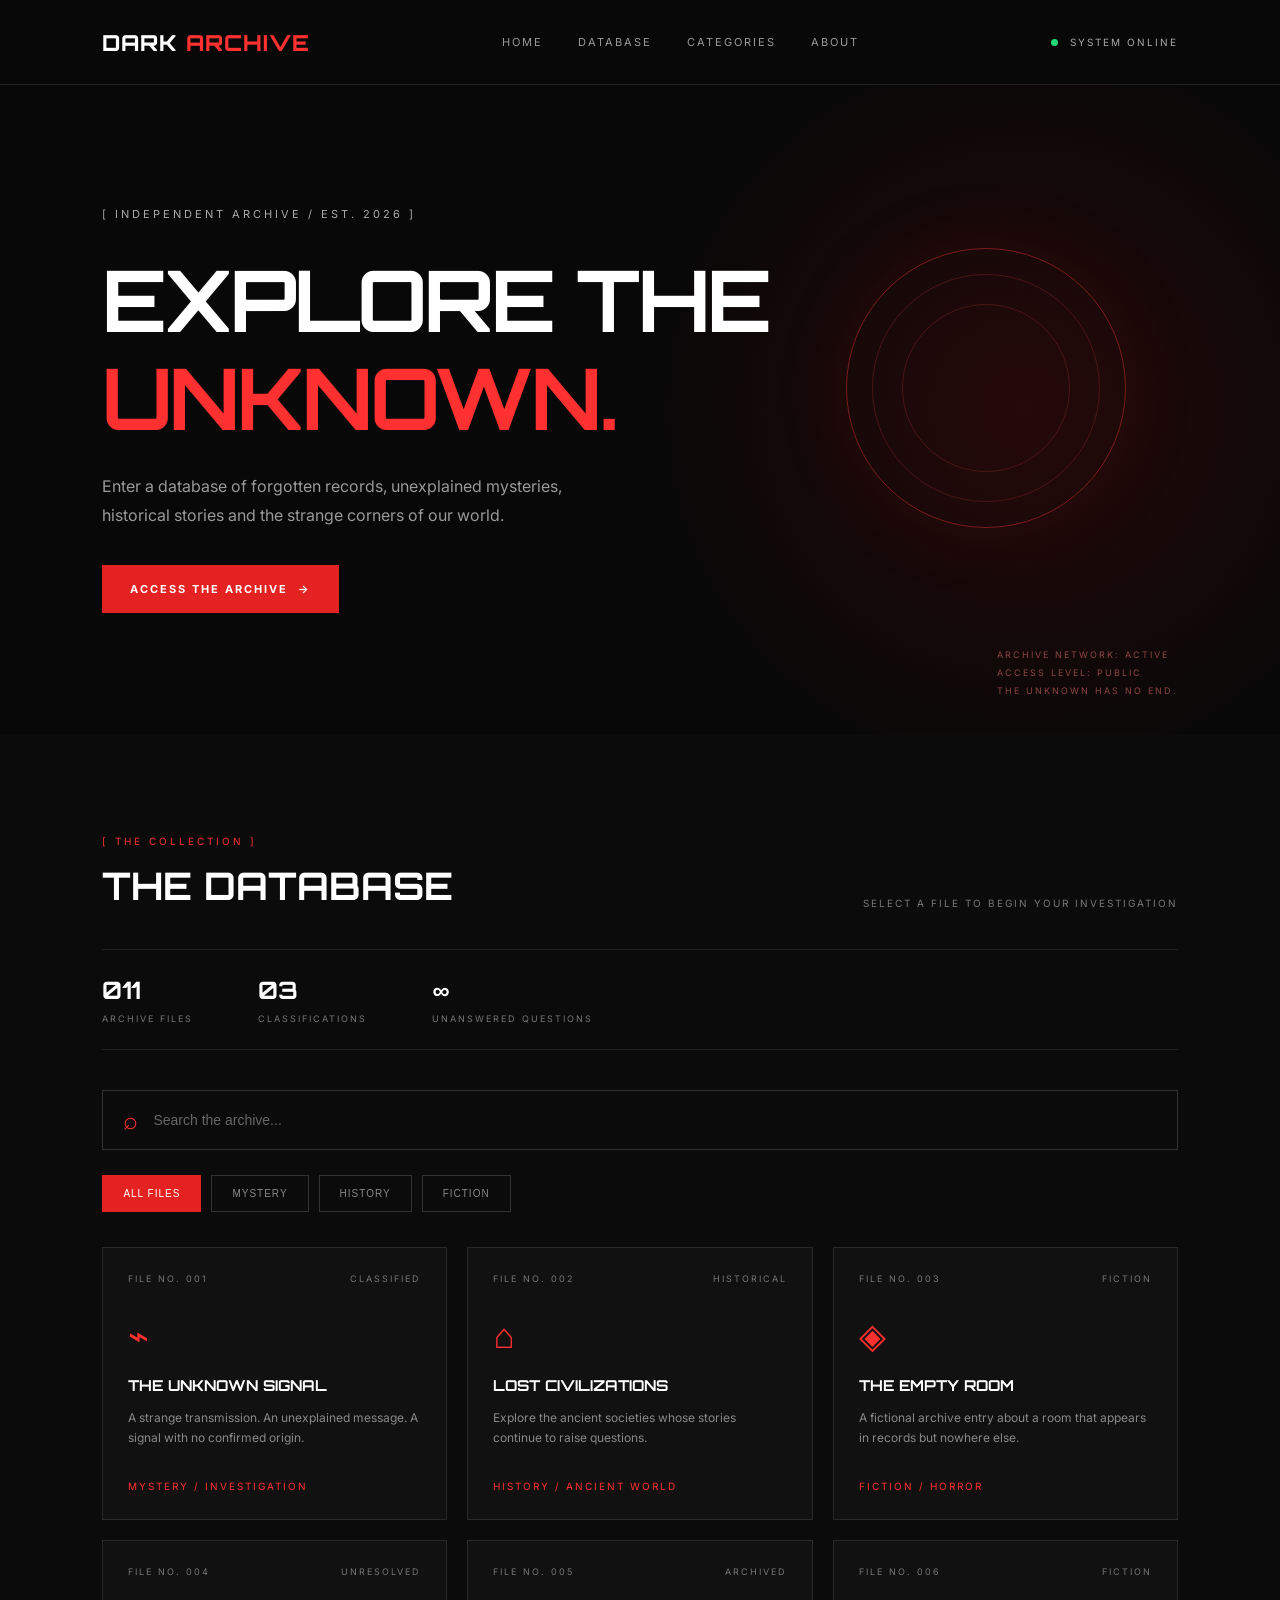
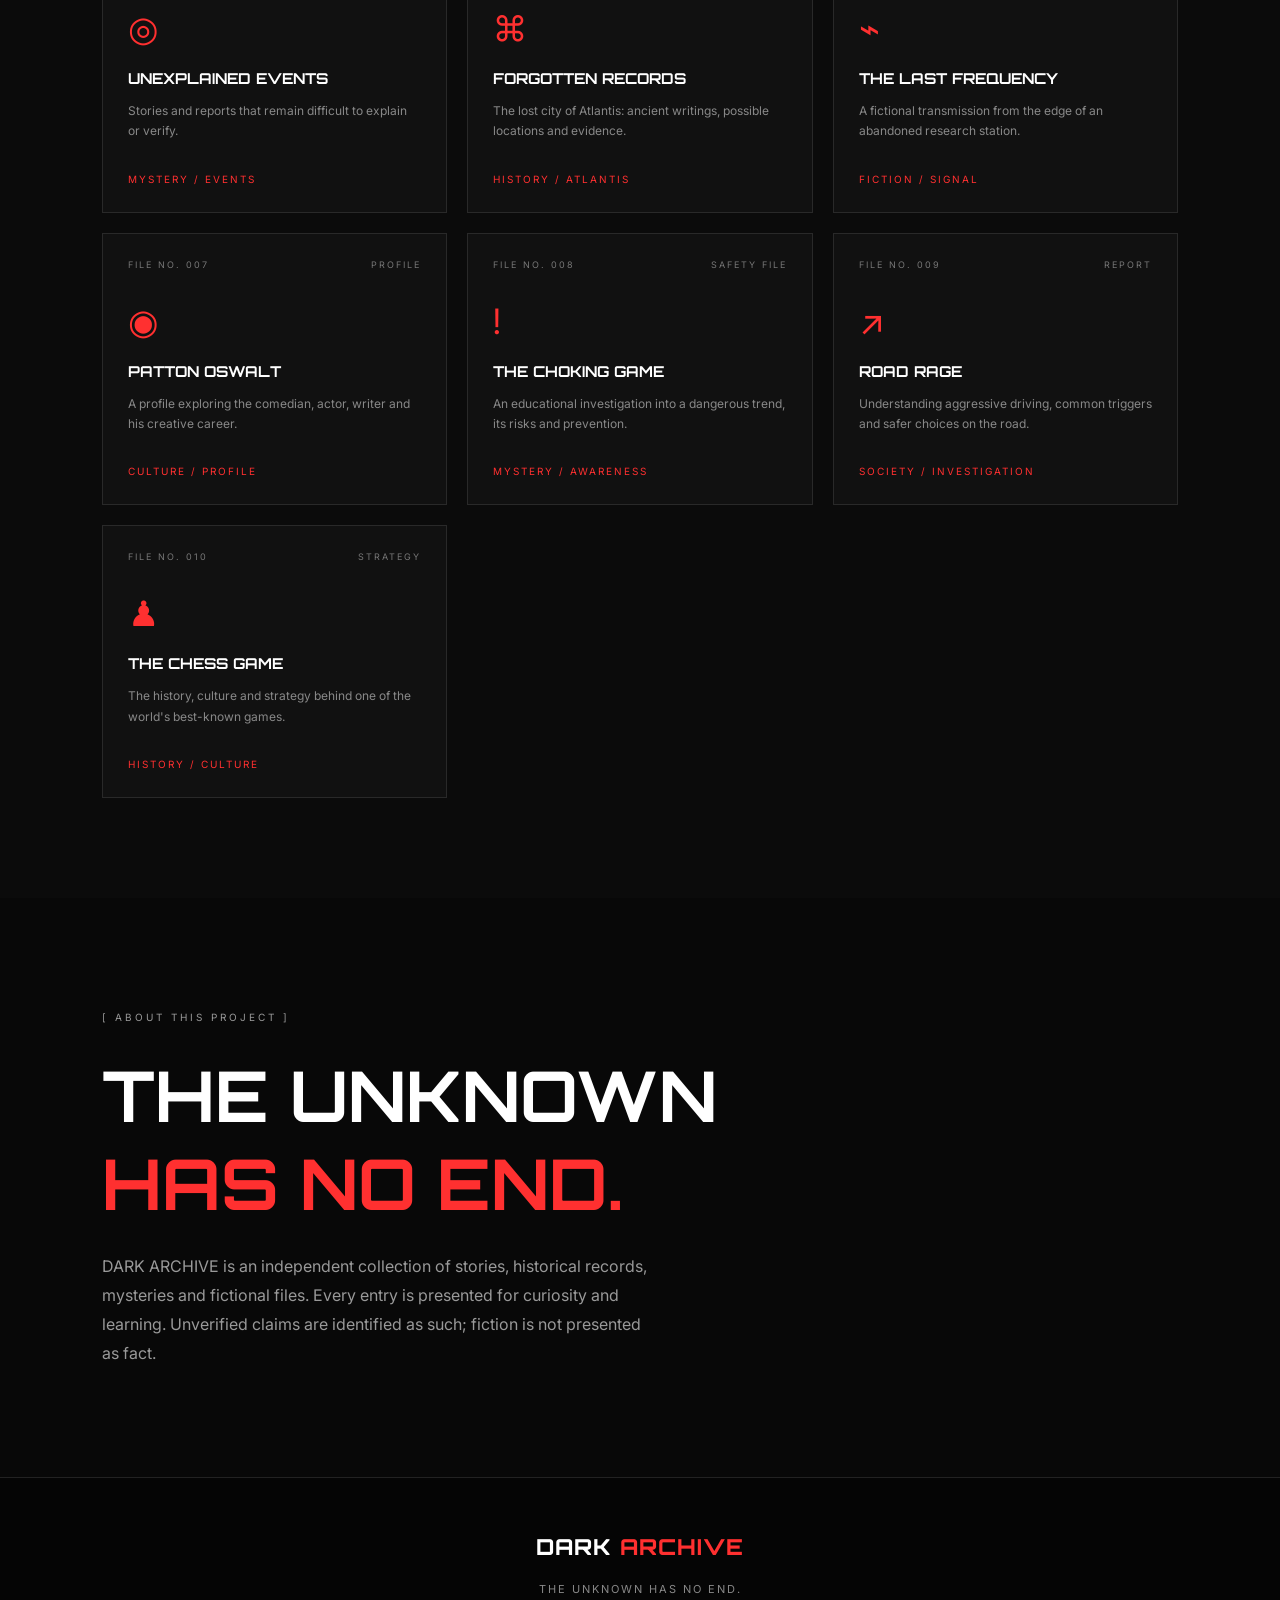
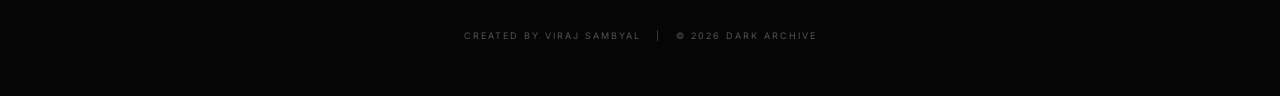
<file: index.html>
<!DOCTYPE html>
<html lang="en">
<head>
    <meta charset="UTF-8">
    <meta name="viewport" content="width=device-width, initial-scale=1.0">
    <title>DARK ARCHIVE | The Unknown Has No End</title>
    <link rel="stylesheet" href="style.css">
</head>
<body>

    <div class="loader" id="loader">
        <h1>DARK ARCHIVE</h1>
        <p>ACCESSING CLASSIFIED RECORDS...</p>
    </div>

    <header class="header">
        <a href="index.html" class="logo">DARK <span>ARCHIVE</span></a>

        <nav>
            <a href="#home">HOME</a>
            <a href="#database">DATABASE</a>
            <a href="#categories">CATEGORIES</a>
            <a href="#about">ABOUT</a>
        </nav>

        <div class="status"><span class="status-dot"></span> SYSTEM ONLINE</div>
    </header>

    <section class="hero" id="home">
        <div class="hero-content">
            <p class="hero-tag">[ INDEPENDENT ARCHIVE / EST. 2026 ]</p>
            <h1>EXPLORE THE <span>UNKNOWN.</span></h1>
            <p class="hero-description">
                Enter a database of forgotten records, unexplained mysteries,
                historical stories and the strange corners of our world.
            </p>
            <a href="#database" class="hero-btn">ACCESS THE ARCHIVE&nbsp; →</a>
        </div>

        <div class="hero-circle"></div>
        <div class="hero-coordinates">
            ARCHIVE NETWORK: ACTIVE<br>
            ACCESS LEVEL: PUBLIC<br>
            THE UNKNOWN HAS NO END.
        </div>
    </section>

    <section class="database" id="database">
        <div class="section-heading">
            <div>
                <p class="section-tag">[ THE COLLECTION ]</p>
                <h2>THE DATABASE</h2>
            </div>
            <p>SELECT A FILE TO BEGIN YOUR INVESTIGATION</p>
        </div>

        <div class="database-stats">
            <div><h3>011</h3><p>ARCHIVE FILES</p></div>
            <div><h3>03</h3><p>CLASSIFICATIONS</p></div>
            <div><h3>∞</h3><p>UNANSWERED QUESTIONS</p></div>
        </div>

        <div class="search-box">
            <span>⌕</span>
            <input type="text" id="searchInput" placeholder="Search the archive..." aria-label="Search the archive">
        </div>

        <div class="filters" id="categories">
            <button class="filter active" data-filter="all">ALL FILES</button>
            <button class="filter" data-filter="mystery">MYSTERY</button>
            <button class="filter" data-filter="history">HISTORY</button>
            <button class="filter" data-filter="fiction">FICTION</button>
        </div>

        <div class="archive-grid" id="archiveGrid">
            <a href="whats-new/unknown-signal.html" class="archive-card" data-category="mystery">
                <div class="card-number"><span>FILE NO. 001</span><span>CLASSIFIED</span></div>
                <div class="card-icon">⌁</div>
                <h3>THE UNKNOWN SIGNAL</h3>
                <p>A strange transmission. An unexplained message. A signal with no confirmed origin.</p>
                <span class="card-category">MYSTERY / INVESTIGATION</span>
            </a>

            <a href="whats-new/lost-civilizations.html" class="archive-card" data-category="history">
                <div class="card-number"><span>FILE NO. 002</span><span>HISTORICAL</span></div>
                <div class="card-icon">⌂</div>
                <h3>LOST CIVILIZATIONS</h3>
                <p>Explore the ancient societies whose stories continue to raise questions.</p>
                <span class="card-category">HISTORY / ANCIENT WORLD</span>
            </a>

            <a href="whats-new/empty-room.html" class="archive-card" data-category="fiction">
                <div class="card-number"><span>FILE NO. 003</span><span>FICTION</span></div>
                <div class="card-icon">◈</div>
                <h3>THE EMPTY ROOM</h3>
                <p>A fictional archive entry about a room that appears in records but nowhere else.</p>
                <span class="card-category">FICTION / HORROR</span>
            </a>

            <a href="whats-new/unexplained-events.html" class="archive-card" data-category="mystery">
                <div class="card-number"><span>FILE NO. 004</span><span>UNRESOLVED</span></div>
                <div class="card-icon">◎</div>
                <h3>UNEXPLAINED EVENTS</h3>
                <p>Stories and reports that remain difficult to explain or verify.</p>
                <span class="card-category">MYSTERY / EVENTS</span>
            </a>

            <a href="whats-new/forgotten-records.html" class="archive-card" data-category="history">
                <div class="card-number"><span>FILE NO. 005</span><span>ARCHIVED</span></div>
                <div class="card-icon">⌘</div>
                <h3>FORGOTTEN RECORDS</h3>
                <p>The lost city of Atlantis: ancient writings, possible locations and evidence.</p>
                <span class="card-category">HISTORY / ATLANTIS</span>
            </a>

            <a href="whats-new/last-frequency.html" class="archive-card" data-category="fiction">
                <div class="card-number"><span>FILE NO. 006</span><span>FICTION</span></div>
                <div class="card-icon">⌁</div>
                <h3>THE LAST FREQUENCY</h3>
                <p>A fictional transmission from the edge of an abandoned research station.</p>
                <span class="card-category">FICTION / SIGNAL</span>
            </a>

            <a href="whats-new/patton-oswalt.html" class="archive-card" data-category="history">
                <div class="card-number"><span>FILE NO. 007</span><span>PROFILE</span></div>
                <div class="card-icon">◉</div>
                <h3>PATTON OSWALT</h3>
                <p>A profile exploring the comedian, actor, writer and his creative career.</p>
                <span class="card-category">CULTURE / PROFILE</span>
            </a>

            <a href="whats-new/the-choking-game.html" class="archive-card" data-category="mystery">
                <div class="card-number"><span>FILE NO. 008</span><span>SAFETY FILE</span></div>
                <div class="card-icon">!</div>
                <h3>THE CHOKING GAME</h3>
                <p>An educational investigation into a dangerous trend, its risks and prevention.</p>
                <span class="card-category">MYSTERY / AWARENESS</span>
            </a>

            <a href="whats-new/road-rage.html" class="archive-card" data-category="mystery">
                <div class="card-number"><span>FILE NO. 009</span><span>REPORT</span></div>
                <div class="card-icon">↗</div>
                <h3>ROAD RAGE</h3>
                <p>Understanding aggressive driving, common triggers and safer choices on the road.</p>
                <span class="card-category">SOCIETY / INVESTIGATION</span>
            </a>

            <a href="whats-new/chess.html" class="archive-card" data-category="history">
                <div class="card-number"><span>FILE NO. 010</span><span>STRATEGY</span></div>
                <div class="card-icon">♟</div>
                <h3>THE CHESS GAME</h3>
                <p>The history, culture and strategy behind one of the world's best-known games.</p>
                <span class="card-category">HISTORY / CULTURE</span>
            </a>
        </div>

        <div class="no-results" id="noResults">NO MATCHING FILES FOUND.</div>
    </section>

    <section class="about" id="about">
        <p class="section-tag">[ ABOUT THIS PROJECT ]</p>
        <h2>THE UNKNOWN<br><span>HAS NO END.</span></h2>
        <p>
            DARK ARCHIVE is an independent collection of stories, historical
            records, mysteries and fictional files. Every entry is presented
            for curiosity and learning. Unverified claims are identified as
            such; fiction is not presented as fact.
        </p>
    </section>

    <footer class="footer">
        <a href="index.html" class="logo">DARK <span>ARCHIVE</span></a>
        <p>THE UNKNOWN HAS NO END.</p>
        <small>CREATED BY VIRAJ SAMBYAL &nbsp; | &nbsp; © 2026 DARK ARCHIVE</small>
    </footer>

    <script src="script.js"></script>
</body>
</html>
</file>
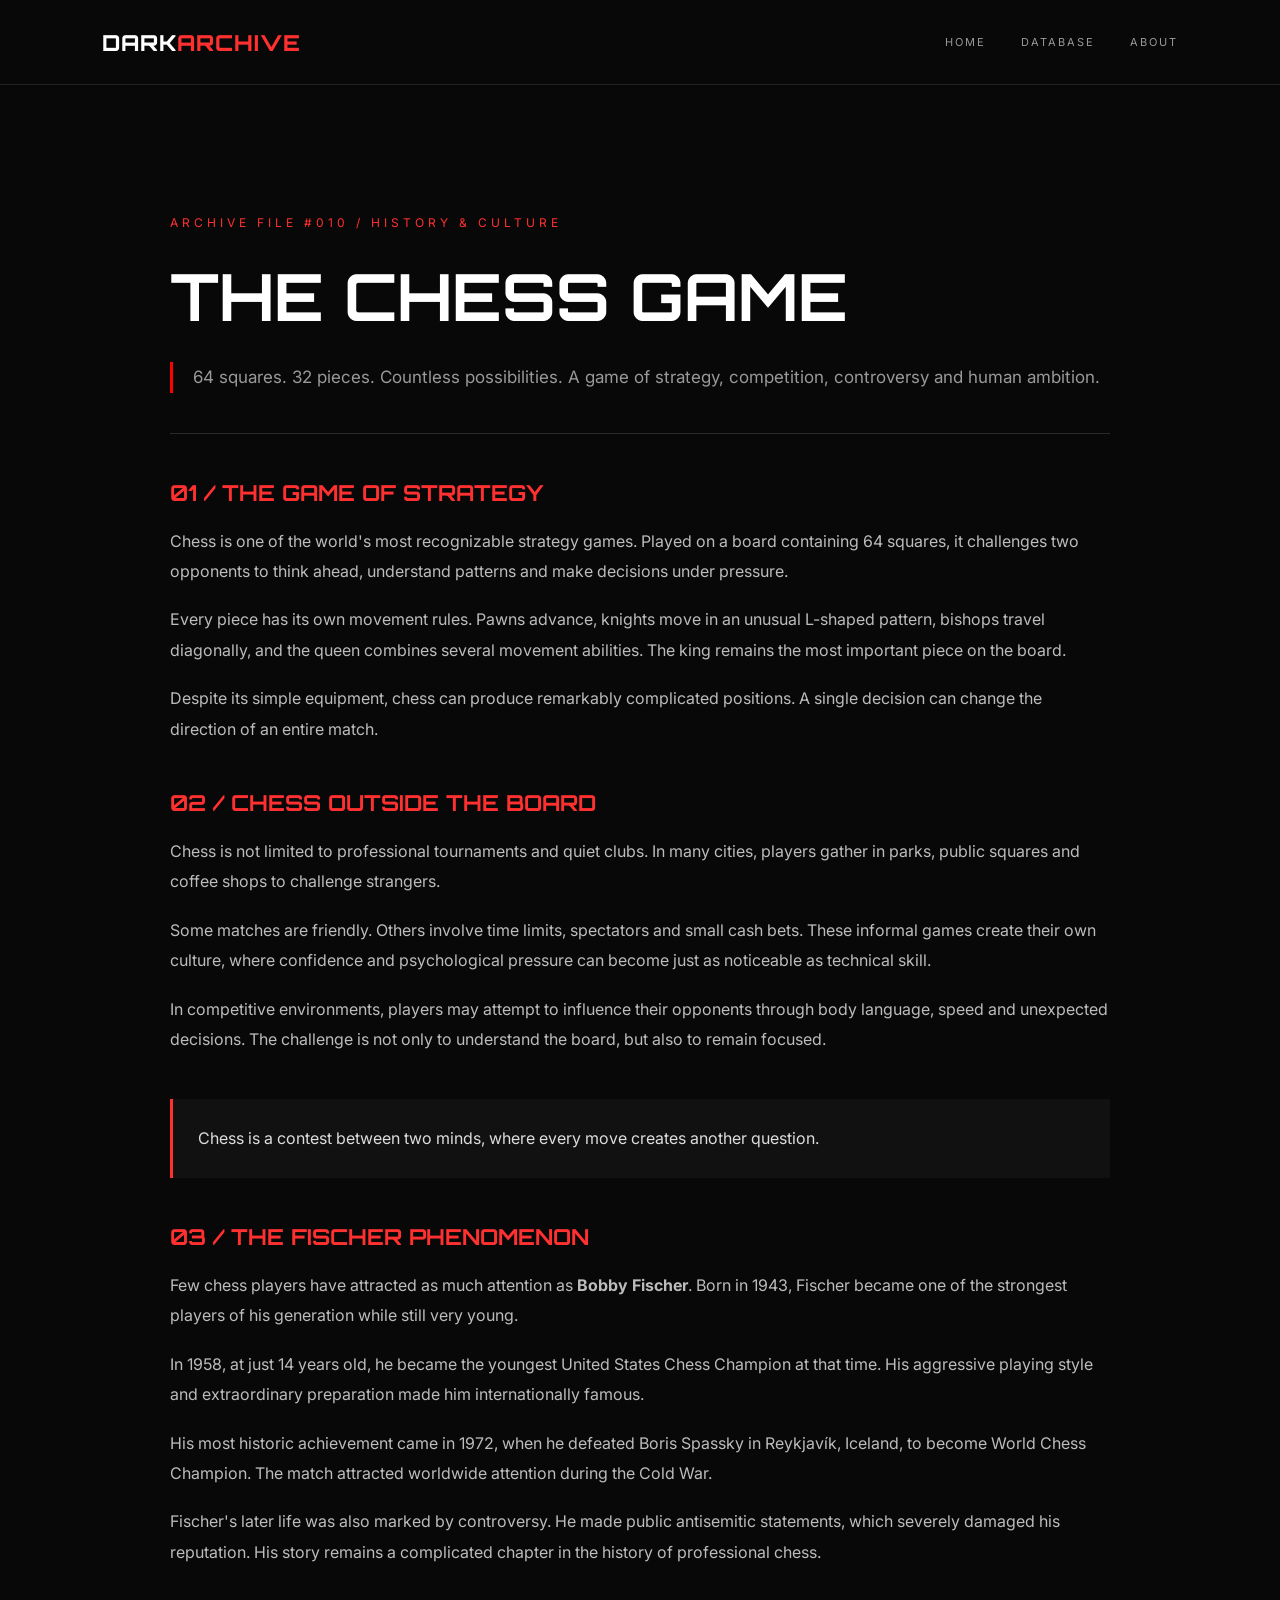
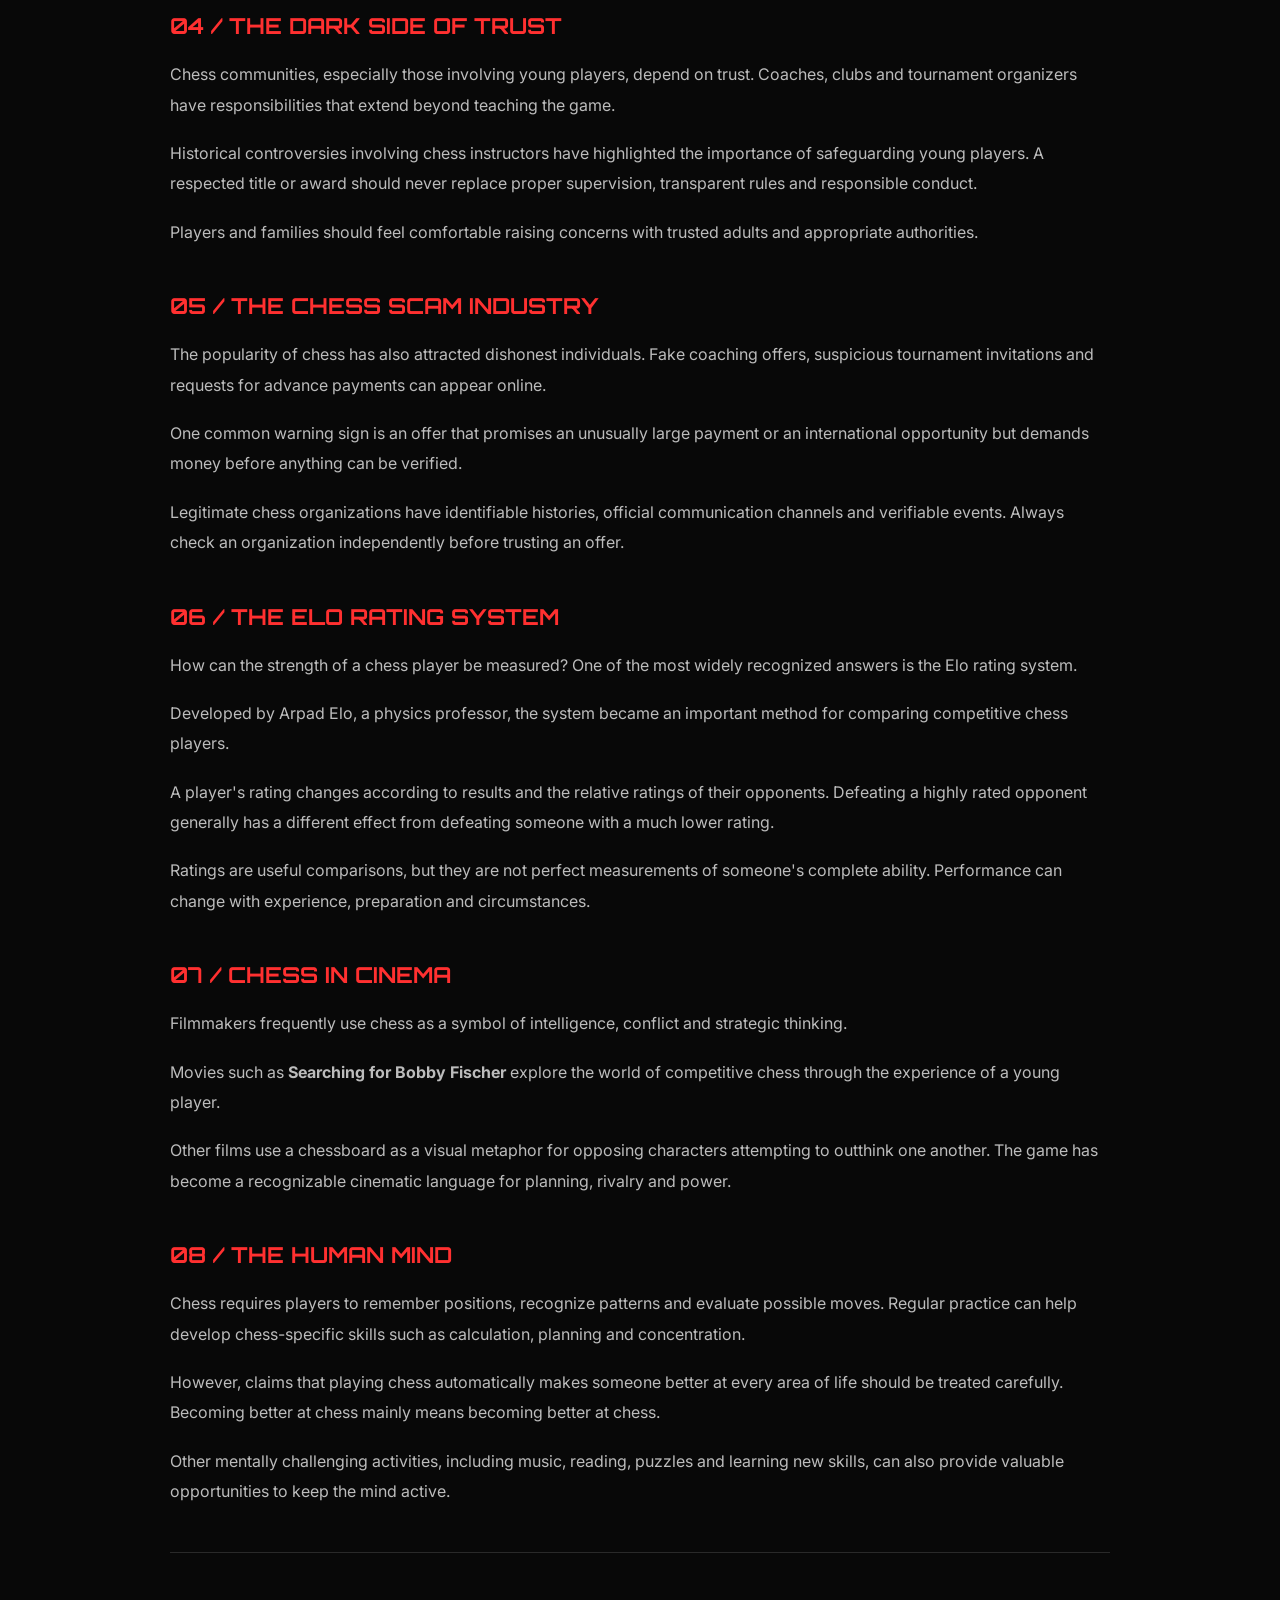
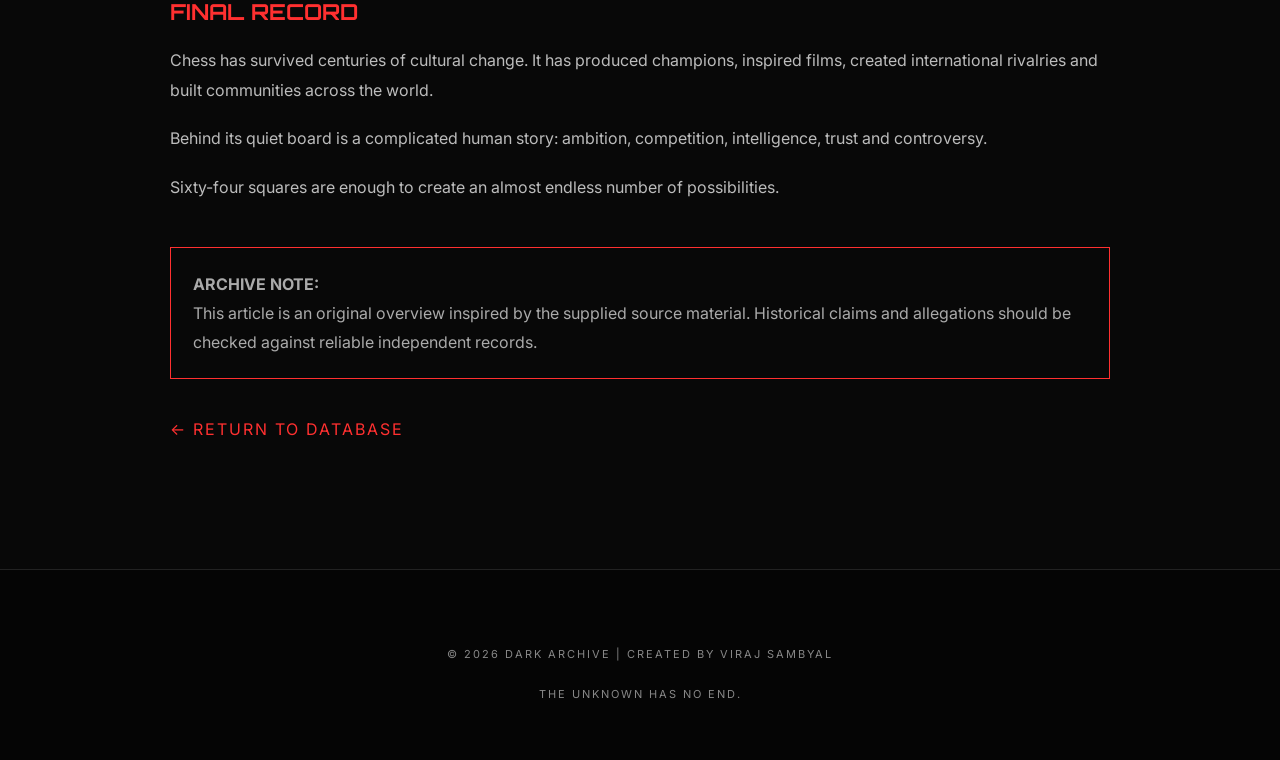
<file: chess.html>
<!DOCTYPE html>
<html lang="en">
<head>
<meta charset="UTF-8">
<meta name="viewport" content="width=device-width, initial-scale=1.0">

<title>THE CHESS GAME | DARK ARCHIVE</title>

<link rel="stylesheet" href="../style.css">

<style>
.article-container {
    max-width: 1000px;
    margin: 100px auto;
    padding: 30px;
}

.article-label {
    color: #ff3030;
    letter-spacing: 4px;
    font-size: 12px;
}

.article-title {
    font-family: 'Orbitron', sans-serif;
    font-size: clamp(35px, 6vw, 65px);
    margin: 25px 0;
    color: white;
}

.article-subtitle {
    color: #999;
    font-size: 17px;
    line-height: 1.8;
    border-left: 3px solid red;
    padding-left: 20px;
}

.article-divider {
    border: none;
    border-top: 1px solid #292929;
    margin: 40px 0;
}

.article-section {
    margin: 45px 0;
}

.article-section h2 {
    color: #ff3030;
    font-family: 'Orbitron', sans-serif;
    font-size: 22px;
    margin-bottom: 20px;
}

.article-section p {
    color: #bcbcbc;
    font-size: 16px;
    line-height: 1.9;
    margin-bottom: 18px;
}

.article-quote {
    background: #111;
    border-left: 3px solid #ff3030;
    padding: 25px;
    margin: 30px 0;
    color: #ddd;
    line-height: 1.8;
}

.article-warning {
    border: 1px solid #ff3030;
    padding: 22px;
    margin-top: 40px;
    color: #aaa;
    line-height: 1.8;
}

.back-link {
    display: inline-block;
    margin-top: 40px;
    color: #ff3030;
    text-decoration: none;
    letter-spacing: 2px;
}

.back-link:hover {
    color: white;
}
</style>
</head>

<body>

<header class="header">
    <div class="logo">DARK<span>ARCHIVE</span></div>

    <nav>
        <a href="../index.html">HOME</a>
        <a href="../index.html#database">DATABASE</a>
        <a href="../index.html#about">ABOUT</a>
    </nav>
</header>

<main class="article-container">

    <div class="article-label">ARCHIVE FILE #010 / HISTORY & CULTURE</div>

    <h1 class="article-title">THE CHESS GAME</h1>

    <p class="article-subtitle">
        64 squares. 32 pieces. Countless possibilities.
        A game of strategy, competition, controversy and human ambition.
    </p>

    <hr class="article-divider">

    <section class="article-section">
        <h2>01 / THE GAME OF STRATEGY</h2>

        <p>
            Chess is one of the world's most recognizable strategy games.
            Played on a board containing 64 squares, it challenges two
            opponents to think ahead, understand patterns and make
            decisions under pressure.
        </p>

        <p>
            Every piece has its own movement rules. Pawns advance,
            knights move in an unusual L-shaped pattern, bishops travel
            diagonally, and the queen combines several movement abilities.
            The king remains the most important piece on the board.
        </p>

        <p>
            Despite its simple equipment, chess can produce remarkably
            complicated positions. A single decision can change the
            direction of an entire match.
        </p>
    </section>

    <section class="article-section">
        <h2>02 / CHESS OUTSIDE THE BOARD</h2>

        <p>
            Chess is not limited to professional tournaments and quiet
            clubs. In many cities, players gather in parks, public squares
            and coffee shops to challenge strangers.
        </p>

        <p>
            Some matches are friendly. Others involve time limits,
            spectators and small cash bets. These informal games create
            their own culture, where confidence and psychological
            pressure can become just as noticeable as technical skill.
        </p>

        <p>
            In competitive environments, players may attempt to influence
            their opponents through body language, speed and unexpected
            decisions. The challenge is not only to understand the board,
            but also to remain focused.
        </p>
    </section>

    <div class="article-quote">
        Chess is a contest between two minds, where every move creates
        another question.
    </div>

    <section class="article-section">
        <h2>03 / THE FISCHER PHENOMENON</h2>

        <p>
            Few chess players have attracted as much attention as
            <strong>Bobby Fischer</strong>.
            Born in 1943, Fischer became one of the strongest players
            of his generation while still very young.
        </p>

        <p>
            In 1958, at just 14 years old, he became the youngest
            United States Chess Champion at that time. His aggressive
            playing style and extraordinary preparation made him
            internationally famous.
        </p>

        <p>
            His most historic achievement came in 1972, when he defeated
            Boris Spassky in Reykjavík, Iceland, to become World Chess
            Champion. The match attracted worldwide attention during
            the Cold War.
        </p>

        <p>
            Fischer's later life was also marked by controversy.
            He made public antisemitic statements, which severely
            damaged his reputation. His story remains a complicated
            chapter in the history of professional chess.
        </p>
    </section>

    <section class="article-section">
        <h2>04 / THE DARK SIDE OF TRUST</h2>

        <p>
            Chess communities, especially those involving young players,
            depend on trust. Coaches, clubs and tournament organizers
            have responsibilities that extend beyond teaching the game.
        </p>

        <p>
            Historical controversies involving chess instructors have
            highlighted the importance of safeguarding young players.
            A respected title or award should never replace proper
            supervision, transparent rules and responsible conduct.
        </p>

        <p>
            Players and families should feel comfortable raising concerns
            with trusted adults and appropriate authorities.
        </p>
    </section>

    <section class="article-section">
        <h2>05 / THE CHESS SCAM INDUSTRY</h2>

        <p>
            The popularity of chess has also attracted dishonest
            individuals. Fake coaching offers, suspicious tournament
            invitations and requests for advance payments can appear
            online.
        </p>

        <p>
            One common warning sign is an offer that promises an
            unusually large payment or an international opportunity
            but demands money before anything can be verified.
        </p>

        <p>
            Legitimate chess organizations have identifiable histories,
            official communication channels and verifiable events.
            Always check an organization independently before trusting
            an offer.
        </p>
    </section>

    <section class="article-section">
        <h2>06 / THE ELO RATING SYSTEM</h2>

        <p>
            How can the strength of a chess player be measured?
            One of the most widely recognized answers is the Elo
            rating system.
        </p>

        <p>
            Developed by Arpad Elo, a physics professor, the system
            became an important method for comparing competitive
            chess players.
        </p>

        <p>
            A player's rating changes according to results and the
            relative ratings of their opponents. Defeating a highly
            rated opponent generally has a different effect from
            defeating someone with a much lower rating.
        </p>

        <p>
            Ratings are useful comparisons, but they are not perfect
            measurements of someone's complete ability. Performance
            can change with experience, preparation and circumstances.
        </p>
    </section>

    <section class="article-section">
        <h2>07 / CHESS IN CINEMA</h2>

        <p>
            Filmmakers frequently use chess as a symbol of intelligence,
            conflict and strategic thinking.
        </p>

        <p>
            Movies such as <strong>Searching for Bobby Fischer</strong>
            explore the world of competitive chess through the experience
            of a young player.
        </p>

        <p>
            Other films use a chessboard as a visual metaphor for
            opposing characters attempting to outthink one another.
            The game has become a recognizable cinematic language
            for planning, rivalry and power.
        </p>
    </section>

    <section class="article-section">
        <h2>08 / THE HUMAN MIND</h2>

        <p>
            Chess requires players to remember positions, recognize
            patterns and evaluate possible moves. Regular practice
            can help develop chess-specific skills such as calculation,
            planning and concentration.
        </p>

        <p>
            However, claims that playing chess automatically makes
            someone better at every area of life should be treated
            carefully. Becoming better at chess mainly means
            becoming better at chess.
        </p>

        <p>
            Other mentally challenging activities, including music,
            reading, puzzles and learning new skills, can also provide
            valuable opportunities to keep the mind active.
        </p>
    </section>

    <hr class="article-divider">

    <section class="article-section">
        <h2>FINAL RECORD</h2>

        <p>
            Chess has survived centuries of cultural change. It has
            produced champions, inspired films, created international
            rivalries and built communities across the world.
        </p>

        <p>
            Behind its quiet board is a complicated human story:
            ambition, competition, intelligence, trust and controversy.
        </p>

        <p>
            Sixty-four squares are enough to create an almost endless
            number of possibilities.
        </p>
    </section>

    <div class="article-warning">
        <strong>ARCHIVE NOTE:</strong><br>
        This article is an original overview inspired by the supplied
        source material. Historical claims and allegations should be
        checked against reliable independent records.
    </div>

    <a href="../index.html" class="back-link">
        ← RETURN TO DATABASE
    </a>

</main>

<footer class="footer">
    <p>© 2026 DARK ARCHIVE | CREATED BY VIRAJ SAMBYAL</p>
    <p>THE UNKNOWN HAS NO END.</p>
</footer>

</body>
</html>
</file>
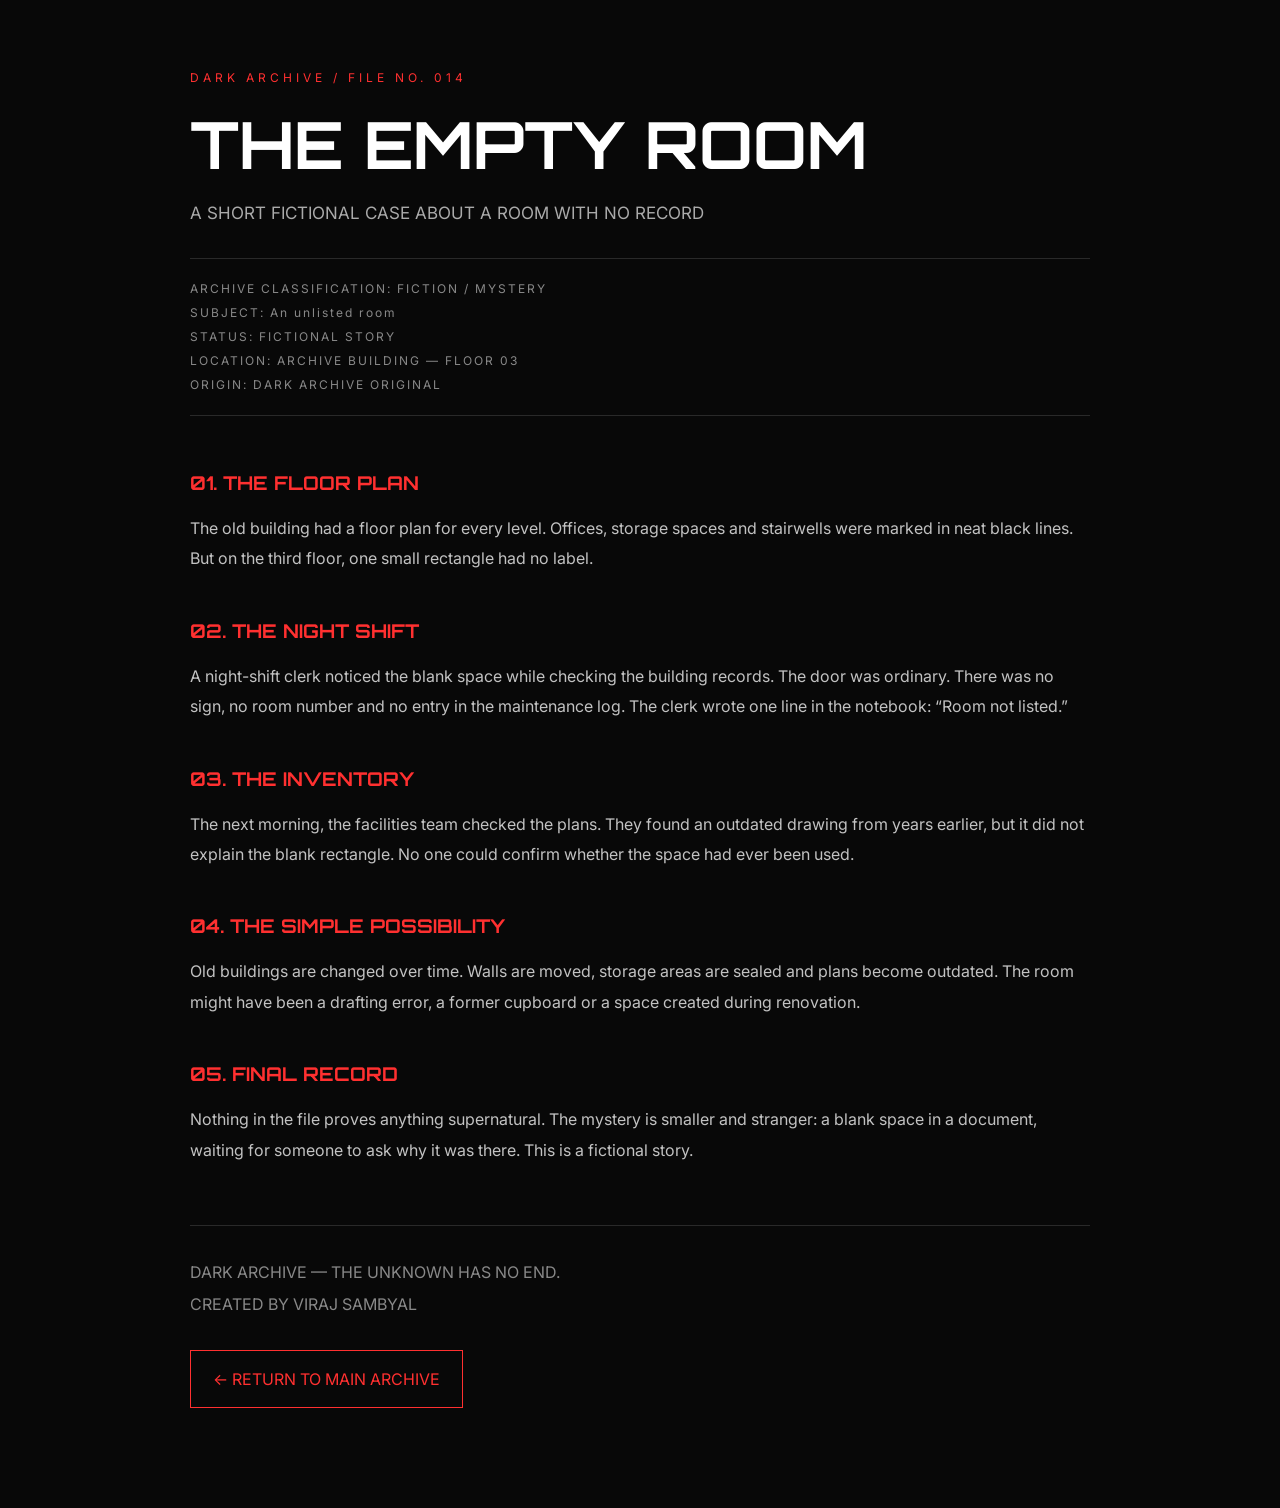
<file: empty-room.html>
<!DOCTYPE html>
<html lang="en"><head><meta charset="UTF-8"><meta name="viewport" content="width=device-width, initial-scale=1.0"><title>THE EMPTY ROOM | DARK ARCHIVE</title><link rel="stylesheet" href="../style.css"><style>
.article-container{max-width:950px;margin:auto;padding:70px 25px 100px}.article-label{color:#ff3030;letter-spacing:4px;font-size:12px;margin-bottom:20px}.article-title{font-family:'Orbitron',sans-serif;font-size:clamp(32px,6vw,65px);line-height:1.2;margin-bottom:20px}.article-subtitle{color:#aaa;font-size:17px;margin-bottom:35px}.article-meta{border-top:1px solid #292929;border-bottom:1px solid #292929;padding:18px 0;margin-bottom:55px;color:#888;font-size:12px;letter-spacing:2px;line-height:2}.article-section{margin-bottom:45px}.article-section h2{color:#ff3030;font-family:'Orbitron',sans-serif;font-size:19px;margin-bottom:18px}.article-section p{color:#c2c2c2;font-size:16px;line-height:1.9;margin-bottom:16px}.article-footer{border-top:1px solid #292929;padding-top:30px;margin-top:60px;color:#888;line-height:2}.back-button{display:inline-block;margin-top:30px;color:#ff3030;text-decoration:none;border:1px solid #ff3030;padding:12px 22px;transition:.3s}.back-button:hover{background:#ff3030;color:white}@media(max-width:600px){.article-container{padding:45px 20px 70px}.article-section p{font-size:15px}}
</style></head><body><main class="article-container"><div class="article-label">DARK ARCHIVE / FILE NO. 014</div><h1 class="article-title">THE EMPTY ROOM</h1><p class="article-subtitle">A SHORT FICTIONAL CASE ABOUT A ROOM WITH NO RECORD</p><div class="article-meta">ARCHIVE CLASSIFICATION: FICTION / MYSTERY<br>SUBJECT: An unlisted room<br>STATUS: FICTIONAL STORY<br>LOCATION: ARCHIVE BUILDING — FLOOR 03<br>ORIGIN: DARK ARCHIVE ORIGINAL</div><section class="article-section"><h2>01. THE FLOOR PLAN</h2><p>The old building had a floor plan for every level. Offices, storage spaces and stairwells were marked in neat black lines. But on the third floor, one small rectangle had no label.</p></section>
<section class="article-section"><h2>02. THE NIGHT SHIFT</h2><p>A night-shift clerk noticed the blank space while checking the building records. The door was ordinary. There was no sign, no room number and no entry in the maintenance log. The clerk wrote one line in the notebook: “Room not listed.”</p></section>
<section class="article-section"><h2>03. THE INVENTORY</h2><p>The next morning, the facilities team checked the plans. They found an outdated drawing from years earlier, but it did not explain the blank rectangle. No one could confirm whether the space had ever been used.</p></section>
<section class="article-section"><h2>04. THE SIMPLE POSSIBILITY</h2><p>Old buildings are changed over time. Walls are moved, storage areas are sealed and plans become outdated. The room might have been a drafting error, a former cupboard or a space created during renovation.</p></section>
<section class="article-section"><h2>05. FINAL RECORD</h2><p>Nothing in the file proves anything supernatural. The mystery is smaller and stranger: a blank space in a document, waiting for someone to ask why it was there. This is a fictional story.</p></section><div class="article-footer">DARK ARCHIVE — THE UNKNOWN HAS NO END.<br>CREATED BY VIRAJ SAMBYAL<br><a class="back-button" href="../index.html">← RETURN TO MAIN ARCHIVE</a></div></main></body></html>
</file>
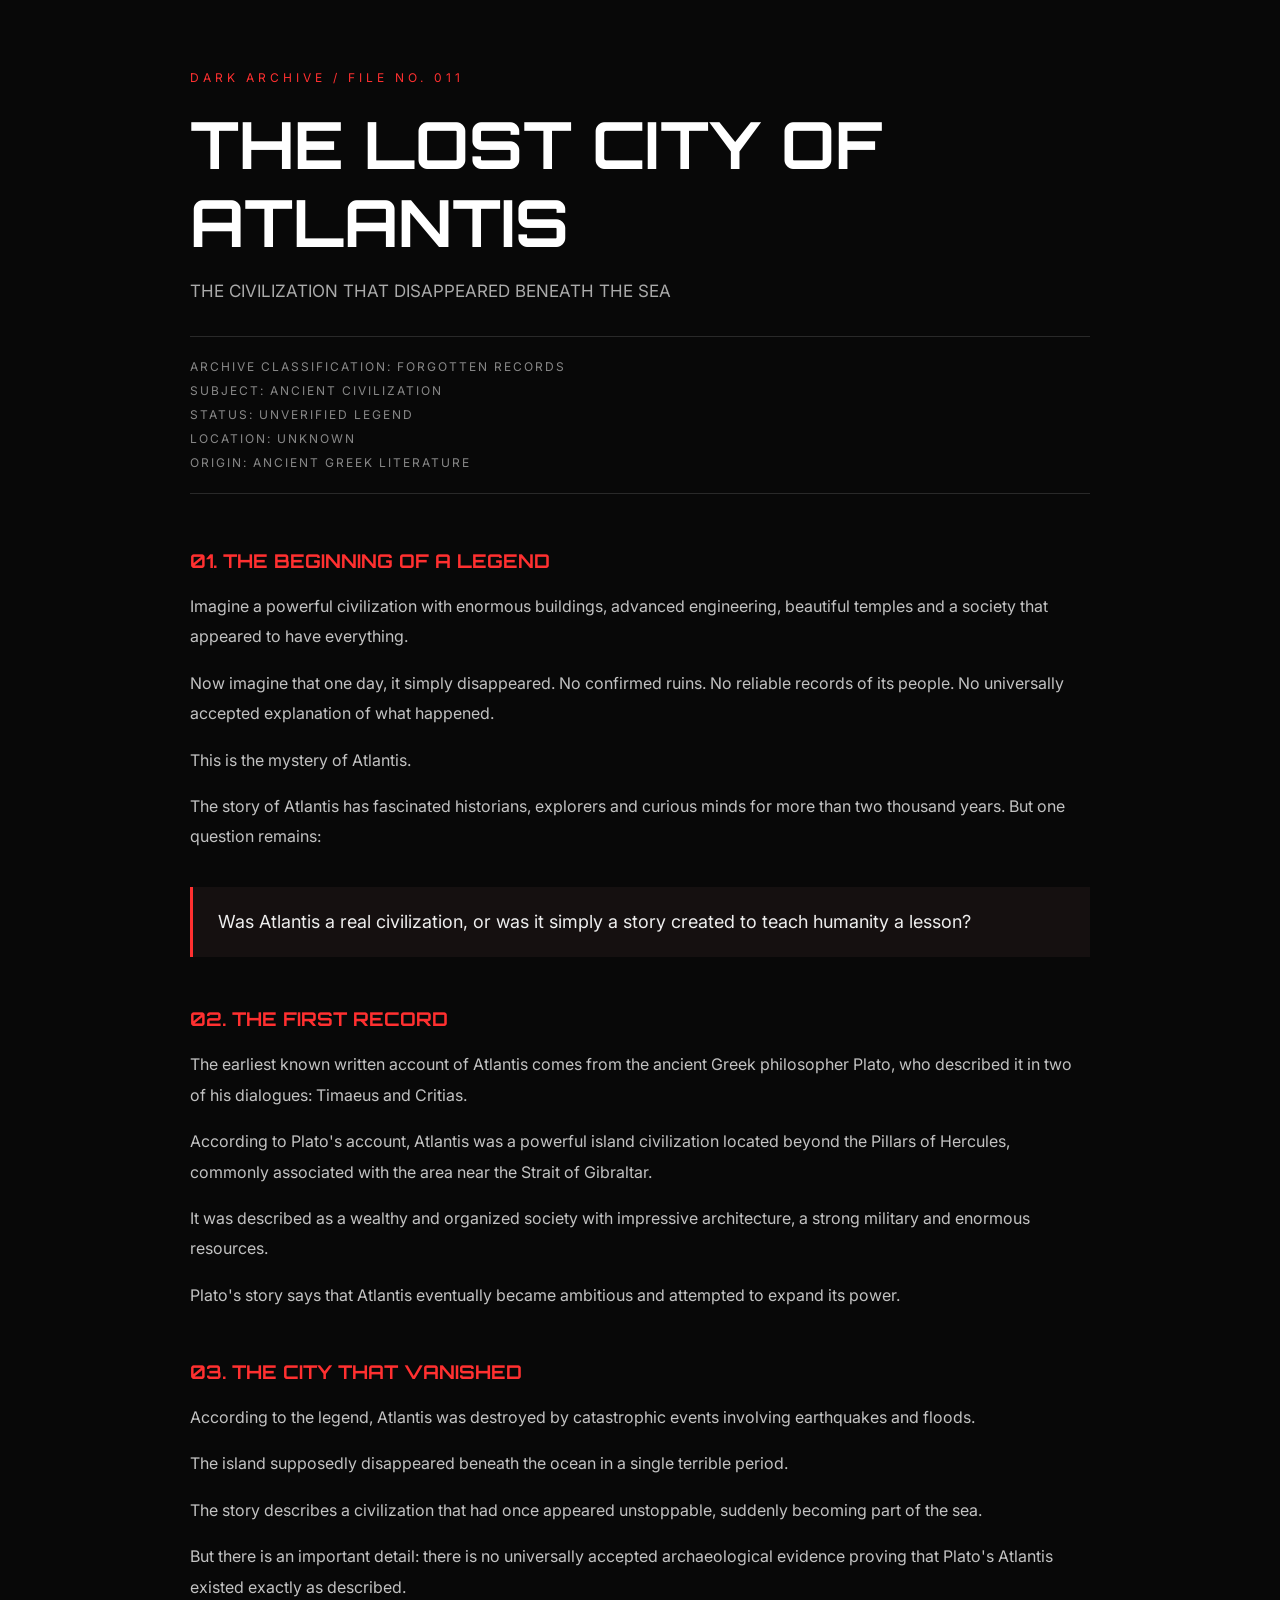
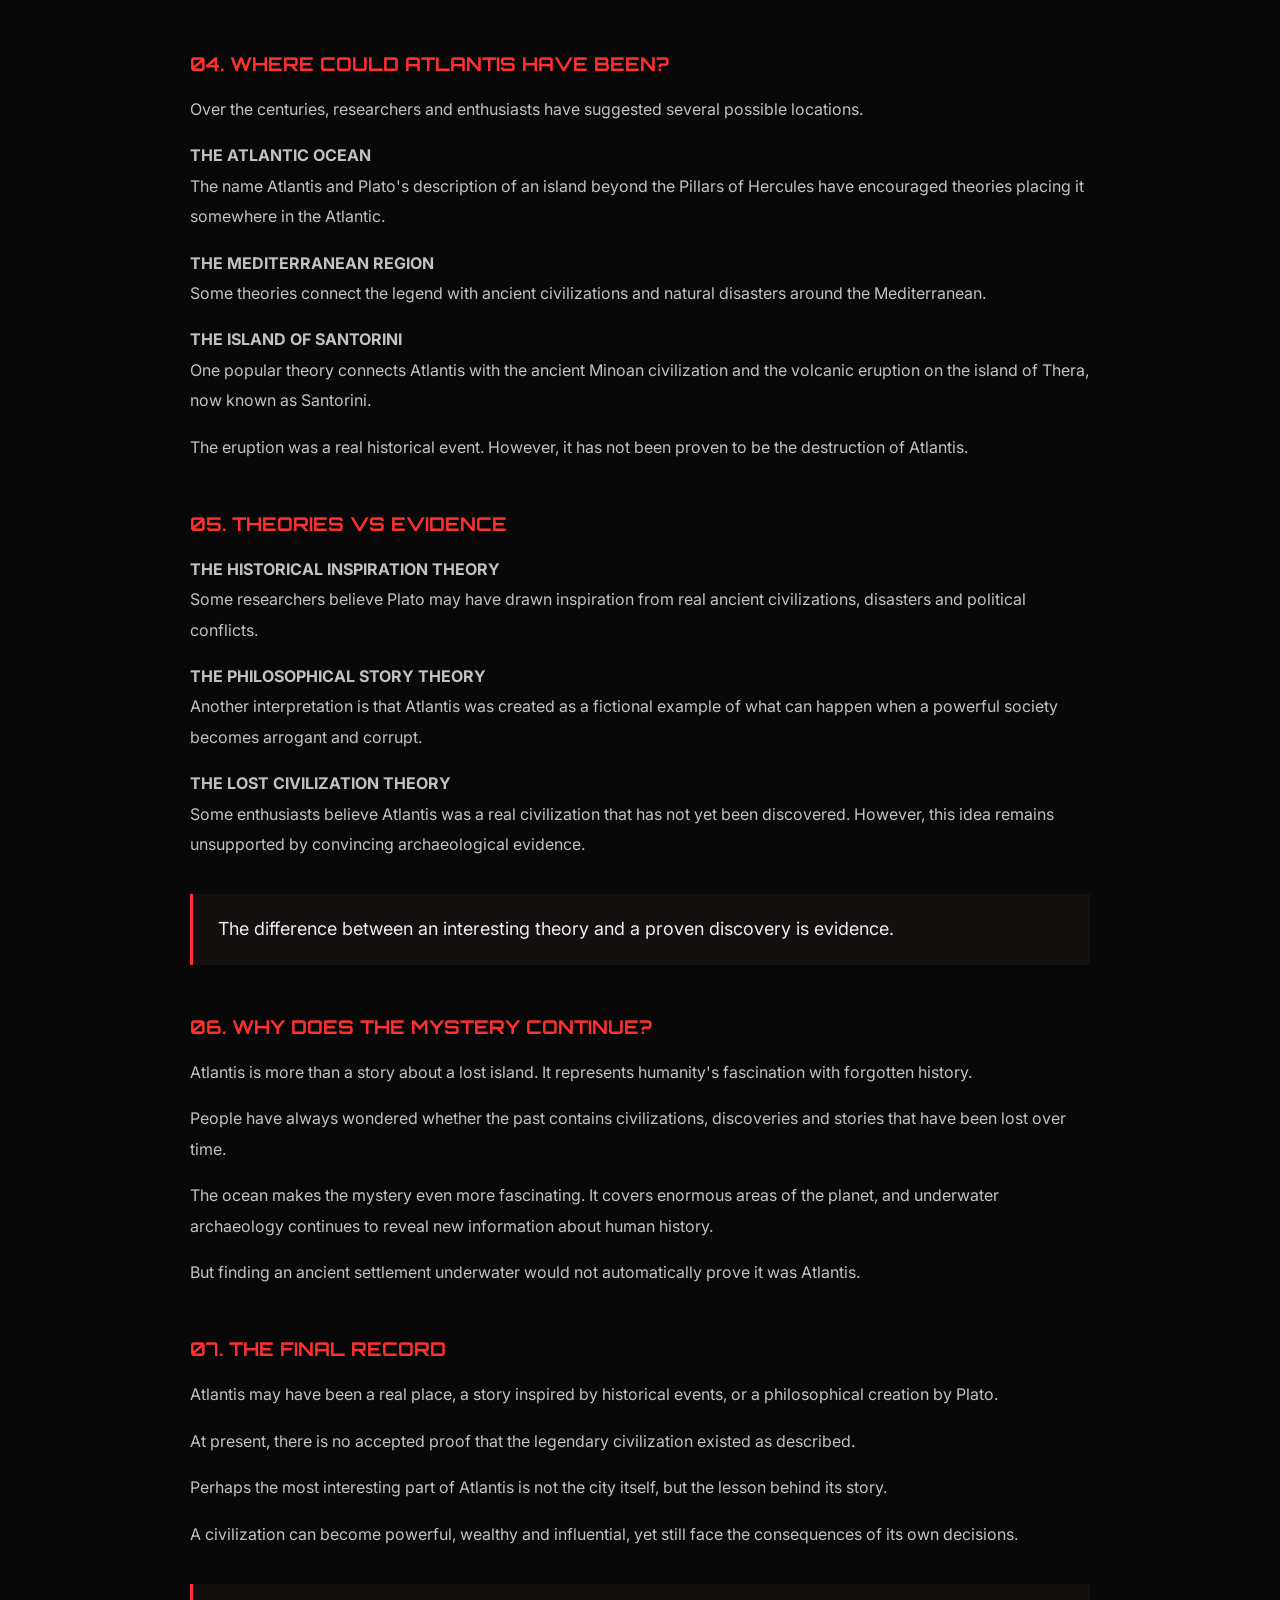
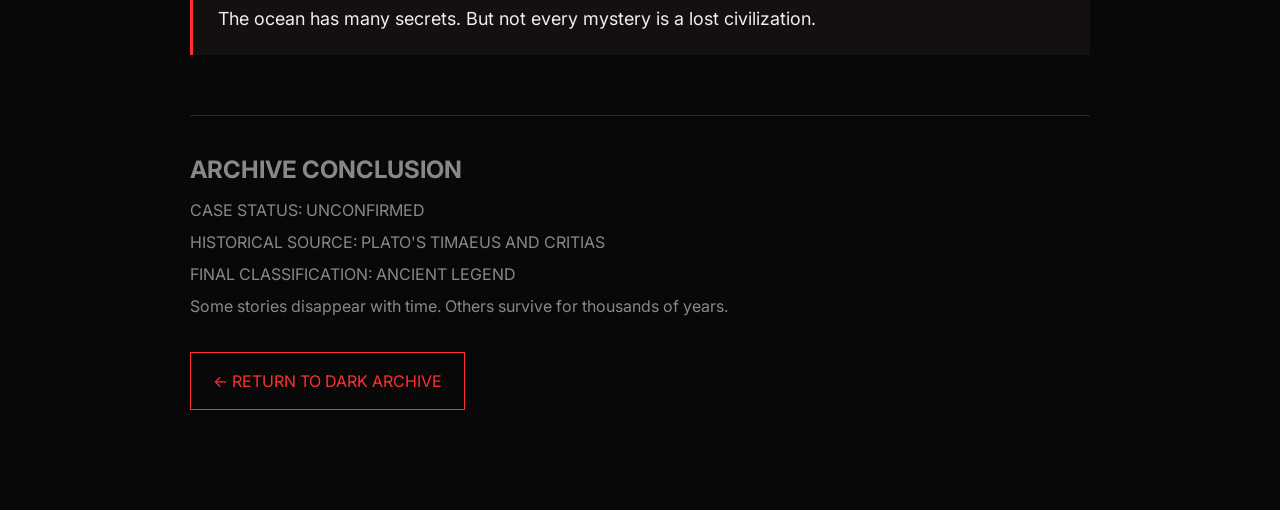
<file: forgotten-records.html>
<!DOCTYPE html>
<html lang="en">
<head>
    <meta charset="UTF-8">
    <meta name="viewport" content="width=device-width, initial-scale=1.0">

    <title>The Lost City of Atlantis | DARK ARCHIVE</title>

    <link rel="stylesheet" href="../style.css">

    <style>
        .article-container {
            max-width: 950px;
            margin: auto;
            padding: 70px 25px 100px;
        }

        .article-label {
            color: #ff3030;
            letter-spacing: 4px;
            font-size: 12px;
            margin-bottom: 20px;
        }

        .article-title {
            font-family: 'Orbitron', sans-serif;
            font-size: clamp(32px, 6vw, 65px);
            line-height: 1.2;
            margin-bottom: 20px;
        }

        .article-subtitle {
            color: #aaa;
            font-size: 17px;
            margin-bottom: 35px;
        }

        .article-meta {
            border-top: 1px solid #292929;
            border-bottom: 1px solid #292929;
            padding: 18px 0;
            margin-bottom: 55px;
            color: #888;
            font-size: 12px;
            letter-spacing: 2px;
            line-height: 2;
        }

        .article-section {
            margin-bottom: 50px;
        }

        .article-section h2 {
            color: #ff3030;
            font-family: 'Orbitron', sans-serif;
            font-size: 19px;
            margin-bottom: 18px;
        }

        .article-section p {
            color: #c2c2c2;
            font-size: 16px;
            line-height: 1.9;
            margin-bottom: 16px;
        }

        .article-highlight {
            border-left: 3px solid #ff3030;
            padding: 20px 25px;
            background: #151010;
            margin: 35px 0;
            color: #eee;
            font-size: 18px;
            line-height: 1.7;
        }

        .article-footer {
            border-top: 1px solid #292929;
            padding-top: 30px;
            margin-top: 60px;
            color: #888;
            line-height: 2;
        }

        .back-button {
            display: inline-block;
            margin-top: 30px;
            color: #ff3030;
            text-decoration: none;
            border: 1px solid #ff3030;
            padding: 12px 22px;
            transition: 0.3s;
        }

        .back-button:hover {
            background: #ff3030;
            color: white;
        }

        @media (max-width: 600px) {
            .article-container {
                padding: 45px 20px 70px;
            }

            .article-section p {
                font-size: 15px;
            }
        }
    </style>
</head>

<body>

    <div class="article-container">

        <div class="article-label">DARK ARCHIVE / FILE NO. 011</div>

        <h1 class="article-title">THE LOST CITY OF ATLANTIS</h1>

        <p class="article-subtitle">
            THE CIVILIZATION THAT DISAPPEARED BENEATH THE SEA
        </p>

        <div class="article-meta">
            ARCHIVE CLASSIFICATION: FORGOTTEN RECORDS<br>
            SUBJECT: ANCIENT CIVILIZATION<br>
            STATUS: UNVERIFIED LEGEND<br>
            LOCATION: UNKNOWN<br>
            ORIGIN: ANCIENT GREEK LITERATURE
        </div>

        <section class="article-section">
            <h2>01. THE BEGINNING OF A LEGEND</h2>

            <p>
                Imagine a powerful civilization with enormous buildings,
                advanced engineering, beautiful temples and a society
                that appeared to have everything.
            </p>

            <p>
                Now imagine that one day, it simply disappeared.
                No confirmed ruins. No reliable records of its people.
                No universally accepted explanation of what happened.
            </p>

            <p>
                This is the mystery of Atlantis.
            </p>

            <p>
                The story of Atlantis has fascinated historians,
                explorers and curious minds for more than two thousand
                years. But one question remains:
            </p>

            <div class="article-highlight">
                Was Atlantis a real civilization, or was it simply
                a story created to teach humanity a lesson?
            </div>
        </section>

        <section class="article-section">
            <h2>02. THE FIRST RECORD</h2>

            <p>
                The earliest known written account of Atlantis comes
                from the ancient Greek philosopher Plato, who described
                it in two of his dialogues: Timaeus and Critias.
            </p>

            <p>
                According to Plato's account, Atlantis was a powerful
                island civilization located beyond the Pillars of
                Hercules, commonly associated with the area near the
                Strait of Gibraltar.
            </p>

            <p>
                It was described as a wealthy and organized society
                with impressive architecture, a strong military and
                enormous resources.
            </p>

            <p>
                Plato's story says that Atlantis eventually became
                ambitious and attempted to expand its power.
            </p>
        </section>

        <section class="article-section">
            <h2>03. THE CITY THAT VANISHED</h2>

            <p>
                According to the legend, Atlantis was destroyed by
                catastrophic events involving earthquakes and floods.
            </p>

            <p>
                The island supposedly disappeared beneath the ocean
                in a single terrible period.
            </p>

            <p>
                The story describes a civilization that had once
                appeared unstoppable, suddenly becoming part of the sea.
            </p>

            <p>
                But there is an important detail: there is no universally
                accepted archaeological evidence proving that Plato's
                Atlantis existed exactly as described.
            </p>
        </section>

        <section class="article-section">
            <h2>04. WHERE COULD ATLANTIS HAVE BEEN?</h2>

            <p>
                Over the centuries, researchers and enthusiasts have
                suggested several possible locations.
            </p>

            <p>
                <strong>THE ATLANTIC OCEAN</strong><br>
                The name Atlantis and Plato's description of an island
                beyond the Pillars of Hercules have encouraged theories
                placing it somewhere in the Atlantic.
            </p>

            <p>
                <strong>THE MEDITERRANEAN REGION</strong><br>
                Some theories connect the legend with ancient
                civilizations and natural disasters around the
                Mediterranean.
            </p>

            <p>
                <strong>THE ISLAND OF SANTORINI</strong><br>
                One popular theory connects Atlantis with the ancient
                Minoan civilization and the volcanic eruption on the
                island of Thera, now known as Santorini.
            </p>

            <p>
                The eruption was a real historical event. However,
                it has not been proven to be the destruction of Atlantis.
            </p>
        </section>

        <section class="article-section">
            <h2>05. THEORIES VS EVIDENCE</h2>

            <p>
                <strong>THE HISTORICAL INSPIRATION THEORY</strong><br>
                Some researchers believe Plato may have drawn inspiration
                from real ancient civilizations, disasters and
                political conflicts.
            </p>

            <p>
                <strong>THE PHILOSOPHICAL STORY THEORY</strong><br>
                Another interpretation is that Atlantis was created
                as a fictional example of what can happen when a
                powerful society becomes arrogant and corrupt.
            </p>

            <p>
                <strong>THE LOST CIVILIZATION THEORY</strong><br>
                Some enthusiasts believe Atlantis was a real civilization
                that has not yet been discovered. However, this idea
                remains unsupported by convincing archaeological evidence.
            </p>

            <div class="article-highlight">
                The difference between an interesting theory and
                a proven discovery is evidence.
            </div>
        </section>

        <section class="article-section">
            <h2>06. WHY DOES THE MYSTERY CONTINUE?</h2>

            <p>
                Atlantis is more than a story about a lost island.
                It represents humanity's fascination with forgotten history.
            </p>

            <p>
                People have always wondered whether the past contains
                civilizations, discoveries and stories that have
                been lost over time.
            </p>

            <p>
                The ocean makes the mystery even more fascinating.
                It covers enormous areas of the planet, and underwater
                archaeology continues to reveal new information about
                human history.
            </p>

            <p>
                But finding an ancient settlement underwater would not
                automatically prove it was Atlantis.
            </p>
        </section>

        <section class="article-section">
            <h2>07. THE FINAL RECORD</h2>

            <p>
                Atlantis may have been a real place, a story inspired
                by historical events, or a philosophical creation by Plato.
            </p>

            <p>
                At present, there is no accepted proof that the legendary
                civilization existed as described.
            </p>

            <p>
                Perhaps the most interesting part of Atlantis is not
                the city itself, but the lesson behind its story.
            </p>

            <p>
                A civilization can become powerful, wealthy and influential,
                yet still face the consequences of its own decisions.
            </p>

            <div class="article-highlight">
                The ocean has many secrets. But not every mystery
                is a lost civilization.
            </div>
        </section>

        <div class="article-footer">

            <h2>ARCHIVE CONCLUSION</h2>

            CASE STATUS: UNCONFIRMED<br>
            HISTORICAL SOURCE: PLATO'S TIMAEUS AND CRITIAS<br>
            FINAL CLASSIFICATION: ANCIENT LEGEND

            <p>
                Some stories disappear with time.
                Others survive for thousands of years.
            </p>

            <a href="../index.html" class="back-button">
                ← RETURN TO DARK ARCHIVE
            </a>

        </div>

    </div>

</body>
</html>
</file>
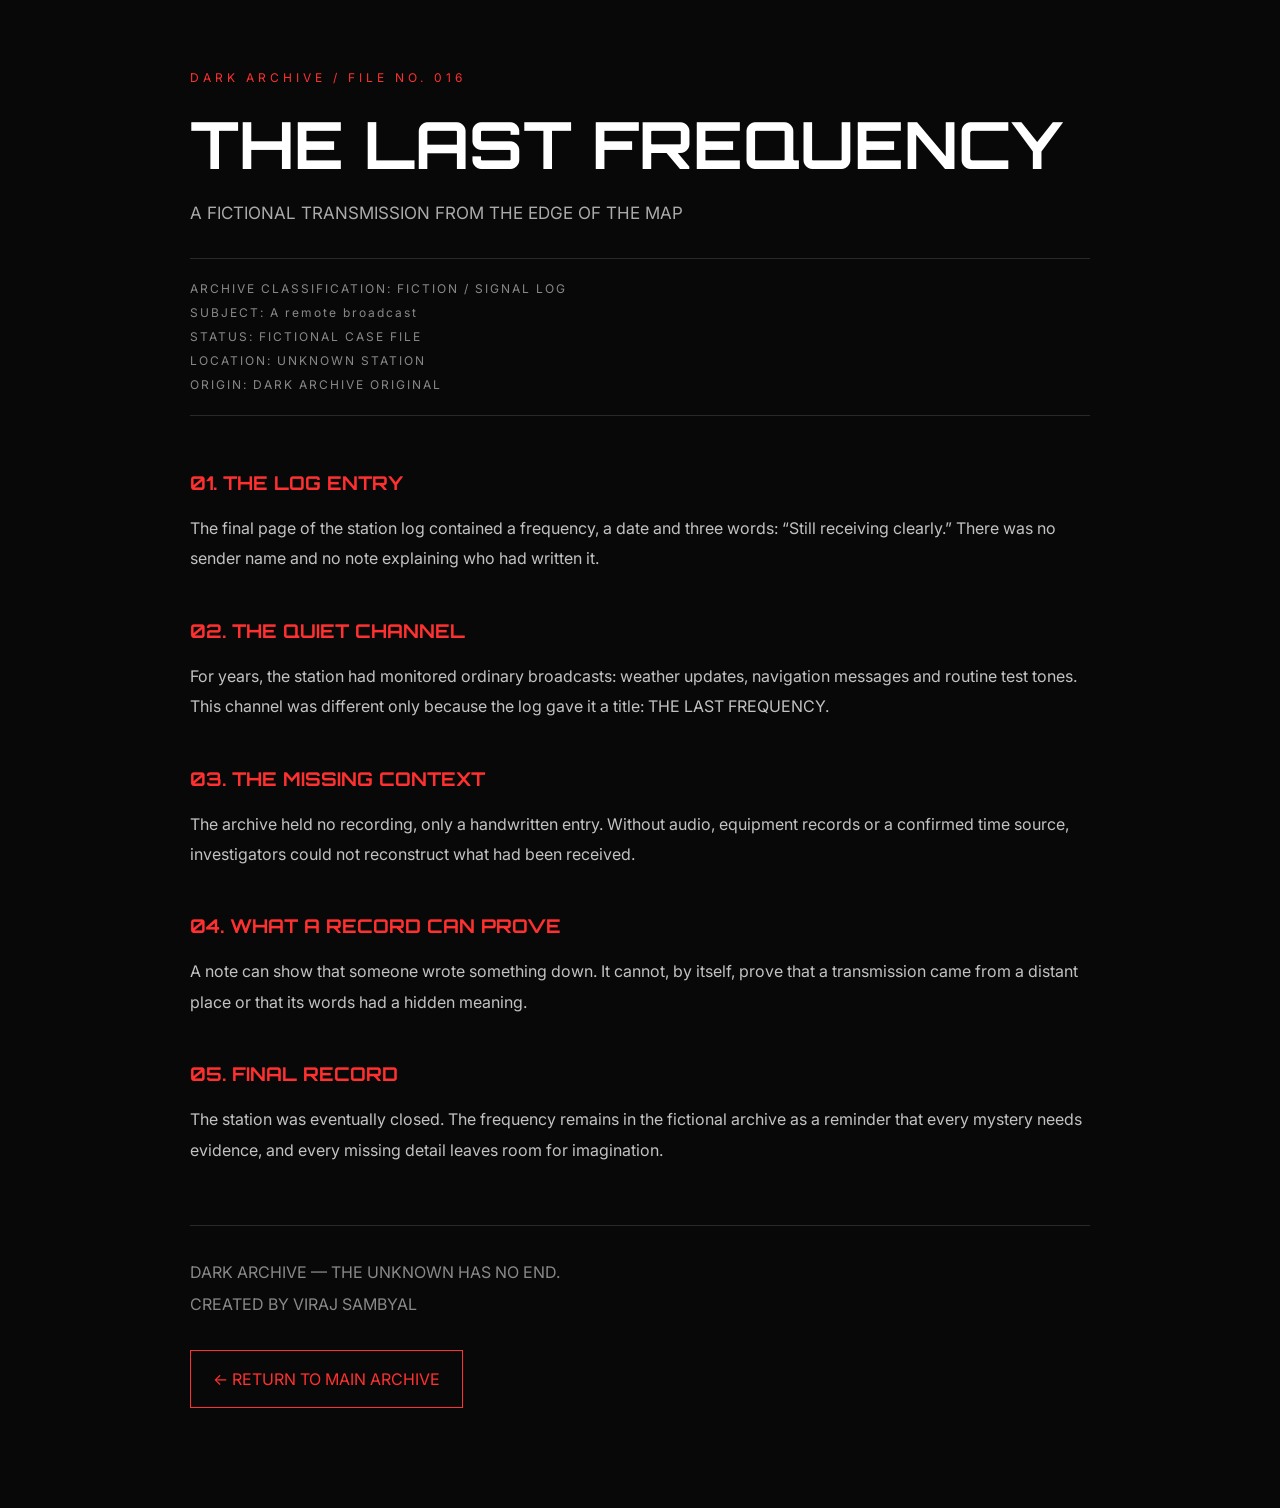
<file: last-frequency.html>
<!DOCTYPE html>
<html lang="en"><head><meta charset="UTF-8"><meta name="viewport" content="width=device-width, initial-scale=1.0"><title>THE LAST FREQUENCY | DARK ARCHIVE</title><link rel="stylesheet" href="../style.css"><style>
.article-container{max-width:950px;margin:auto;padding:70px 25px 100px}.article-label{color:#ff3030;letter-spacing:4px;font-size:12px;margin-bottom:20px}.article-title{font-family:'Orbitron',sans-serif;font-size:clamp(32px,6vw,65px);line-height:1.2;margin-bottom:20px}.article-subtitle{color:#aaa;font-size:17px;margin-bottom:35px}.article-meta{border-top:1px solid #292929;border-bottom:1px solid #292929;padding:18px 0;margin-bottom:55px;color:#888;font-size:12px;letter-spacing:2px;line-height:2}.article-section{margin-bottom:45px}.article-section h2{color:#ff3030;font-family:'Orbitron',sans-serif;font-size:19px;margin-bottom:18px}.article-section p{color:#c2c2c2;font-size:16px;line-height:1.9;margin-bottom:16px}.article-footer{border-top:1px solid #292929;padding-top:30px;margin-top:60px;color:#888;line-height:2}.back-button{display:inline-block;margin-top:30px;color:#ff3030;text-decoration:none;border:1px solid #ff3030;padding:12px 22px;transition:.3s}.back-button:hover{background:#ff3030;color:white}@media(max-width:600px){.article-container{padding:45px 20px 70px}.article-section p{font-size:15px}}
</style></head><body><main class="article-container"><div class="article-label">DARK ARCHIVE / FILE NO. 016</div><h1 class="article-title">THE LAST FREQUENCY</h1><p class="article-subtitle">A FICTIONAL TRANSMISSION FROM THE EDGE OF THE MAP</p><div class="article-meta">ARCHIVE CLASSIFICATION: FICTION / SIGNAL LOG<br>SUBJECT: A remote broadcast<br>STATUS: FICTIONAL CASE FILE<br>LOCATION: UNKNOWN STATION<br>ORIGIN: DARK ARCHIVE ORIGINAL</div><section class="article-section"><h2>01. THE LOG ENTRY</h2><p>The final page of the station log contained a frequency, a date and three words: “Still receiving clearly.” There was no sender name and no note explaining who had written it.</p></section>
<section class="article-section"><h2>02. THE QUIET CHANNEL</h2><p>For years, the station had monitored ordinary broadcasts: weather updates, navigation messages and routine test tones. This channel was different only because the log gave it a title: THE LAST FREQUENCY.</p></section>
<section class="article-section"><h2>03. THE MISSING CONTEXT</h2><p>The archive held no recording, only a handwritten entry. Without audio, equipment records or a confirmed time source, investigators could not reconstruct what had been received.</p></section>
<section class="article-section"><h2>04. WHAT A RECORD CAN PROVE</h2><p>A note can show that someone wrote something down. It cannot, by itself, prove that a transmission came from a distant place or that its words had a hidden meaning.</p></section>
<section class="article-section"><h2>05. FINAL RECORD</h2><p>The station was eventually closed. The frequency remains in the fictional archive as a reminder that every mystery needs evidence, and every missing detail leaves room for imagination.</p></section><div class="article-footer">DARK ARCHIVE — THE UNKNOWN HAS NO END.<br>CREATED BY VIRAJ SAMBYAL<br><a class="back-button" href="../index.html">← RETURN TO MAIN ARCHIVE</a></div></main></body></html>
</file>
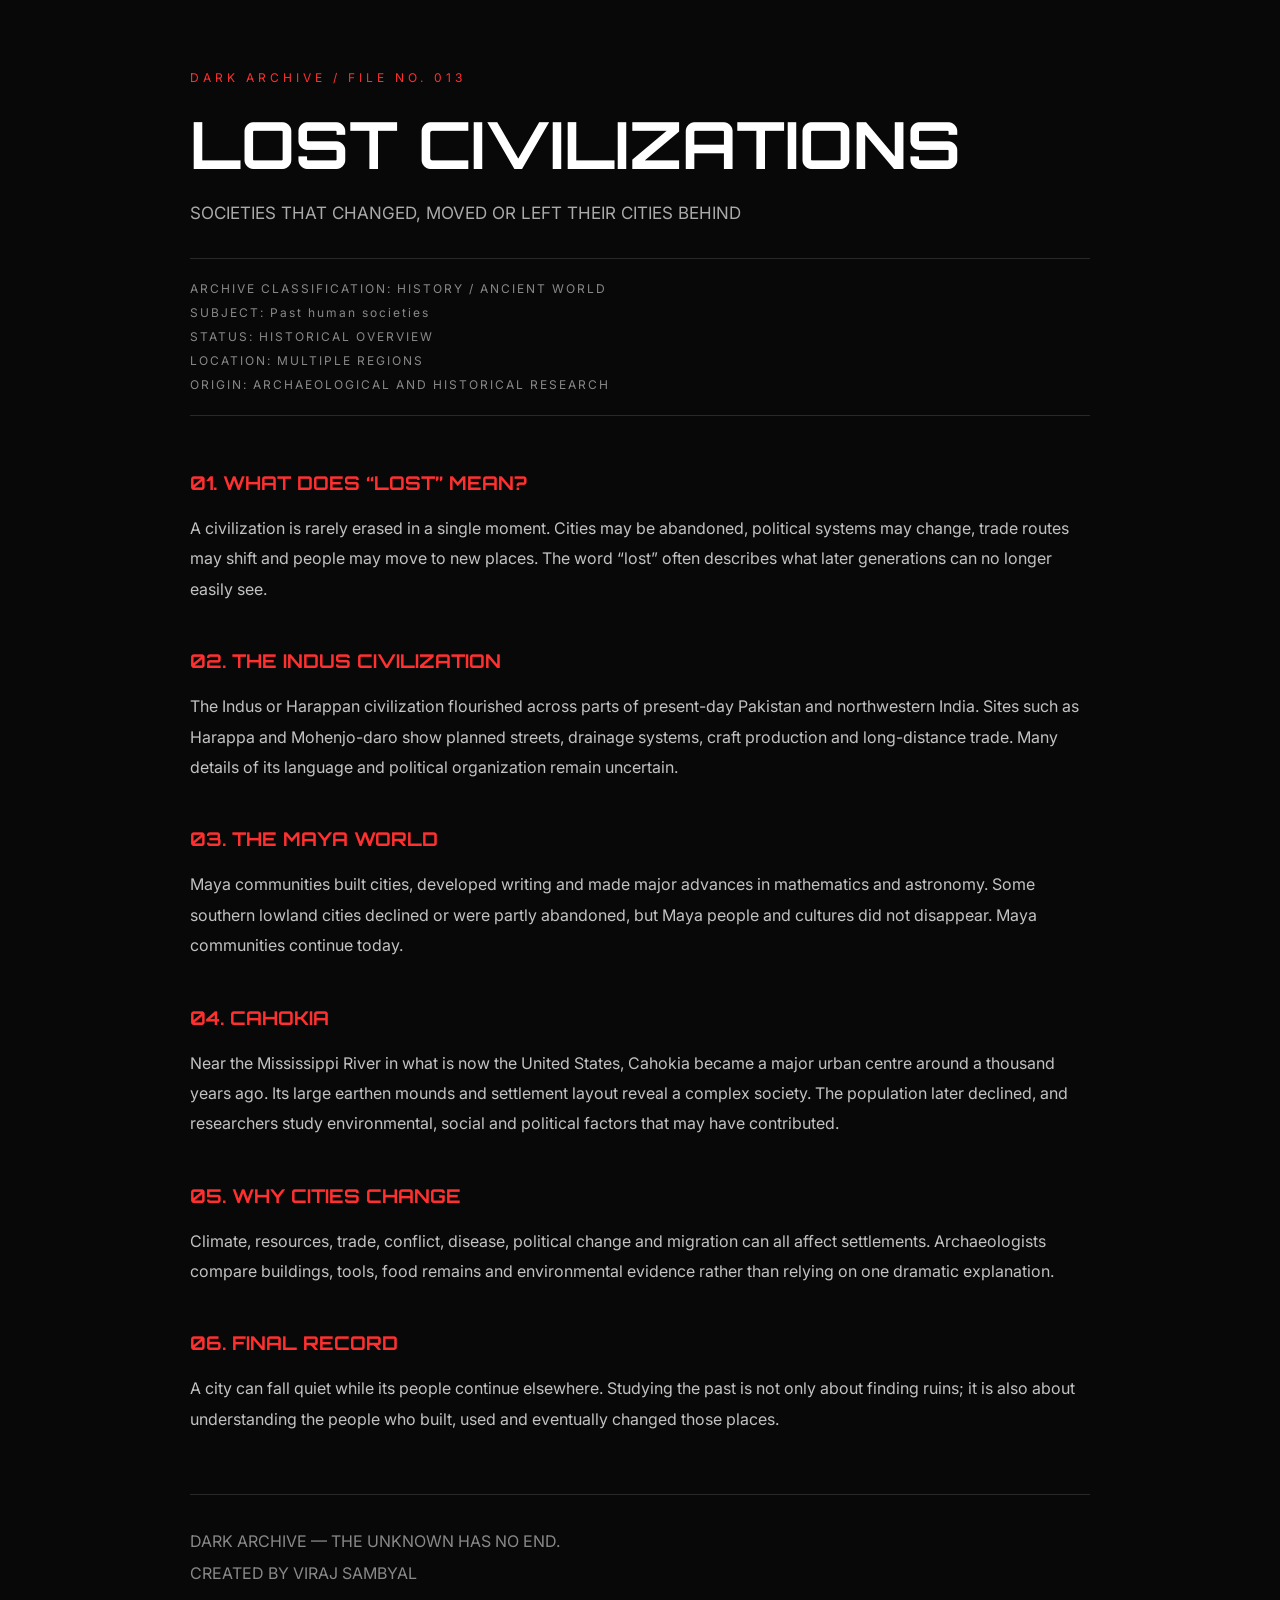
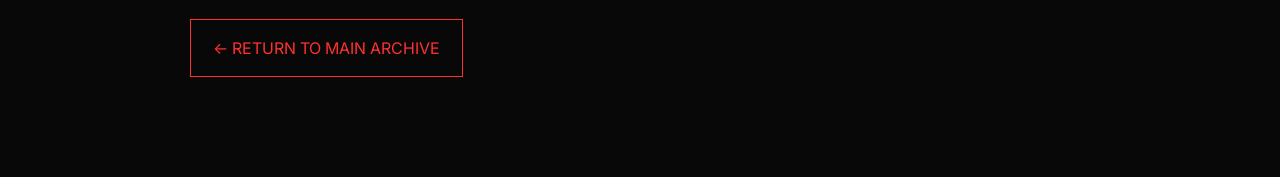
<file: lost-civilizations.html>
<!DOCTYPE html>
<html lang="en"><head><meta charset="UTF-8"><meta name="viewport" content="width=device-width, initial-scale=1.0"><title>LOST CIVILIZATIONS | DARK ARCHIVE</title><link rel="stylesheet" href="../style.css"><style>
.article-container{max-width:950px;margin:auto;padding:70px 25px 100px}.article-label{color:#ff3030;letter-spacing:4px;font-size:12px;margin-bottom:20px}.article-title{font-family:'Orbitron',sans-serif;font-size:clamp(32px,6vw,65px);line-height:1.2;margin-bottom:20px}.article-subtitle{color:#aaa;font-size:17px;margin-bottom:35px}.article-meta{border-top:1px solid #292929;border-bottom:1px solid #292929;padding:18px 0;margin-bottom:55px;color:#888;font-size:12px;letter-spacing:2px;line-height:2}.article-section{margin-bottom:45px}.article-section h2{color:#ff3030;font-family:'Orbitron',sans-serif;font-size:19px;margin-bottom:18px}.article-section p{color:#c2c2c2;font-size:16px;line-height:1.9;margin-bottom:16px}.article-footer{border-top:1px solid #292929;padding-top:30px;margin-top:60px;color:#888;line-height:2}.back-button{display:inline-block;margin-top:30px;color:#ff3030;text-decoration:none;border:1px solid #ff3030;padding:12px 22px;transition:.3s}.back-button:hover{background:#ff3030;color:white}@media(max-width:600px){.article-container{padding:45px 20px 70px}.article-section p{font-size:15px}}
</style></head><body><main class="article-container"><div class="article-label">DARK ARCHIVE / FILE NO. 013</div><h1 class="article-title">LOST CIVILIZATIONS</h1><p class="article-subtitle">SOCIETIES THAT CHANGED, MOVED OR LEFT THEIR CITIES BEHIND</p><div class="article-meta">ARCHIVE CLASSIFICATION: HISTORY / ANCIENT WORLD<br>SUBJECT: Past human societies<br>STATUS: HISTORICAL OVERVIEW<br>LOCATION: MULTIPLE REGIONS<br>ORIGIN: ARCHAEOLOGICAL AND HISTORICAL RESEARCH</div><section class="article-section"><h2>01. WHAT DOES “LOST” MEAN?</h2><p>A civilization is rarely erased in a single moment. Cities may be abandoned, political systems may change, trade routes may shift and people may move to new places. The word “lost” often describes what later generations can no longer easily see.</p></section>
<section class="article-section"><h2>02. THE INDUS CIVILIZATION</h2><p>The Indus or Harappan civilization flourished across parts of present-day Pakistan and northwestern India. Sites such as Harappa and Mohenjo-daro show planned streets, drainage systems, craft production and long-distance trade. Many details of its language and political organization remain uncertain.</p></section>
<section class="article-section"><h2>03. THE MAYA WORLD</h2><p>Maya communities built cities, developed writing and made major advances in mathematics and astronomy. Some southern lowland cities declined or were partly abandoned, but Maya people and cultures did not disappear. Maya communities continue today.</p></section>
<section class="article-section"><h2>04. CAHOKIA</h2><p>Near the Mississippi River in what is now the United States, Cahokia became a major urban centre around a thousand years ago. Its large earthen mounds and settlement layout reveal a complex society. The population later declined, and researchers study environmental, social and political factors that may have contributed.</p></section>
<section class="article-section"><h2>05. WHY CITIES CHANGE</h2><p>Climate, resources, trade, conflict, disease, political change and migration can all affect settlements. Archaeologists compare buildings, tools, food remains and environmental evidence rather than relying on one dramatic explanation.</p></section>
<section class="article-section"><h2>06. FINAL RECORD</h2><p>A city can fall quiet while its people continue elsewhere. Studying the past is not only about finding ruins; it is also about understanding the people who built, used and eventually changed those places.</p></section><div class="article-footer">DARK ARCHIVE — THE UNKNOWN HAS NO END.<br>CREATED BY VIRAJ SAMBYAL<br><a class="back-button" href="../index.html">← RETURN TO MAIN ARCHIVE</a></div></main></body></html>
</file>
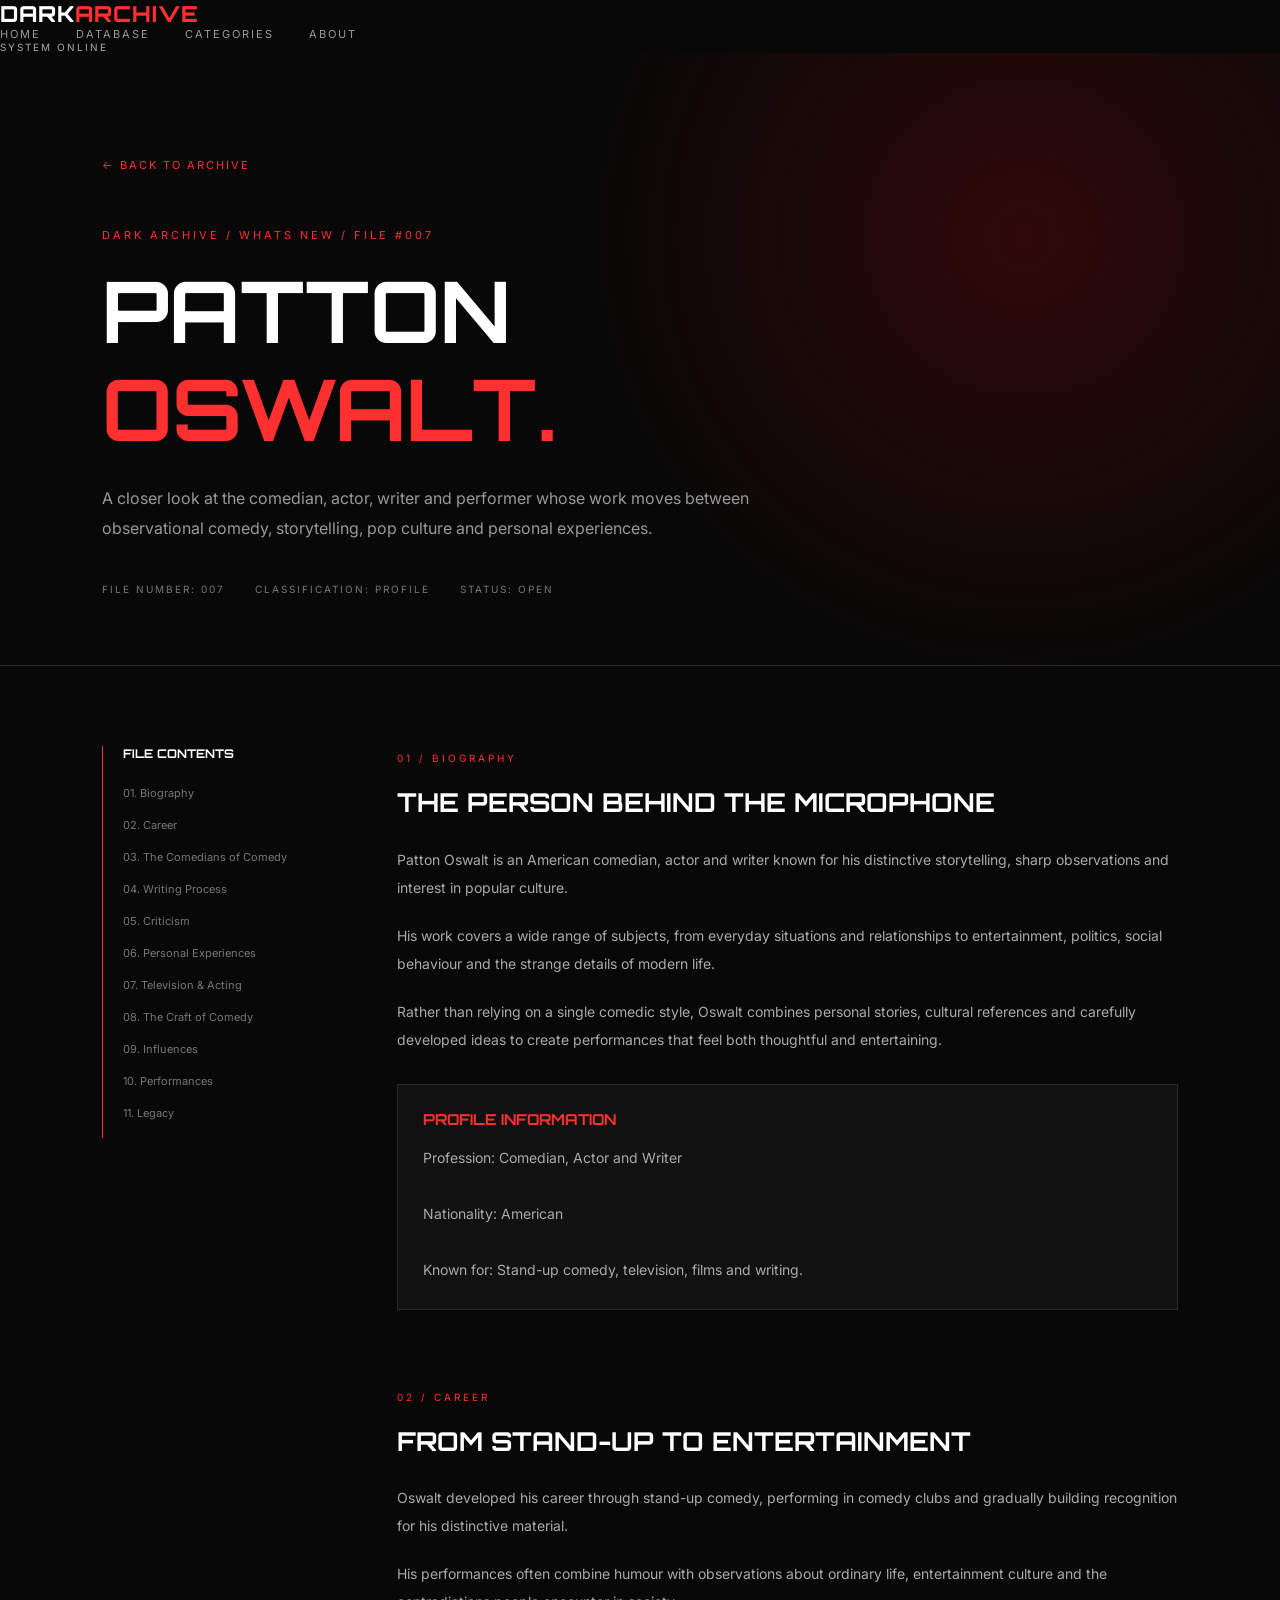
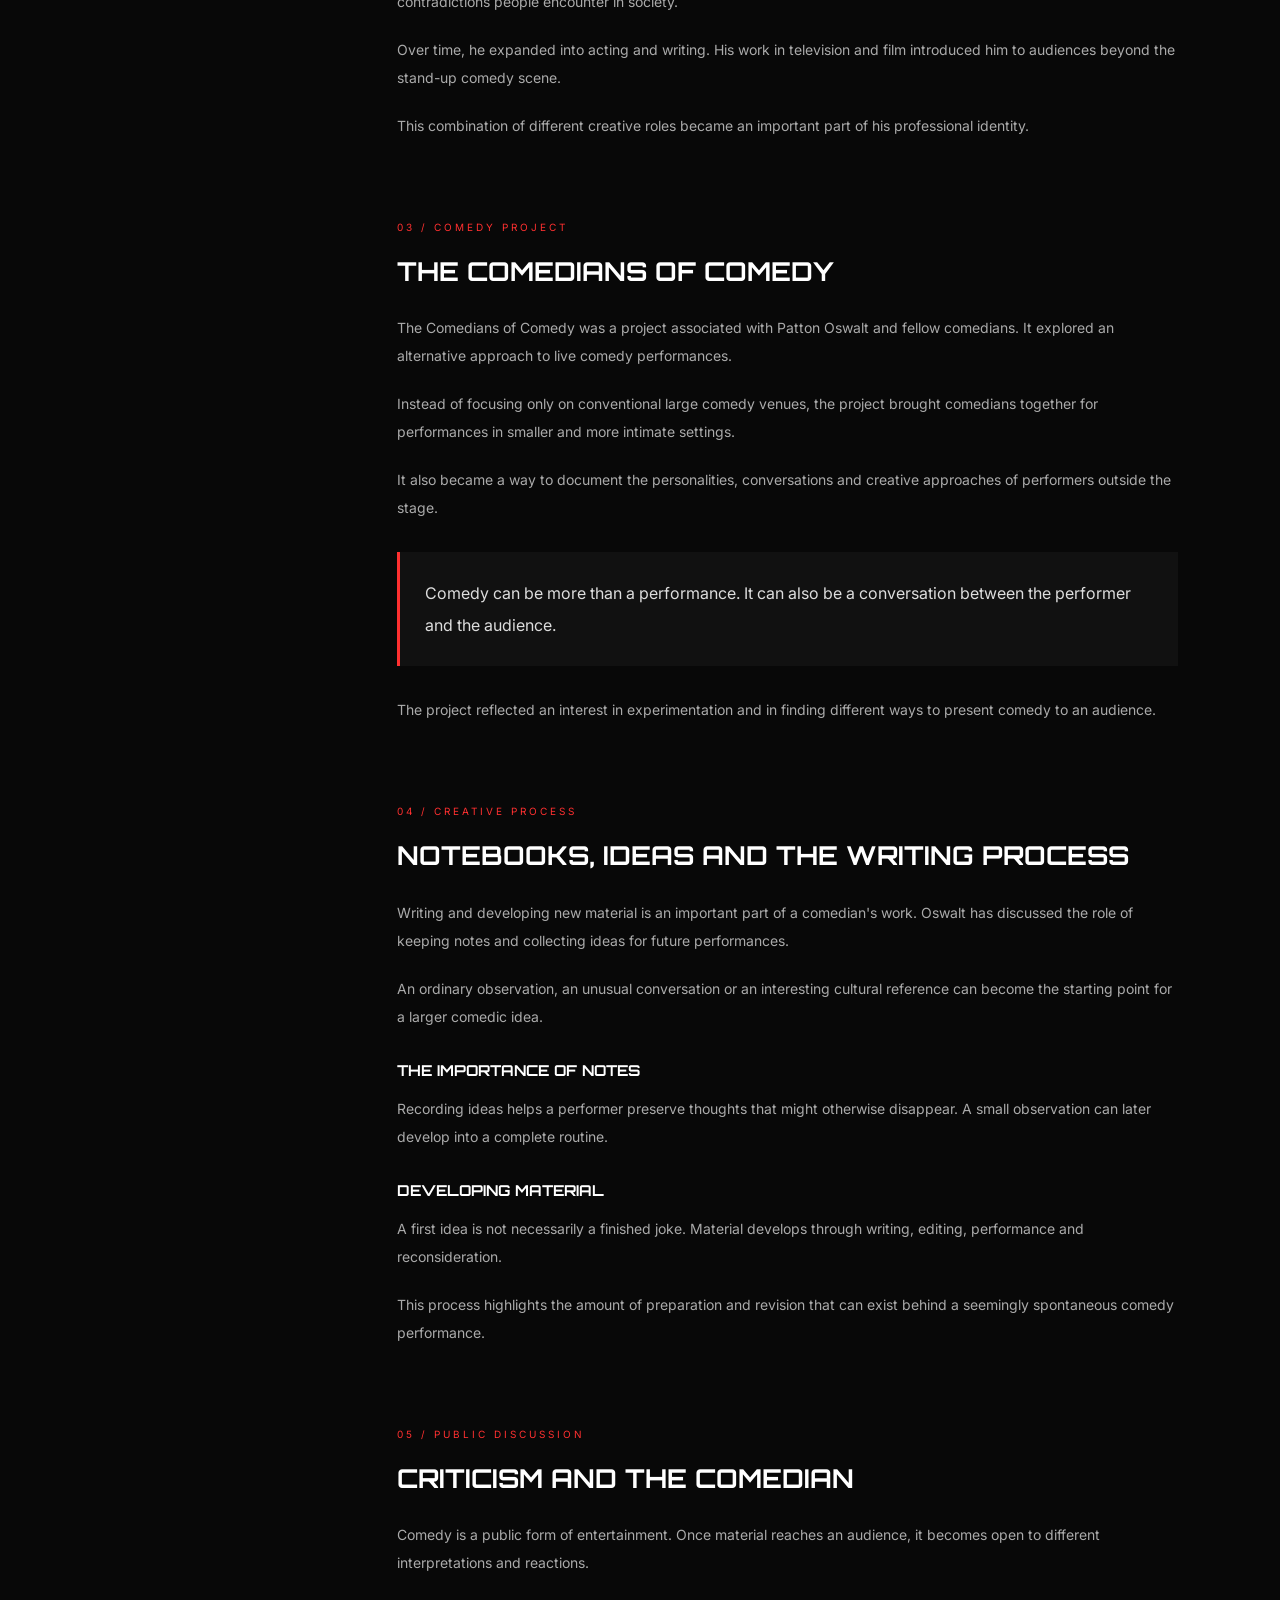
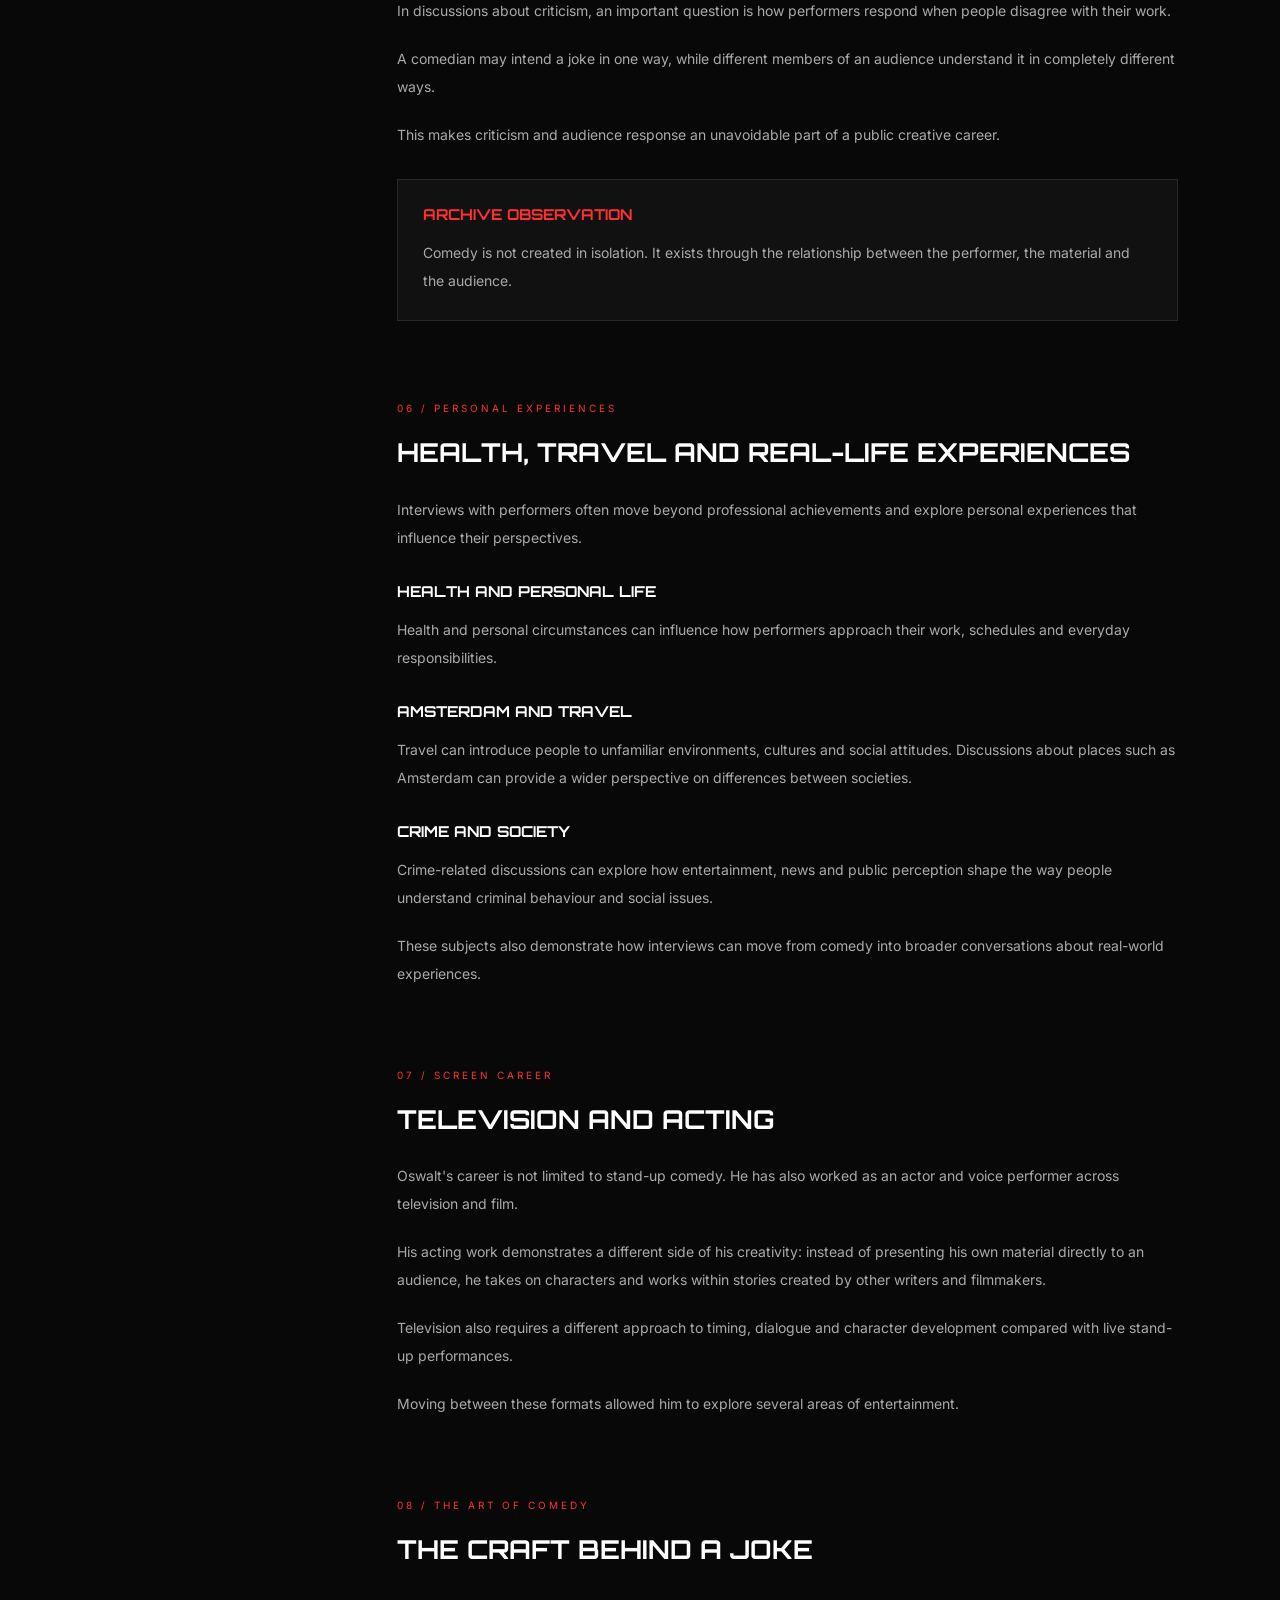
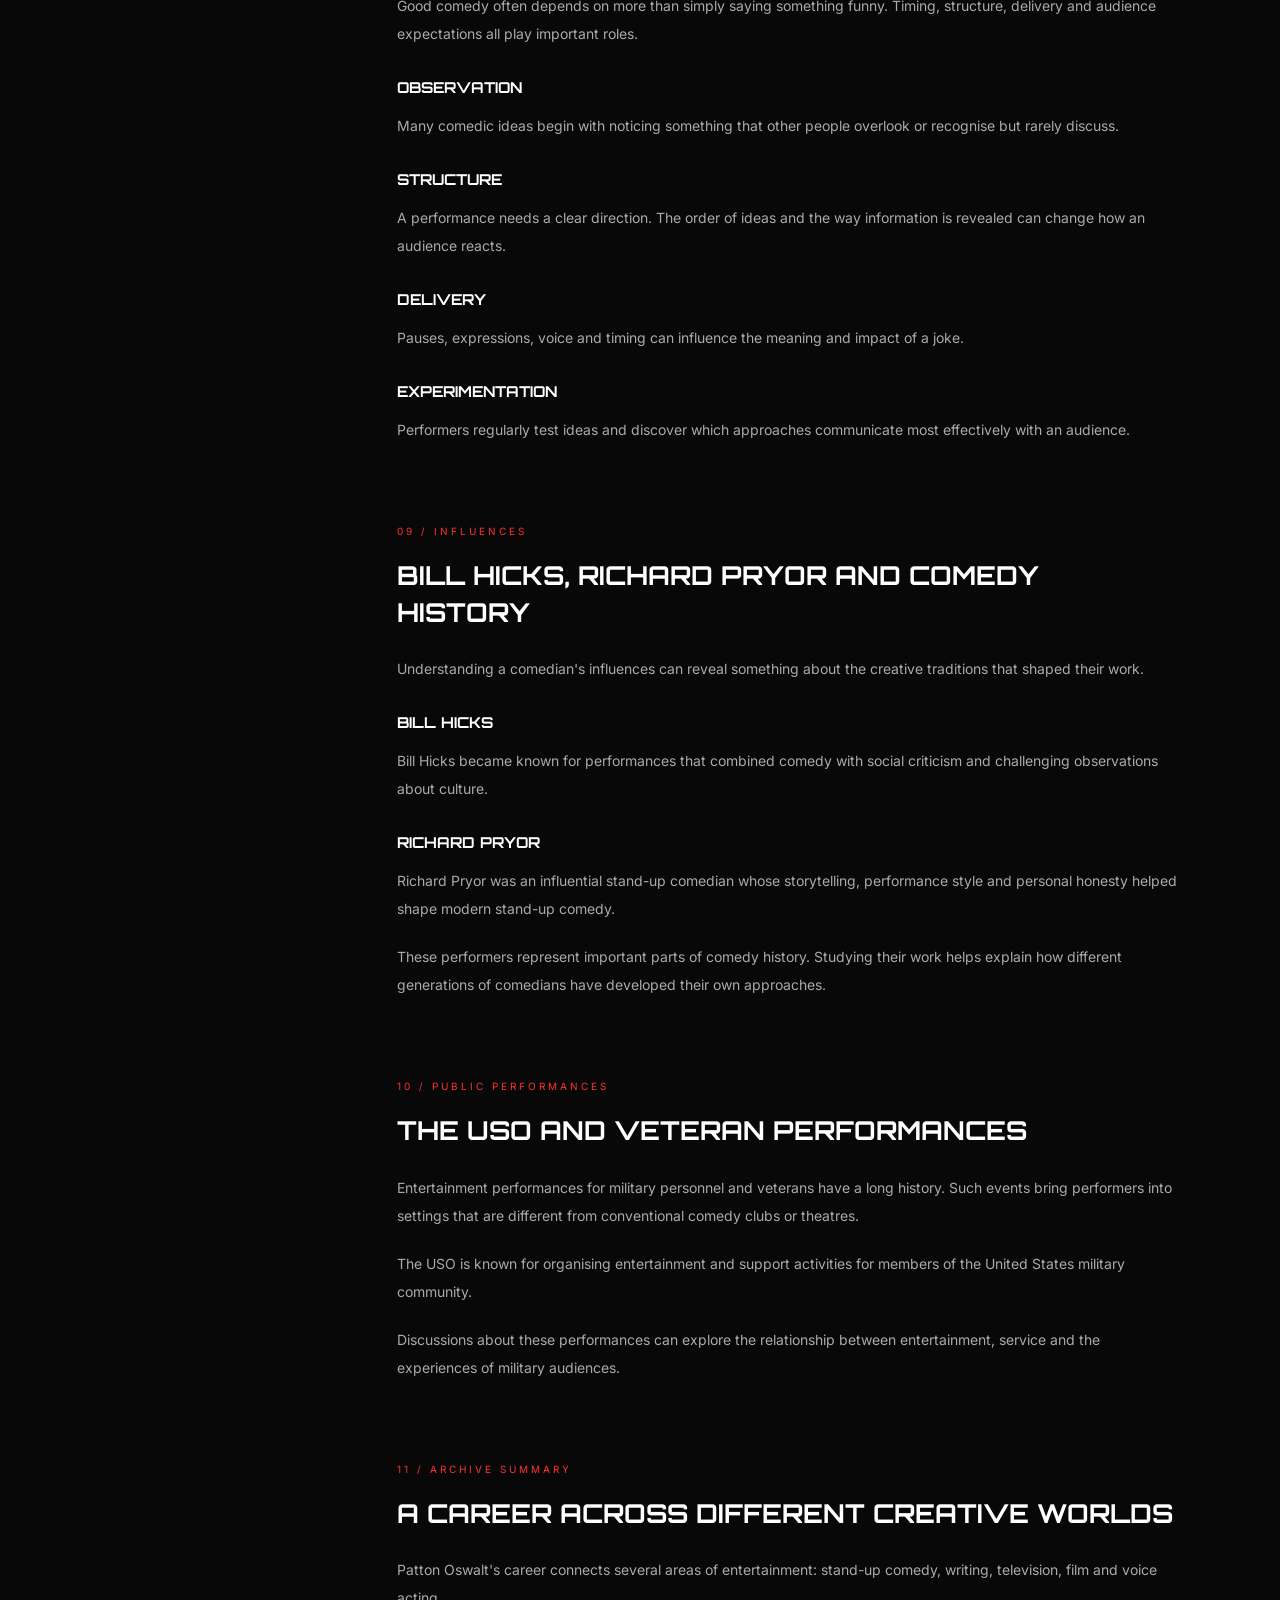
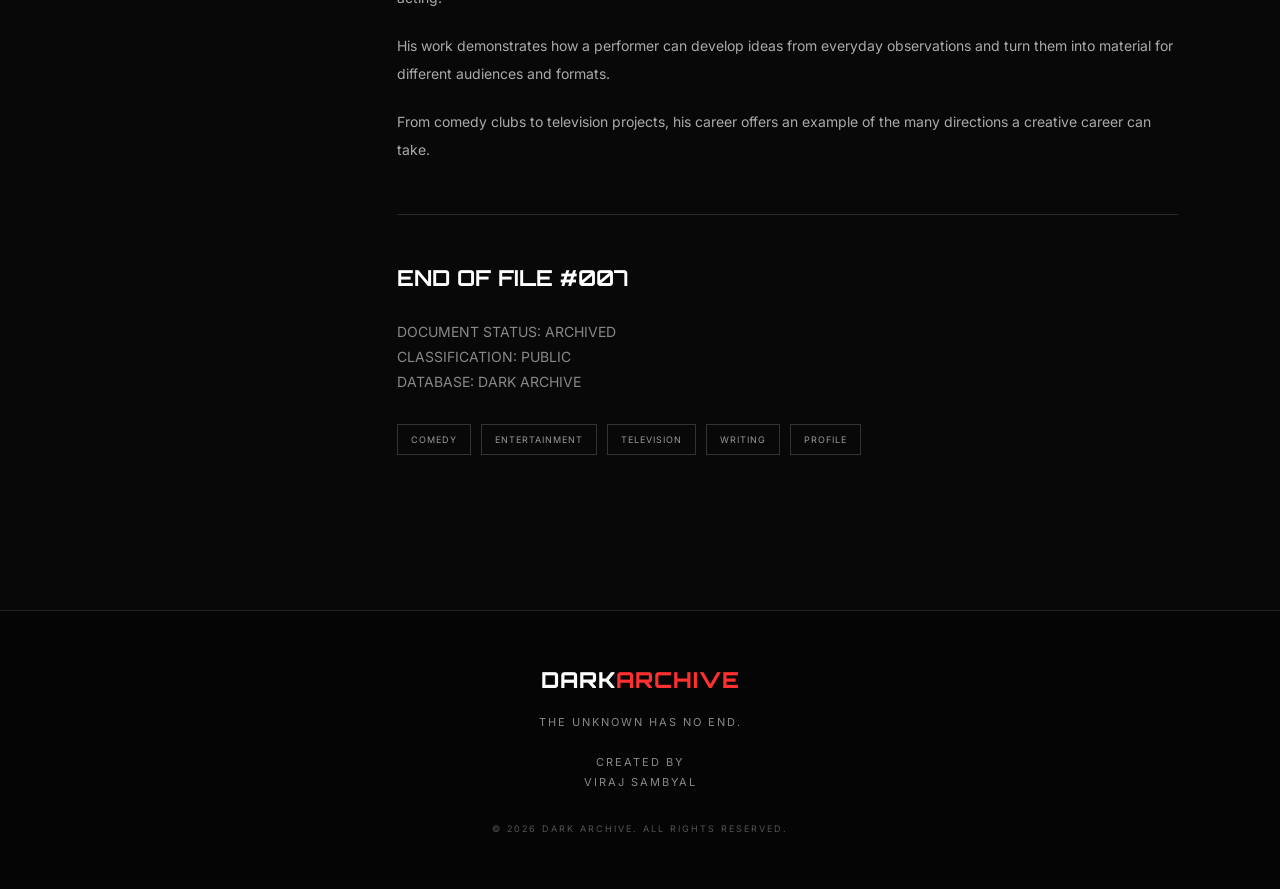
<file: patton-oswalt.html>
<!DOCTYPE html>
<html lang="en">

<head>
    <meta charset="UTF-8">
    <meta name="viewport" content="width=device-width, initial-scale=1.0">

    <title>PATTON OSWALT | DARK ARCHIVE</title>

    <link rel="stylesheet" href="../style.css">

    <style>

        .article-hero {
            padding: 100px 8% 70px;
            background:
                radial-gradient(circle at 80% 30%, #300909, transparent 40%),
                #080808;
            border-bottom: 1px solid #292929;
        }

        .back-link {
            color: #ff3030;
            text-decoration: none;
            font-size: 11px;
            letter-spacing: 2px;
        }

        .file-label {
            margin-top: 55px;
            color: #ff3030;
            font-size: 11px;
            letter-spacing: 3px;
        }

        .article-hero h1 {
            font-family: 'Orbitron', sans-serif;
            font-size: clamp(40px, 7vw, 85px);
            margin-top: 20px;
            line-height: 1.15;
        }

        .article-hero h1 span {
            color: #ff3030;
        }

        .article-subtitle {
            color: #999;
            max-width: 650px;
            line-height: 1.9;
            margin-top: 25px;
        }

        .article-meta {
            display: flex;
            gap: 30px;
            flex-wrap: wrap;
            margin-top: 40px;
            color: #777;
            font-size: 10px;
            letter-spacing: 2px;
        }

        .article-layout {
            display: grid;
            grid-template-columns: 230px 1fr;
            gap: 65px;
            padding: 80px 8%;
            max-width: 1500px;
            margin: auto;
        }

        .article-sidebar {
            position: sticky;
            top: 120px;
            align-self: start;
            border-left: 1px solid #ff3030;
            padding-left: 20px;
        }

        .article-sidebar h3 {
            font-family: 'Orbitron', sans-serif;
            font-size: 12px;
            margin-bottom: 25px;
        }

        .article-sidebar a {
            display: block;
            text-decoration: none;
            color: #777;
            font-size: 11px;
            margin-bottom: 18px;
            transition: .3s;
        }

        .article-sidebar a:hover {
            color: #ff3030;
        }

        .article-content {
            max-width: 850px;
        }

        .article-section {
            margin-bottom: 75px;
            scroll-margin-top: 120px;
        }

        .article-section .section-number {
            color: #ff3030;
            font-size: 10px;
            letter-spacing: 3px;
        }

        .article-section h2 {
            font-family: 'Orbitron', sans-serif;
            font-size: 26px;
            margin: 18px 0 25px;
            line-height: 1.4;
        }

        .article-section p {
            color: #aaa;
            font-size: 14px;
            line-height: 2;
            margin-bottom: 20px;
        }

        .article-section h3 {
            font-family: 'Orbitron', sans-serif;
            font-size: 15px;
            color: #fff;
            margin: 30px 0 15px;
        }

        .archive-quote {
            border-left: 3px solid #ff3030;
            background: #111;
            padding: 25px;
            margin: 30px 0;
        }

        .archive-quote p {
            color: #ddd;
            font-size: 16px;
            margin: 0;
        }

        .info-box {
            background: #111;
            border: 1px solid #292929;
            padding: 25px;
            margin: 30px 0;
        }

        .info-box h3 {
            color: #ff3030;
            margin-top: 0;
        }

        .info-box p {
            margin-bottom: 0;
        }

        .article-tags {
            display: flex;
            gap: 10px;
            flex-wrap: wrap;
            margin-top: 30px;
        }

        .article-tags span {
            border: 1px solid #333;
            color: #999;
            padding: 9px 13px;
            font-size: 9px;
            letter-spacing: 1px;
        }

        .article-end {
            border-top: 1px solid #292929;
            padding-top: 30px;
            margin-top: 50px;
        }

        .article-end h2 {
            font-family: 'Orbitron', sans-serif;
            font-size: 22px;
        }

        .article-end p {
            color: #888;
            line-height: 1.8;
            margin-top: 15px;
        }

        @media(max-width: 800px) {

            .article-layout {
                grid-template-columns: 1fr;
                gap: 45px;
            }

            .article-sidebar {
                position: static;
            }

            .article-sidebar a {
                display: inline-block;
                margin-right: 15px;
            }

        }

    </style>

</head>

<body>

    <header>

        <a href="../index.html" class="logo">
            DARK<span>ARCHIVE</span>
        </a>

        <nav>
            <a href="../index.html">HOME</a>
            <a href="../index.html#database">DATABASE</a>
            <a href="../index.html#categories">CATEGORIES</a>
            <a href="../index.html#about">ABOUT</a>
        </nav>

        <div class="status">
            <span></span> SYSTEM ONLINE
        </div>

    </header>


    <!-- ARTICLE HERO -->

    <section class="article-hero">

        <a href="../index.html" class="back-link">
            ← BACK TO ARCHIVE
        </a>

        <div class="file-label">
            DARK ARCHIVE / WHATS NEW / FILE #007
        </div>

        <h1>
            PATTON<br>
            <span>OSWALT.</span>
        </h1>

        <p class="article-subtitle">
            A closer look at the comedian, actor, writer and performer
            whose work moves between observational comedy, storytelling,
            pop culture and personal experiences.
        </p>

        <div class="article-meta">
            <span>FILE NUMBER: 007</span>
            <span>CLASSIFICATION: PROFILE</span>
            <span>STATUS: OPEN</span>
        </div>

    </section>


    <!-- ARTICLE CONTENT -->

    <main class="article-layout">

        <!-- SIDEBAR -->

        <aside class="article-sidebar">

            <h3>FILE CONTENTS</h3>

            <a href="#biography">01. Biography</a>
            <a href="#career">02. Career</a>
            <a href="#comedians">03. The Comedians of Comedy</a>
            <a href="#writing">04. Writing Process</a>
            <a href="#criticism">05. Criticism</a>
            <a href="#personal">06. Personal Experiences</a>
            <a href="#television">07. Television & Acting</a>
            <a href="#craft">08. The Craft of Comedy</a>
            <a href="#influences">09. Influences</a>
            <a href="#performances">10. Performances</a>
            <a href="#legacy">11. Legacy</a>

        </aside>


        <article class="article-content">


            <!-- 01 BIOGRAPHY -->

            <section class="article-section" id="biography">

                <span class="section-number">01 / BIOGRAPHY</span>

                <h2>THE PERSON BEHIND THE MICROPHONE</h2>

                <p>
                    Patton Oswalt is an American comedian, actor and writer
                    known for his distinctive storytelling, sharp observations
                    and interest in popular culture.
                </p>

                <p>
                    His work covers a wide range of subjects, from everyday
                    situations and relationships to entertainment, politics,
                    social behaviour and the strange details of modern life.
                </p>

                <p>
                    Rather than relying on a single comedic style, Oswalt
                    combines personal stories, cultural references and
                    carefully developed ideas to create performances
                    that feel both thoughtful and entertaining.
                </p>

                <div class="info-box">

                    <h3>PROFILE INFORMATION</h3>

                    <p>
                        Profession: Comedian, Actor and Writer<br><br>
                        Nationality: American<br><br>
                        Known for: Stand-up comedy, television,
                        films and writing.
                    </p>

                </div>

            </section>


            <!-- 02 CAREER -->

            <section class="article-section" id="career">

                <span class="section-number">02 / CAREER</span>

                <h2>FROM STAND-UP TO ENTERTAINMENT</h2>

                <p>
                    Oswalt developed his career through stand-up comedy,
                    performing in comedy clubs and gradually building
                    recognition for his distinctive material.
                </p>

                <p>
                    His performances often combine humour with observations
                    about ordinary life, entertainment culture and the
                    contradictions people encounter in society.
                </p>

                <p>
                    Over time, he expanded into acting and writing.
                    His work in television and film introduced him
                    to audiences beyond the stand-up comedy scene.
                </p>

                <p>
                    This combination of different creative roles became
                    an important part of his professional identity.
                </p>

            </section>


            <!-- 03 COMEDIANS OF COMEDY -->

            <section class="article-section" id="comedians">

                <span class="section-number">03 / COMEDY PROJECT</span>

                <h2>THE COMEDIANS OF COMEDY</h2>

                <p>
                    The Comedians of Comedy was a project associated
                    with Patton Oswalt and fellow comedians. It explored
                    an alternative approach to live comedy performances.
                </p>

                <p>
                    Instead of focusing only on conventional large
                    comedy venues, the project brought comedians
                    together for performances in smaller and
                    more intimate settings.
                </p>

                <p>
                    It also became a way to document the personalities,
                    conversations and creative approaches of performers
                    outside the stage.
                </p>

                <div class="archive-quote">

                    <p>
                        Comedy can be more than a performance.
                        It can also be a conversation between
                        the performer and the audience.
                    </p>

                </div>

                <p>
                    The project reflected an interest in experimentation
                    and in finding different ways to present comedy
                    to an audience.
                </p>

            </section>


            <!-- 04 WRITING -->

            <section class="article-section" id="writing">

                <span class="section-number">04 / CREATIVE PROCESS</span>

                <h2>NOTEBOOKS, IDEAS AND THE WRITING PROCESS</h2>

                <p>
                    Writing and developing new material is an important
                    part of a comedian's work. Oswalt has discussed
                    the role of keeping notes and collecting ideas
                    for future performances.
                </p>

                <p>
                    An ordinary observation, an unusual conversation
                    or an interesting cultural reference can become
                    the starting point for a larger comedic idea.
                </p>

                <h3>THE IMPORTANCE OF NOTES</h3>

                <p>
                    Recording ideas helps a performer preserve thoughts
                    that might otherwise disappear. A small observation
                    can later develop into a complete routine.
                </p>

                <h3>DEVELOPING MATERIAL</h3>

                <p>
                    A first idea is not necessarily a finished joke.
                    Material develops through writing, editing,
                    performance and reconsideration.
                </p>

                <p>
                    This process highlights the amount of preparation
                    and revision that can exist behind a seemingly
                    spontaneous comedy performance.
                </p>

            </section>


            <!-- 05 CRITICISM -->

            <section class="article-section" id="criticism">

                <span class="section-number">05 / PUBLIC DISCUSSION</span>

                <h2>CRITICISM AND THE COMEDIAN</h2>

                <p>
                    Comedy is a public form of entertainment.
                    Once material reaches an audience, it becomes
                    open to different interpretations and reactions.
                </p>

                <p>
                    In discussions about criticism, an important
                    question is how performers respond when people
                    disagree with their work.
                </p>

                <p>
                    A comedian may intend a joke in one way, while
                    different members of an audience understand
                    it in completely different ways.
                </p>

                <p>
                    This makes criticism and audience response
                    an unavoidable part of a public creative career.
                </p>

                <div class="info-box">

                    <h3>ARCHIVE OBSERVATION</h3>

                    <p>
                        Comedy is not created in isolation.
                        It exists through the relationship between
                        the performer, the material and the audience.
                    </p>

                </div>

            </section>


            <!-- 06 PERSONAL -->

            <section class="article-section" id="personal">

                <span class="section-number">06 / PERSONAL EXPERIENCES</span>

                <h2>HEALTH, TRAVEL AND REAL-LIFE EXPERIENCES</h2>

                <p>
                    Interviews with performers often move beyond
                    professional achievements and explore personal
                    experiences that influence their perspectives.
                </p>

                <h3>HEALTH AND PERSONAL LIFE</h3>

                <p>
                    Health and personal circumstances can influence
                    how performers approach their work, schedules
                    and everyday responsibilities.
                </p>

                <h3>AMSTERDAM AND TRAVEL</h3>

                <p>
                    Travel can introduce people to unfamiliar
                    environments, cultures and social attitudes.
                    Discussions about places such as Amsterdam
                    can provide a wider perspective on differences
                    between societies.
                </p>

                <h3>CRIME AND SOCIETY</h3>

                <p>
                    Crime-related discussions can explore how
                    entertainment, news and public perception
                    shape the way people understand criminal
                    behaviour and social issues.
                </p>

                <p>
                    These subjects also demonstrate how interviews
                    can move from comedy into broader conversations
                    about real-world experiences.
                </p>

            </section>


            <!-- 07 TELEVISION -->

            <section class="article-section" id="television">

                <span class="section-number">07 / SCREEN CAREER</span>

                <h2>TELEVISION AND ACTING</h2>

                <p>
                    Oswalt's career is not limited to stand-up comedy.
                    He has also worked as an actor and voice performer
                    across television and film.
                </p>

                <p>
                    His acting work demonstrates a different side
                    of his creativity: instead of presenting his
                    own material directly to an audience, he takes
                    on characters and works within stories created
                    by other writers and filmmakers.
                </p>

                <p>
                    Television also requires a different approach
                    to timing, dialogue and character development
                    compared with live stand-up performances.
                </p>

                <p>
                    Moving between these formats allowed him
                    to explore several areas of entertainment.
                </p>

            </section>


            <!-- 08 COMEDY CRAFT -->

            <section class="article-section" id="craft">

                <span class="section-number">08 / THE ART OF COMEDY</span>

                <h2>THE CRAFT BEHIND A JOKE</h2>

                <p>
                    Good comedy often depends on more than simply
                    saying something funny. Timing, structure,
                    delivery and audience expectations all play
                    important roles.
                </p>

                <h3>OBSERVATION</h3>

                <p>
                    Many comedic ideas begin with noticing something
                    that other people overlook or recognise but
                    rarely discuss.
                </p>

                <h3>STRUCTURE</h3>

                <p>
                    A performance needs a clear direction.
                    The order of ideas and the way information
                    is revealed can change how an audience reacts.
                </p>

                <h3>DELIVERY</h3>

                <p>
                    Pauses, expressions, voice and timing can
                    influence the meaning and impact of a joke.
                </p>

                <h3>EXPERIMENTATION</h3>

                <p>
                    Performers regularly test ideas and discover
                    which approaches communicate most effectively
                    with an audience.
                </p>

            </section>


            <!-- 09 INFLUENCES -->

            <section class="article-section" id="influences">

                <span class="section-number">09 / INFLUENCES</span>

                <h2>BILL HICKS, RICHARD PRYOR AND COMEDY HISTORY</h2>

                <p>
                    Understanding a comedian's influences can reveal
                    something about the creative traditions that
                    shaped their work.
                </p>

                <h3>BILL HICKS</h3>

                <p>
                    Bill Hicks became known for performances that
                    combined comedy with social criticism and
                    challenging observations about culture.
                </p>

                <h3>RICHARD PRYOR</h3>

                <p>
                    Richard Pryor was an influential stand-up
                    comedian whose storytelling, performance
                    style and personal honesty helped shape
                    modern stand-up comedy.
                </p>

                <p>
                    These performers represent important parts
                    of comedy history. Studying their work helps
                    explain how different generations of comedians
                    have developed their own approaches.
                </p>

            </section>


            <!-- 10 PERFORMANCES -->

            <section class="article-section" id="performances">

                <span class="section-number">10 / PUBLIC PERFORMANCES</span>

                <h2>THE USO AND VETERAN PERFORMANCES</h2>

                <p>
                    Entertainment performances for military personnel
                    and veterans have a long history. Such events
                    bring performers into settings that are different
                    from conventional comedy clubs or theatres.
                </p>

                <p>
                    The USO is known for organising entertainment
                    and support activities for members of the
                    United States military community.
                </p>

                <p>
                    Discussions about these performances can
                    explore the relationship between entertainment,
                    service and the experiences of military audiences.
                </p>

            </section>


            <!-- 11 LEGACY -->

            <section class="article-section" id="legacy">

                <span class="section-number">11 / ARCHIVE SUMMARY</span>

                <h2>A CAREER ACROSS DIFFERENT CREATIVE WORLDS</h2>

                <p>
                    Patton Oswalt's career connects several areas
                    of entertainment: stand-up comedy, writing,
                    television, film and voice acting.
                </p>

                <p>
                    His work demonstrates how a performer can
                    develop ideas from everyday observations
                    and turn them into material for different
                    audiences and formats.
                </p>

                <p>
                    From comedy clubs to television projects,
                    his career offers an example of the many
                    directions a creative career can take.
                </p>

                <div class="article-end">

                    <h2>END OF FILE #007</h2>

                    <p>
                        DOCUMENT STATUS: ARCHIVED<br>
                        CLASSIFICATION: PUBLIC<br>
                        DATABASE: DARK ARCHIVE
                    </p>

                </div>

                <div class="article-tags">

                    <span>COMEDY</span>
                    <span>ENTERTAINMENT</span>
                    <span>TELEVISION</span>
                    <span>WRITING</span>
                    <span>PROFILE</span>

                </div>

            </section>

        </article>

    </main>


    <footer>

        <div class="logo">
            DARK<span>ARCHIVE</span>
        </div>

        <p>THE UNKNOWN HAS NO END.</p>

        <p>CREATED BY<br>VIRAJ SAMBYAL</p>

        <small>© 2026 DARK ARCHIVE. ALL RIGHTS RESERVED.</small>

    </footer>

</body>

</html>
</file>
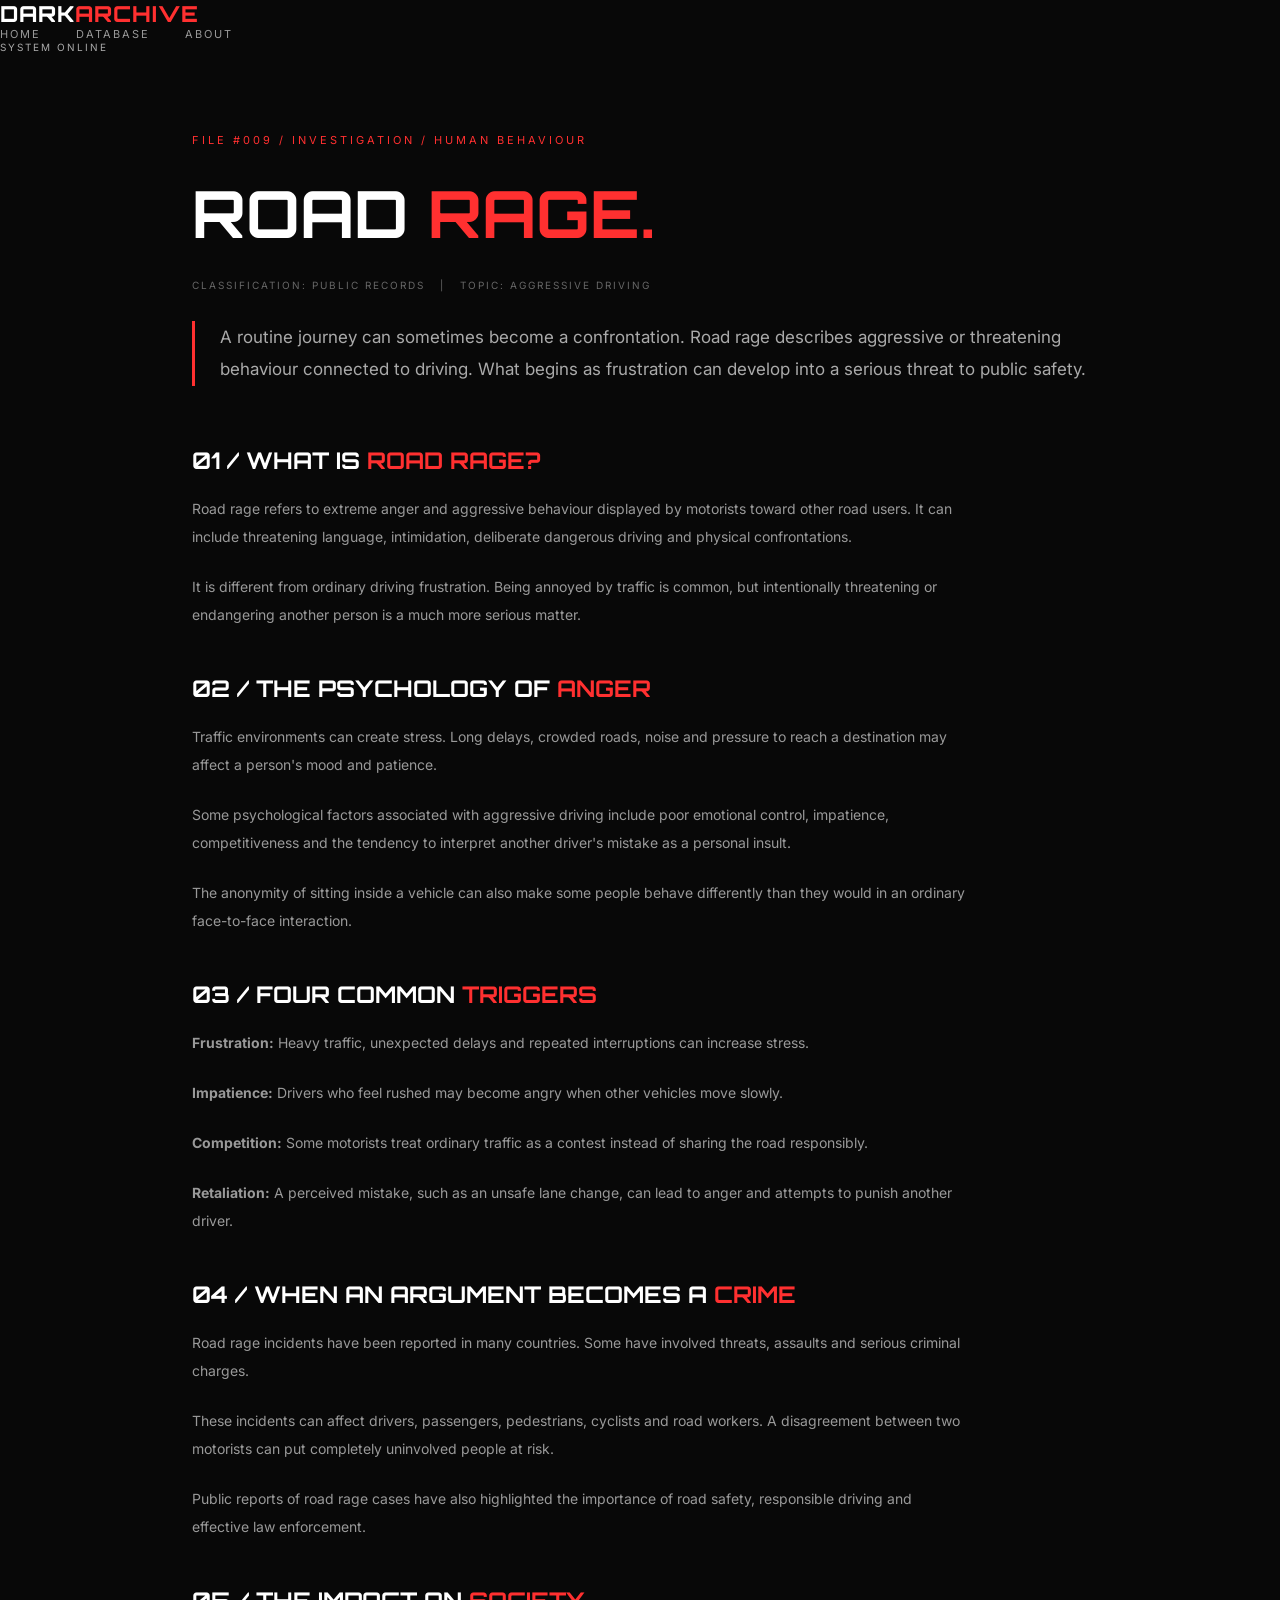
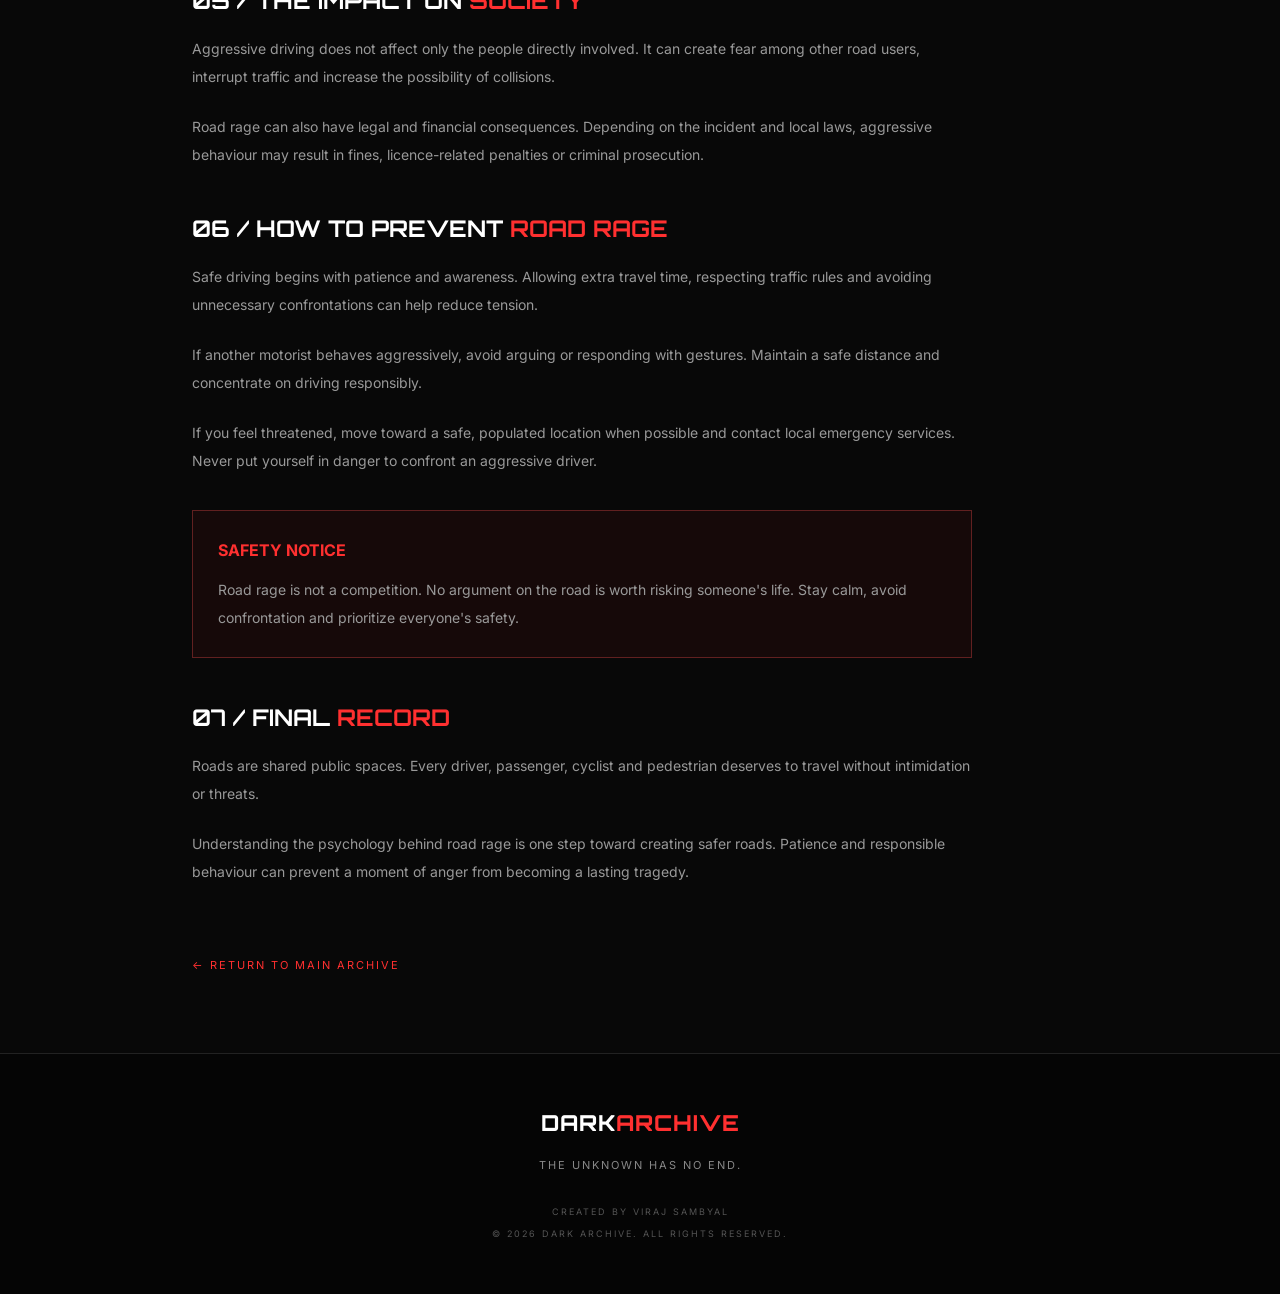
<file: road-rage.html>
<!DOCTYPE html>
<html lang="en">

<head>
    <meta charset="UTF-8">
    <meta name="viewport" content="width=device-width, initial-scale=1.0">

    <title>ROAD RAGE | DARK ARCHIVE</title>

    <link rel="stylesheet" href="../style.css">

    <style>
        .article-container {
            max-width: 1100px;
            margin: auto;
            padding: 80px 8%;
        }

        .article-label {
            color: #ff3030;
            font-size: 11px;
            letter-spacing: 3px;
        }

        .article-container h1 {
            font-family: 'Orbitron', sans-serif;
            font-size: clamp(38px, 6vw, 65px);
            margin: 25px 0;
        }

        .article-container h1 span {
            color: #ff3030;
        }

        .article-intro {
            color: #aaa;
            font-size: 17px;
            line-height: 1.9;
            border-left: 3px solid #ff3030;
            padding-left: 25px;
            margin: 30px 0 60px;
        }

        .article-content {
            max-width: 780px;
        }

        .article-content h2 {
            font-family: 'Orbitron', sans-serif;
            font-size: 23px;
            margin: 45px 0 20px;
            color: white;
        }

        .article-content h2 span {
            color: #ff3030;
        }

        .article-content p {
            color: #999;
            font-size: 14px;
            line-height: 2;
            margin-bottom: 22px;
        }

        .article-warning {
            background: #160909;
            border: 1px solid #612020;
            padding: 25px;
            margin: 35px 0;
            color: #ccc;
            line-height: 1.8;
        }

        .article-meta {
            color: #666;
            font-size: 10px;
            letter-spacing: 2px;
            margin-bottom: 25px;
        }

        .back-link {
            display: inline-block;
            margin-top: 50px;
            color: #ff3030;
            text-decoration: none;
            font-size: 11px;
            letter-spacing: 2px;
        }

        .back-link:hover {
            color: white;
        }
    </style>
</head>

<body>

    <!-- HEADER -->

    <header>

        <a href="../index.html" class="logo">
            DARK<span>ARCHIVE</span>
        </a>

        <nav>
            <a href="../index.html">HOME</a>
            <a href="../index.html#database">DATABASE</a>
            <a href="../index.html#about">ABOUT</a>
        </nav>

        <div class="status">
            <span></span> SYSTEM ONLINE
        </div>

    </header>


    <!-- ARTICLE -->

    <main class="article-container">

        <div class="article-label">
            FILE #009 / INVESTIGATION / HUMAN BEHAVIOUR
        </div>

        <h1>
            ROAD <span>RAGE.</span>
        </h1>

        <div class="article-meta">
            CLASSIFICATION: PUBLIC RECORDS
            &nbsp; | &nbsp;
            TOPIC: AGGRESSIVE DRIVING
        </div>

        <p class="article-intro">
            A routine journey can sometimes become a confrontation.
            Road rage describes aggressive or threatening behaviour
            connected to driving. What begins as frustration can
            develop into a serious threat to public safety.
        </p>


        <div class="article-content">

            <h2>01 / WHAT IS <span>ROAD RAGE?</span></h2>

            <p>
                Road rage refers to extreme anger and aggressive
                behaviour displayed by motorists toward other
                road users. It can include threatening language,
                intimidation, deliberate dangerous driving and
                physical confrontations.
            </p>

            <p>
                It is different from ordinary driving frustration.
                Being annoyed by traffic is common, but intentionally
                threatening or endangering another person is a
                much more serious matter.
            </p>


            <h2>02 / THE PSYCHOLOGY OF <span>ANGER</span></h2>

            <p>
                Traffic environments can create stress. Long delays,
                crowded roads, noise and pressure to reach a destination
                may affect a person's mood and patience.
            </p>

            <p>
                Some psychological factors associated with aggressive
                driving include poor emotional control, impatience,
                competitiveness and the tendency to interpret
                another driver's mistake as a personal insult.
            </p>

            <p>
                The anonymity of sitting inside a vehicle can also
                make some people behave differently than they would
                in an ordinary face-to-face interaction.
            </p>


            <h2>03 / FOUR COMMON <span>TRIGGERS</span></h2>

            <p>
                <strong>Frustration:</strong>
                Heavy traffic, unexpected delays and repeated
                interruptions can increase stress.
            </p>

            <p>
                <strong>Impatience:</strong>
                Drivers who feel rushed may become angry when
                other vehicles move slowly.
            </p>

            <p>
                <strong>Competition:</strong>
                Some motorists treat ordinary traffic as a contest
                instead of sharing the road responsibly.
            </p>

            <p>
                <strong>Retaliation:</strong>
                A perceived mistake, such as an unsafe lane change,
                can lead to anger and attempts to punish another
                driver.
            </p>


            <h2>04 / WHEN AN ARGUMENT BECOMES A <span>CRIME</span></h2>

            <p>
                Road rage incidents have been reported in many
                countries. Some have involved threats, assaults
                and serious criminal charges.
            </p>

            <p>
                These incidents can affect drivers, passengers,
                pedestrians, cyclists and road workers.
                A disagreement between two motorists can put
                completely uninvolved people at risk.
            </p>

            <p>
                Public reports of road rage cases have also
                highlighted the importance of road safety,
                responsible driving and effective law enforcement.
            </p>


            <h2>05 / THE IMPACT ON <span>SOCIETY</span></h2>

            <p>
                Aggressive driving does not affect only the people
                directly involved. It can create fear among other
                road users, interrupt traffic and increase the
                possibility of collisions.
            </p>

            <p>
                Road rage can also have legal and financial
                consequences. Depending on the incident and local
                laws, aggressive behaviour may result in fines,
                licence-related penalties or criminal prosecution.
            </p>


            <h2>06 / HOW TO PREVENT <span>ROAD RAGE</span></h2>

            <p>
                Safe driving begins with patience and awareness.
                Allowing extra travel time, respecting traffic
                rules and avoiding unnecessary confrontations
                can help reduce tension.
            </p>

            <p>
                If another motorist behaves aggressively, avoid
                arguing or responding with gestures. Maintain
                a safe distance and concentrate on driving
                responsibly.
            </p>

            <p>
                If you feel threatened, move toward a safe,
                populated location when possible and contact
                local emergency services. Never put yourself
                in danger to confront an aggressive driver.
            </p>


            <div class="article-warning">

                <strong style="color:#ff3030;">
                    SAFETY NOTICE
                </strong>

                <p style="margin:12px 0 0;">
                    Road rage is not a competition. No argument
                    on the road is worth risking someone's life.
                    Stay calm, avoid confrontation and prioritize
                    everyone's safety.
                </p>

            </div>


            <h2>07 / FINAL <span>RECORD</span></h2>

            <p>
                Roads are shared public spaces. Every driver,
                passenger, cyclist and pedestrian deserves
                to travel without intimidation or threats.
            </p>

            <p>
                Understanding the psychology behind road rage
                is one step toward creating safer roads.
                Patience and responsible behaviour can prevent
                a moment of anger from becoming a lasting tragedy.
            </p>


            <a href="../index.html" class="back-link">
                ← RETURN TO MAIN ARCHIVE
            </a>

        </div>

    </main>


    <!-- FOOTER -->

    <footer>

        <a href="../index.html" class="logo">
            DARK<span>ARCHIVE</span>
        </a>

        <p>
            THE UNKNOWN HAS NO END.
        </p>

        <small>
            CREATED BY VIRAJ SAMBYAL<br><br>
            © 2026 DARK ARCHIVE. ALL RIGHTS RESERVED.
        </small>

    </footer>

</body>
</html>
</file>
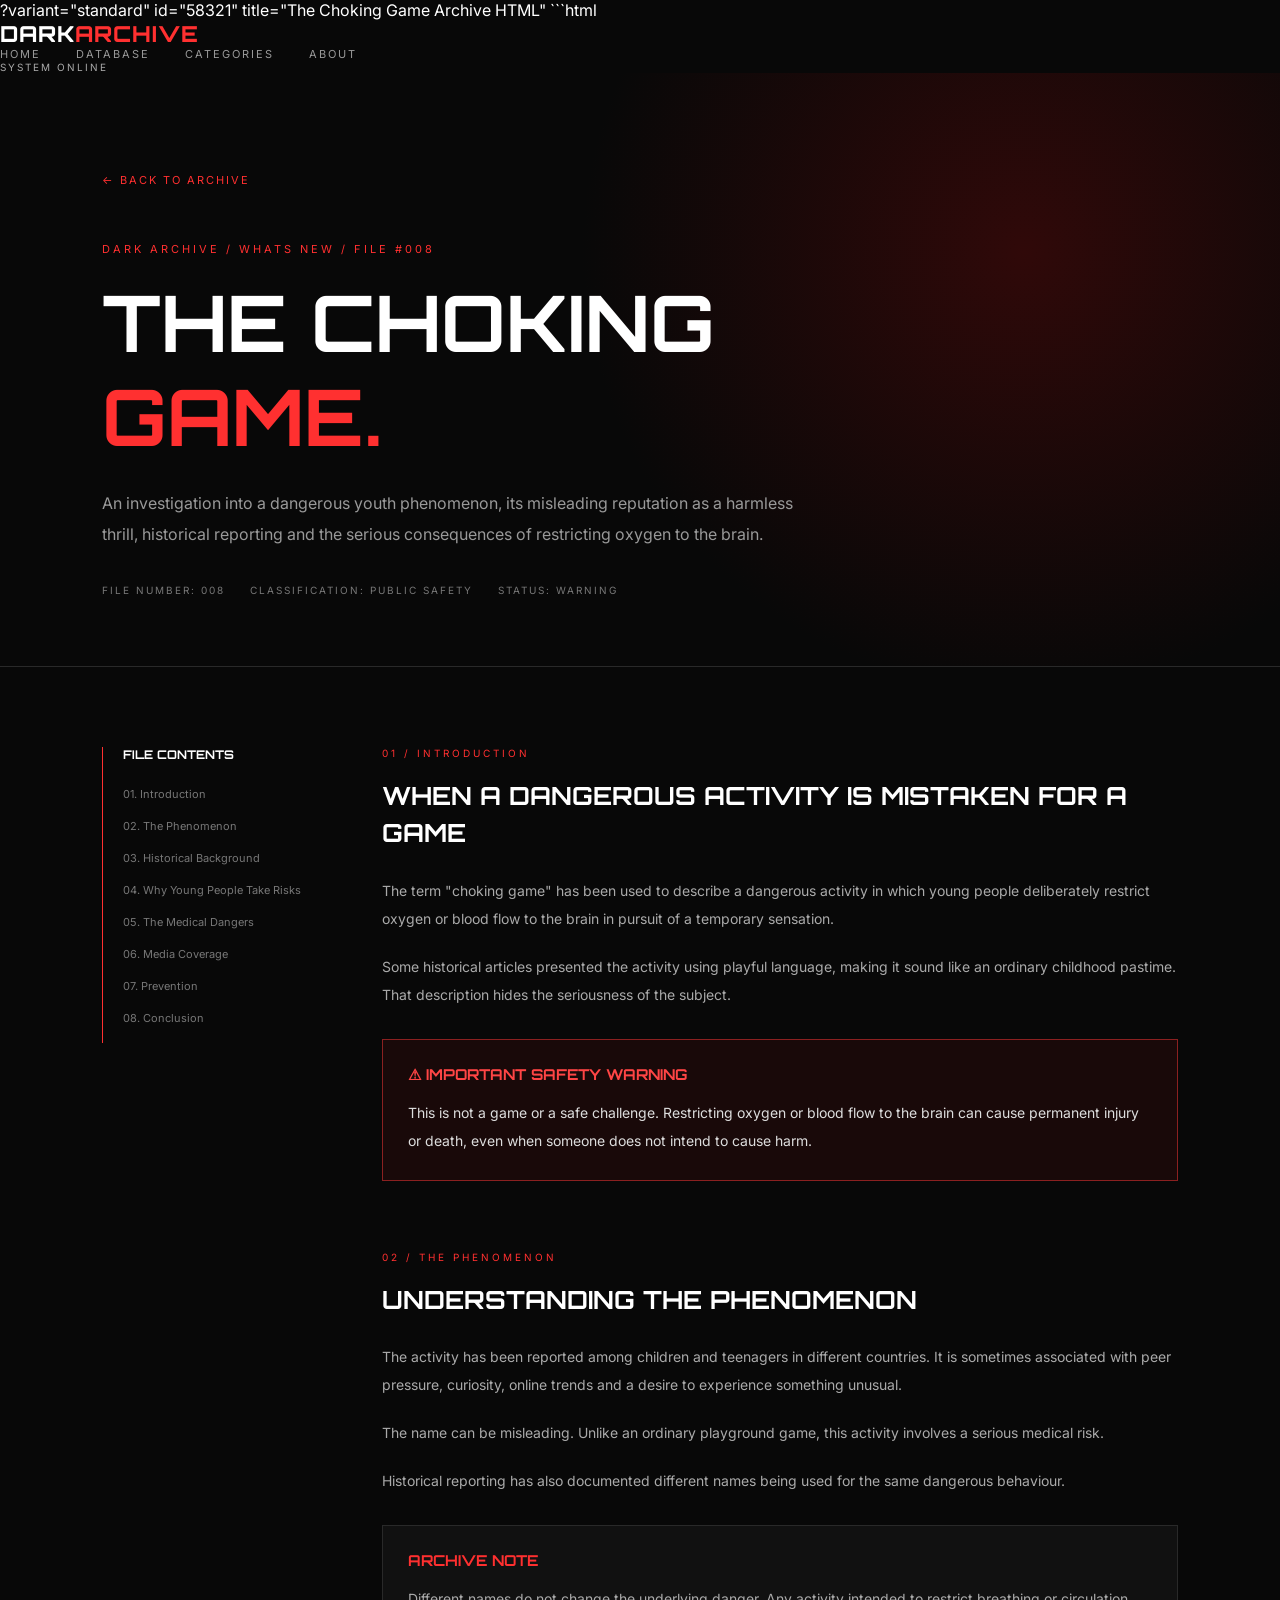
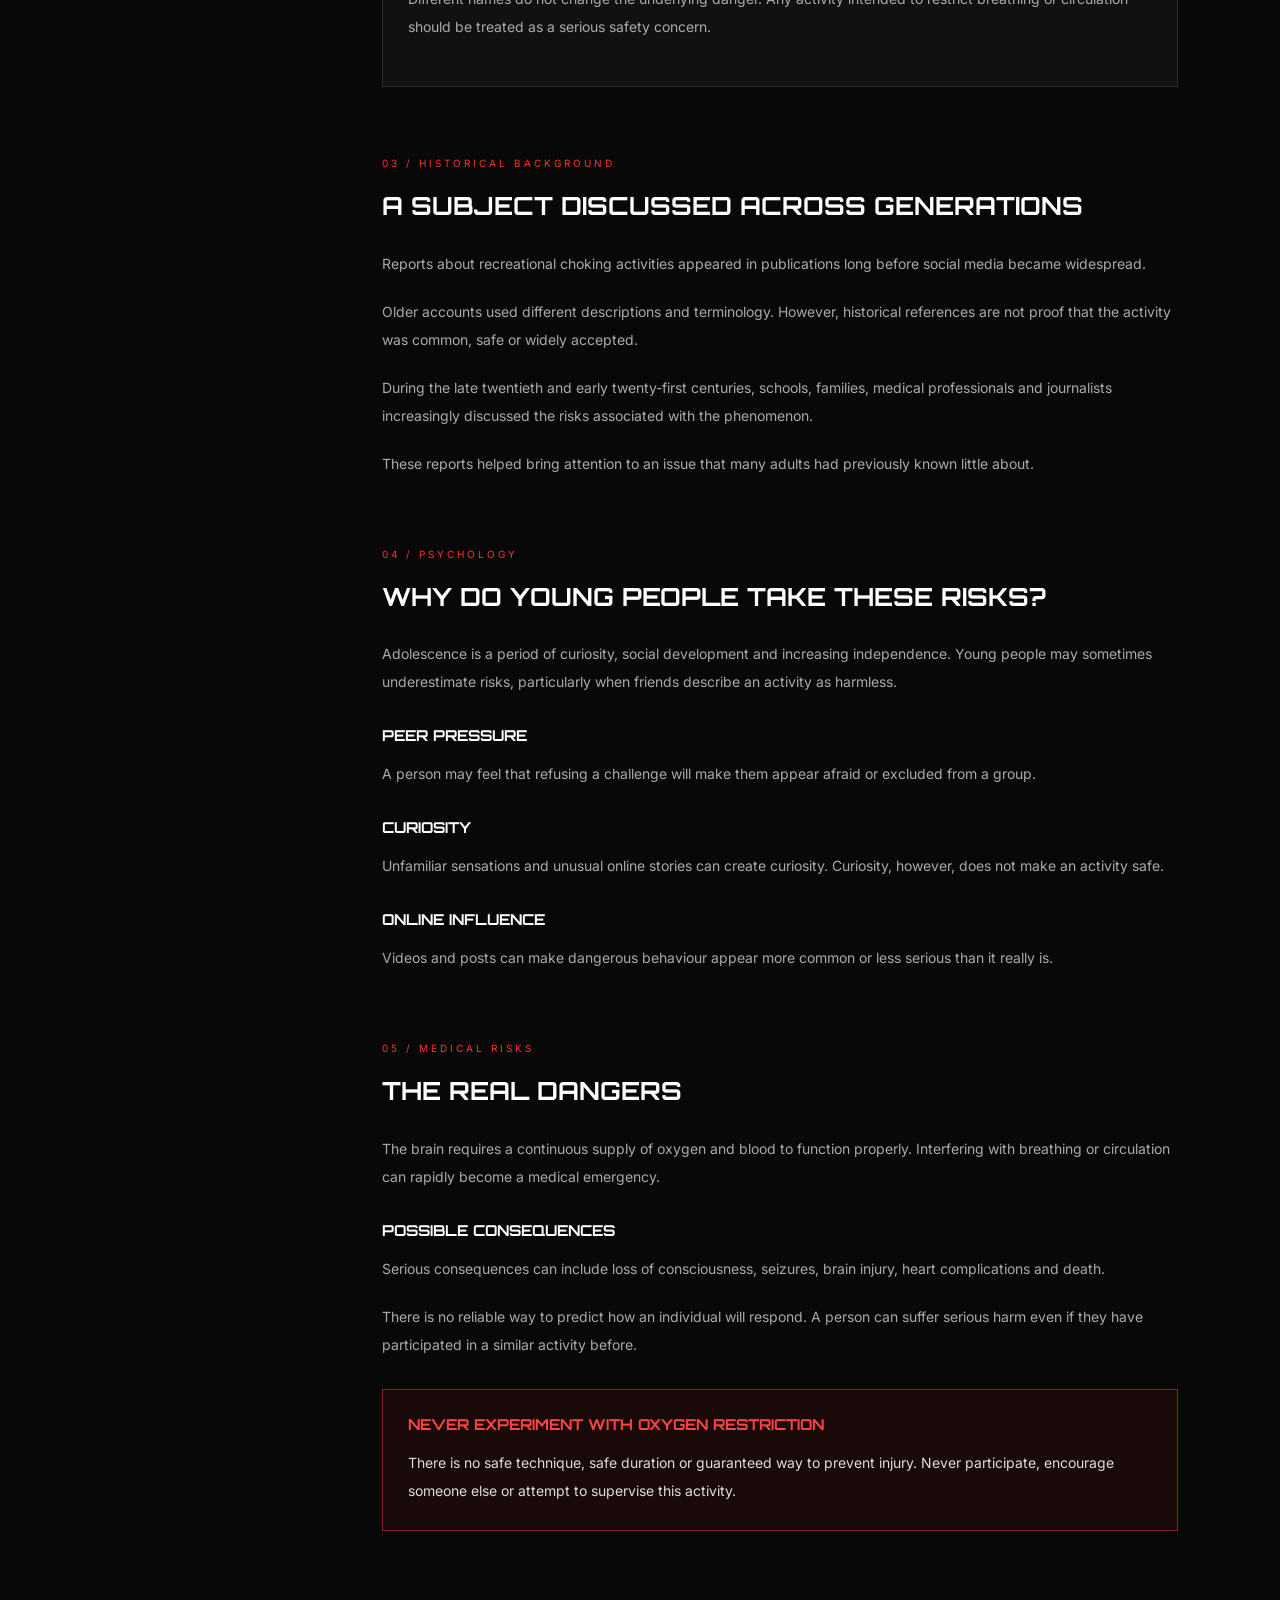
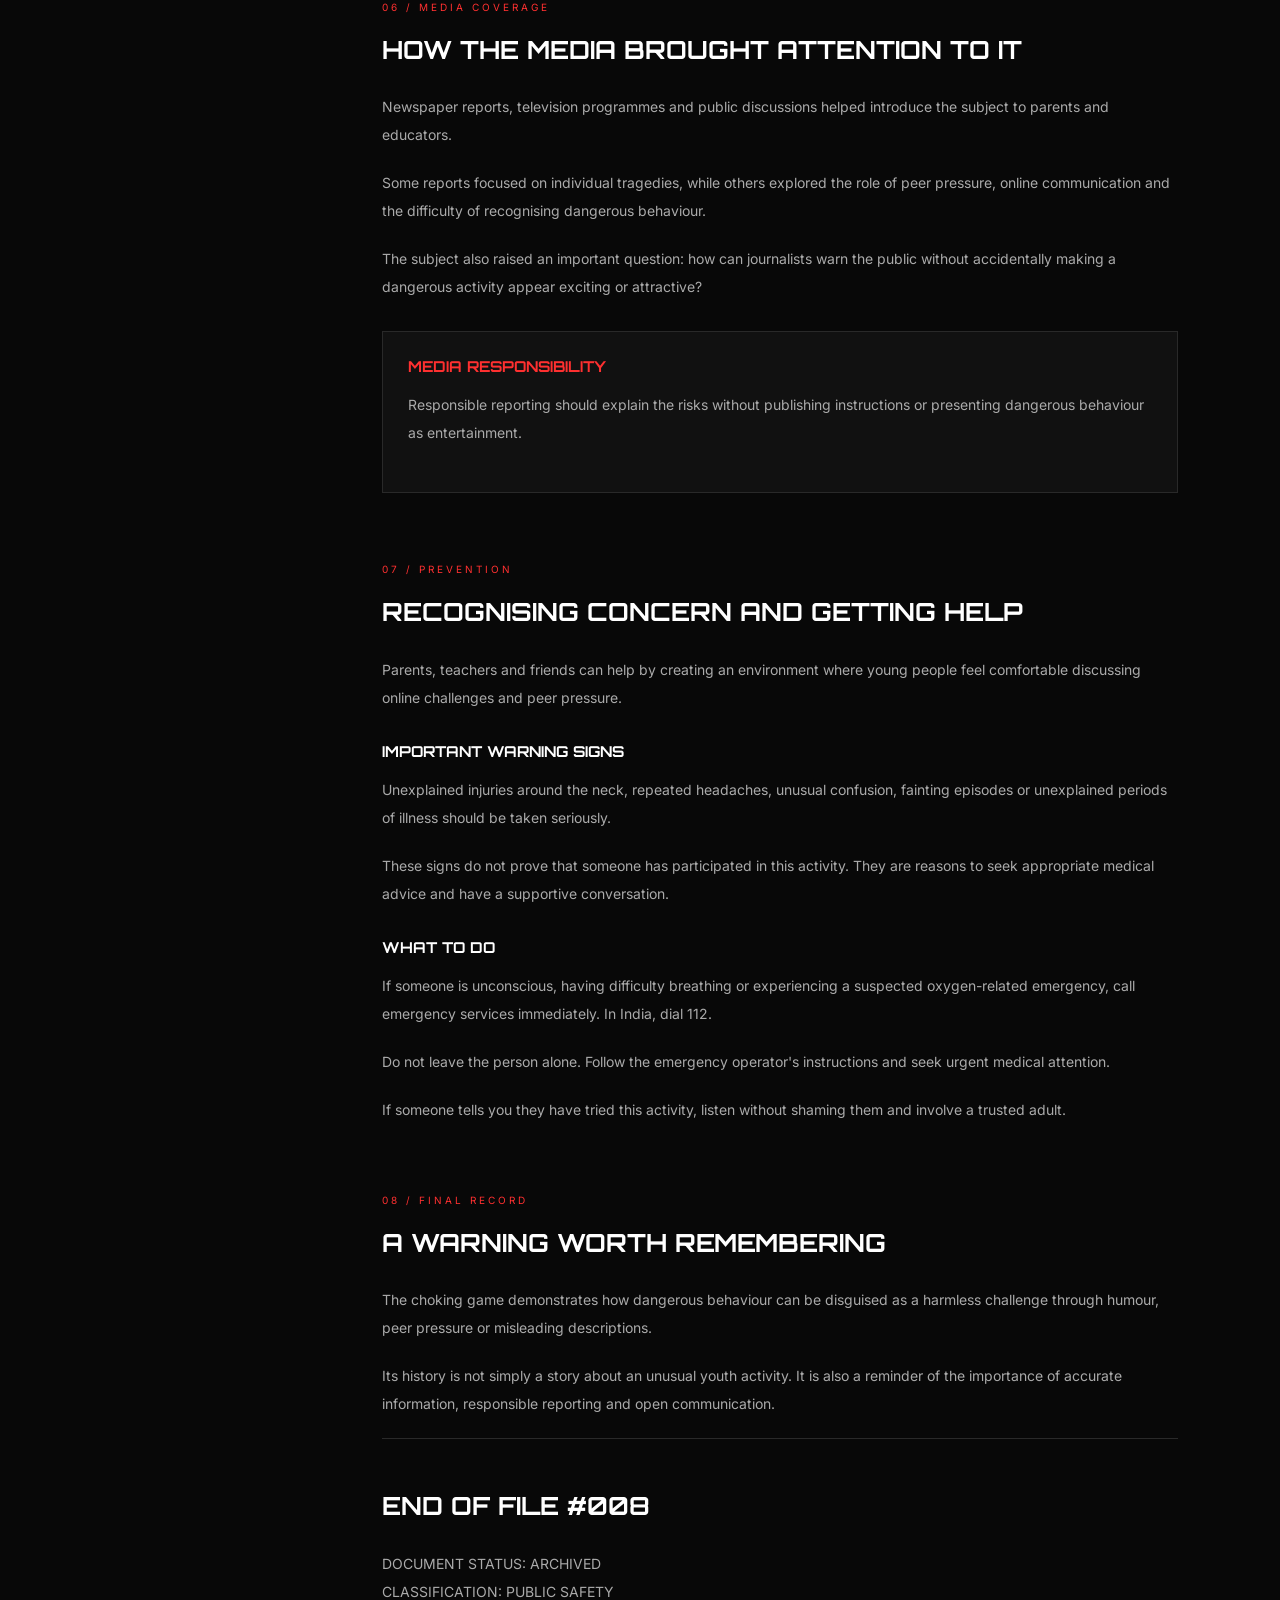
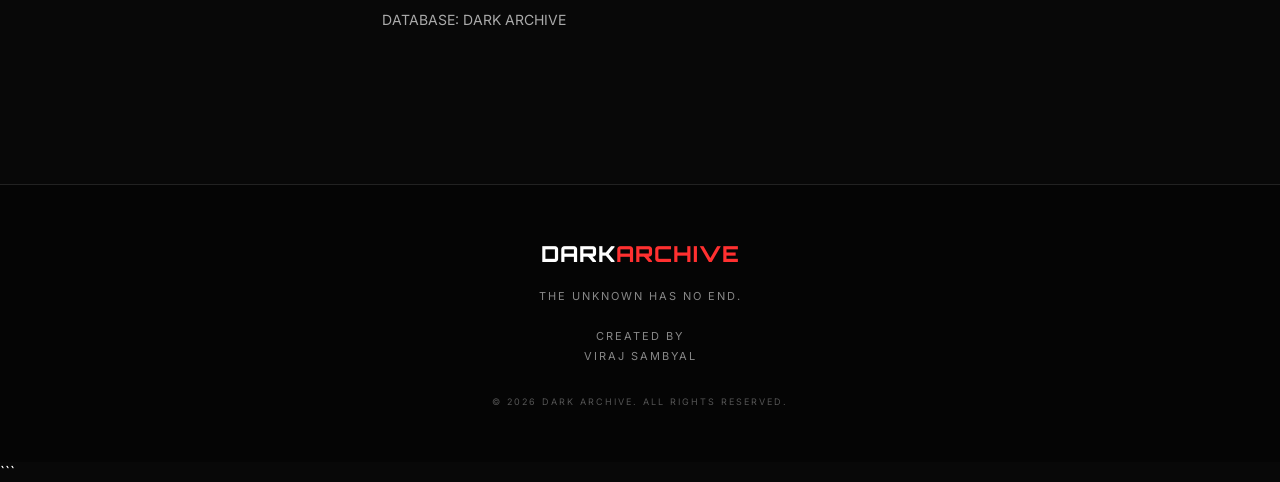
<file: the-choking-game.html>
?variant="standard" id="58321" title="The Choking Game Archive HTML"
```html
<!DOCTYPE html>
<html lang="en">
<head>
    <meta charset="UTF-8">
    <meta name="viewport" content="width=device-width, initial-scale=1.0">
    <title>THE CHOKING GAME | DARK ARCHIVE</title>
    <link rel="stylesheet" href="../style.css">

    <style>
        .article-hero {
            padding: 100px 8% 70px;
            background: radial-gradient(circle at 80% 30%, #300909, transparent 40%), #080808;
            border-bottom: 1px solid #292929;
        }

        .back-link {
            color: #ff3030;
            text-decoration: none;
            font-size: 11px;
            letter-spacing: 2px;
        }

        .file-label {
            margin-top: 55px;
            color: #ff3030;
            font-size: 11px;
            letter-spacing: 3px;
        }

        .article-hero h1 {
            font-family: 'Orbitron', sans-serif;
            font-size: clamp(38px, 7vw, 78px);
            margin-top: 20px;
            line-height: 1.2;
        }

        .article-hero h1 span {
            color: #ff3030;
        }

        .article-subtitle {
            color: #999;
            max-width: 700px;
            line-height: 1.9;
            margin-top: 25px;
        }

        .article-meta {
            display: flex;
            gap: 25px;
            flex-wrap: wrap;
            margin-top: 35px;
            color: #777;
            font-size: 10px;
            letter-spacing: 2px;
        }

        .article-layout {
            display: grid;
            grid-template-columns: 220px 1fr;
            gap: 60px;
            padding: 80px 8%;
            max-width: 1500px;
            margin: auto;
        }

        .article-sidebar {
            position: sticky;
            top: 120px;
            align-self: start;
            border-left: 1px solid #ff3030;
            padding-left: 20px;
        }

        .article-sidebar h3 {
            font-family: 'Orbitron', sans-serif;
            font-size: 12px;
            margin-bottom: 25px;
        }

        .article-sidebar a {
            display: block;
            text-decoration: none;
            color: #777;
            font-size: 11px;
            margin-bottom: 18px;
        }

        .article-sidebar a:hover {
            color: #ff3030;
        }

        .article-content {
            max-width: 850px;
        }

        .article-section {
            margin-bottom: 70px;
            scroll-margin-top: 120px;
        }

        .section-number {
            color: #ff3030;
            font-size: 10px;
            letter-spacing: 3px;
        }

        .article-section h2 {
            font-family: 'Orbitron', sans-serif;
            font-size: 25px;
            margin: 18px 0 25px;
            line-height: 1.5;
        }

        .article-section h3 {
            font-family: 'Orbitron', sans-serif;
            font-size: 15px;
            margin: 30px 0 15px;
        }

        .article-section p {
            color: #aaa;
            font-size: 14px;
            line-height: 2;
            margin-bottom: 20px;
        }

        .warning-box {
            background: #190909;
            border: 1px solid #8b2020;
            padding: 25px;
            margin: 30px 0;
        }

        .warning-box h3 {
            color: #ff4545;
            margin-top: 0;
        }

        .warning-box p {
            color: #ddd;
            margin-bottom: 0;
        }

        .info-box {
            background: #111;
            border: 1px solid #292929;
            padding: 25px;
            margin: 30px 0;
        }

        .info-box h3 {
            color: #ff3030;
            margin-top: 0;
        }

        .article-end {
            border-top: 1px solid #292929;
            padding-top: 30px;
        }

        .article-end h2 {
            font-family: 'Orbitron', sans-serif;
        }

        @media(max-width: 800px) {
            .article-layout {
                grid-template-columns: 1fr;
                gap: 40px;
            }

            .article-sidebar {
                position: static;
            }

            .article-sidebar a {
                display: inline-block;
                margin-right: 12px;
            }
        }
    </style>
</head>

<body>

<header>
    <a href="../index.html" class="logo">DARK<span>ARCHIVE</span></a>

    <nav>
        <a href="../index.html">HOME</a>
        <a href="../index.html#database">DATABASE</a>
        <a href="../index.html#categories">CATEGORIES</a>
        <a href="../index.html#about">ABOUT</a>
    </nav>

    <div class="status">
        <span></span> SYSTEM ONLINE
    </div>
</header>

<section class="article-hero">

    <a href="../index.html" class="back-link">← BACK TO ARCHIVE</a>

    <div class="file-label">DARK ARCHIVE / WHATS NEW / FILE #008</div>

    <h1>
        THE CHOKING<br>
        <span>GAME.</span>
    </h1>

    <p class="article-subtitle">
        An investigation into a dangerous youth phenomenon,
        its misleading reputation as a harmless thrill,
        historical reporting and the serious consequences
        of restricting oxygen to the brain.
    </p>

    <div class="article-meta">
        <span>FILE NUMBER: 008</span>
        <span>CLASSIFICATION: PUBLIC SAFETY</span>
        <span>STATUS: WARNING</span>
    </div>

</section>

<main class="article-layout">

    <aside class="article-sidebar">
        <h3>FILE CONTENTS</h3>
        <a href="#introduction">01. Introduction</a>
        <a href="#phenomenon">02. The Phenomenon</a>
        <a href="#history">03. Historical Background</a>
        <a href="#psychology">04. Why Young People Take Risks</a>
        <a href="#dangers">05. The Medical Dangers</a>
        <a href="#reporting">06. Media Coverage</a>
        <a href="#prevention">07. Prevention</a>
        <a href="#conclusion">08. Conclusion</a>
    </aside>

    <article class="article-content">

        <section class="article-section" id="introduction">
            <span class="section-number">01 / INTRODUCTION</span>
            <h2>WHEN A DANGEROUS ACTIVITY IS MISTAKEN FOR A GAME</h2>

            <p>
                The term "choking game" has been used to describe
                a dangerous activity in which young people
                deliberately restrict oxygen or blood flow to
                the brain in pursuit of a temporary sensation.
            </p>

            <p>
                Some historical articles presented the activity
                using playful language, making it sound like
                an ordinary childhood pastime. That description
                hides the seriousness of the subject.
            </p>

            <div class="warning-box">
                <h3>⚠ IMPORTANT SAFETY WARNING</h3>
                <p>
                    This is not a game or a safe challenge.
                    Restricting oxygen or blood flow to the brain
                    can cause permanent injury or death, even
                    when someone does not intend to cause harm.
                </p>
            </div>
        </section>

        <section class="article-section" id="phenomenon">
            <span class="section-number">02 / THE PHENOMENON</span>
            <h2>UNDERSTANDING THE PHENOMENON</h2>

            <p>
                The activity has been reported among children
                and teenagers in different countries. It is
                sometimes associated with peer pressure,
                curiosity, online trends and a desire to
                experience something unusual.
            </p>

            <p>
                The name can be misleading. Unlike an ordinary
                playground game, this activity involves a
                serious medical risk.
            </p>

            <p>
                Historical reporting has also documented
                different names being used for the same
                dangerous behaviour.
            </p>

            <div class="info-box">
                <h3>ARCHIVE NOTE</h3>
                <p>
                    Different names do not change the underlying
                    danger. Any activity intended to restrict
                    breathing or circulation should be treated
                    as a serious safety concern.
                </p>
            </div>
        </section>

        <section class="article-section" id="history">
            <span class="section-number">03 / HISTORICAL BACKGROUND</span>
            <h2>A SUBJECT DISCUSSED ACROSS GENERATIONS</h2>

            <p>
                Reports about recreational choking activities
                appeared in publications long before social
                media became widespread.
            </p>

            <p>
                Older accounts used different descriptions
                and terminology. However, historical references
                are not proof that the activity was common,
                safe or widely accepted.
            </p>

            <p>
                During the late twentieth and early twenty-first
                centuries, schools, families, medical professionals
                and journalists increasingly discussed the risks
                associated with the phenomenon.
            </p>

            <p>
                These reports helped bring attention to an issue
                that many adults had previously known little about.
            </p>
        </section>

        <section class="article-section" id="psychology">
            <span class="section-number">04 / PSYCHOLOGY</span>
            <h2>WHY DO YOUNG PEOPLE TAKE THESE RISKS?</h2>

            <p>
                Adolescence is a period of curiosity, social
                development and increasing independence.
                Young people may sometimes underestimate
                risks, particularly when friends describe
                an activity as harmless.
            </p>

            <h3>PEER PRESSURE</h3>

            <p>
                A person may feel that refusing a challenge
                will make them appear afraid or excluded
                from a group.
            </p>

            <h3>CURIOSITY</h3>

            <p>
                Unfamiliar sensations and unusual online
                stories can create curiosity. Curiosity,
                however, does not make an activity safe.
            </p>

            <h3>ONLINE INFLUENCE</h3>

            <p>
                Videos and posts can make dangerous behaviour
                appear more common or less serious than it really is.
            </p>
        </section>

        <section class="article-section" id="dangers">
            <span class="section-number">05 / MEDICAL RISKS</span>
            <h2>THE REAL DANGERS</h2>

            <p>
                The brain requires a continuous supply of oxygen
                and blood to function properly. Interfering with
                breathing or circulation can rapidly become
                a medical emergency.
            </p>

            <h3>POSSIBLE CONSEQUENCES</h3>

            <p>
                Serious consequences can include loss of
                consciousness, seizures, brain injury,
                heart complications and death.
            </p>

            <p>
                There is no reliable way to predict how an
                individual will respond. A person can suffer
                serious harm even if they have participated
                in a similar activity before.
            </p>

            <div class="warning-box">
                <h3>NEVER EXPERIMENT WITH OXYGEN RESTRICTION</h3>
                <p>
                    There is no safe technique, safe duration
                    or guaranteed way to prevent injury.
                    Never participate, encourage someone
                    else or attempt to supervise this activity.
                </p>
            </div>
        </section>

        <section class="article-section" id="reporting">
            <span class="section-number">06 / MEDIA COVERAGE</span>
            <h2>HOW THE MEDIA BROUGHT ATTENTION TO IT</h2>

            <p>
                Newspaper reports, television programmes
                and public discussions helped introduce
                the subject to parents and educators.
            </p>

            <p>
                Some reports focused on individual tragedies,
                while others explored the role of peer pressure,
                online communication and the difficulty of
                recognising dangerous behaviour.
            </p>

            <p>
                The subject also raised an important question:
                how can journalists warn the public without
                accidentally making a dangerous activity
                appear exciting or attractive?
            </p>

            <div class="info-box">
                <h3>MEDIA RESPONSIBILITY</h3>
                <p>
                    Responsible reporting should explain
                    the risks without publishing instructions
                    or presenting dangerous behaviour as entertainment.
                </p>
            </div>
        </section>

        <section class="article-section" id="prevention">
            <span class="section-number">07 / PREVENTION</span>
            <h2>RECOGNISING CONCERN AND GETTING HELP</h2>

            <p>
                Parents, teachers and friends can help by
                creating an environment where young people
                feel comfortable discussing online challenges
                and peer pressure.
            </p>

            <h3>IMPORTANT WARNING SIGNS</h3>

            <p>
                Unexplained injuries around the neck,
                repeated headaches, unusual confusion,
                fainting episodes or unexplained periods
                of illness should be taken seriously.
            </p>

            <p>
                These signs do not prove that someone
                has participated in this activity. They
                are reasons to seek appropriate medical
                advice and have a supportive conversation.
            </p>

            <h3>WHAT TO DO</h3>

            <p>
                If someone is unconscious, having difficulty
                breathing or experiencing a suspected
                oxygen-related emergency, call emergency
                services immediately. In India, dial 112.
            </p>

            <p>
                Do not leave the person alone. Follow the
                emergency operator's instructions and
                seek urgent medical attention.
            </p>

            <p>
                If someone tells you they have tried this
                activity, listen without shaming them and
                involve a trusted adult.
            </p>
        </section>

        <section class="article-section" id="conclusion">
            <span class="section-number">08 / FINAL RECORD</span>
            <h2>A WARNING WORTH REMEMBERING</h2>

            <p>
                The choking game demonstrates how dangerous
                behaviour can be disguised as a harmless
                challenge through humour, peer pressure
                or misleading descriptions.
            </p>

            <p>
                Its history is not simply a story about
                an unusual youth activity. It is also
                a reminder of the importance of accurate
                information, responsible reporting and
                open communication.
            </p>

            <div class="article-end">
                <h2>END OF FILE #008</h2>
                <p>
                    DOCUMENT STATUS: ARCHIVED<br>
                    CLASSIFICATION: PUBLIC SAFETY<br>
                    DATABASE: DARK ARCHIVE
                </p>
            </div>
        </section>

    </article>

</main>

<footer>
    <div class="logo">DARK<span>ARCHIVE</span></div>
    <p>THE UNKNOWN HAS NO END.</p>
    <p>CREATED BY<br>VIRAJ SAMBYAL</p>
    <small>© 2026 DARK ARCHIVE. ALL RIGHTS RESERVED.</small>
</footer>

</body>
</html>
```
</file>
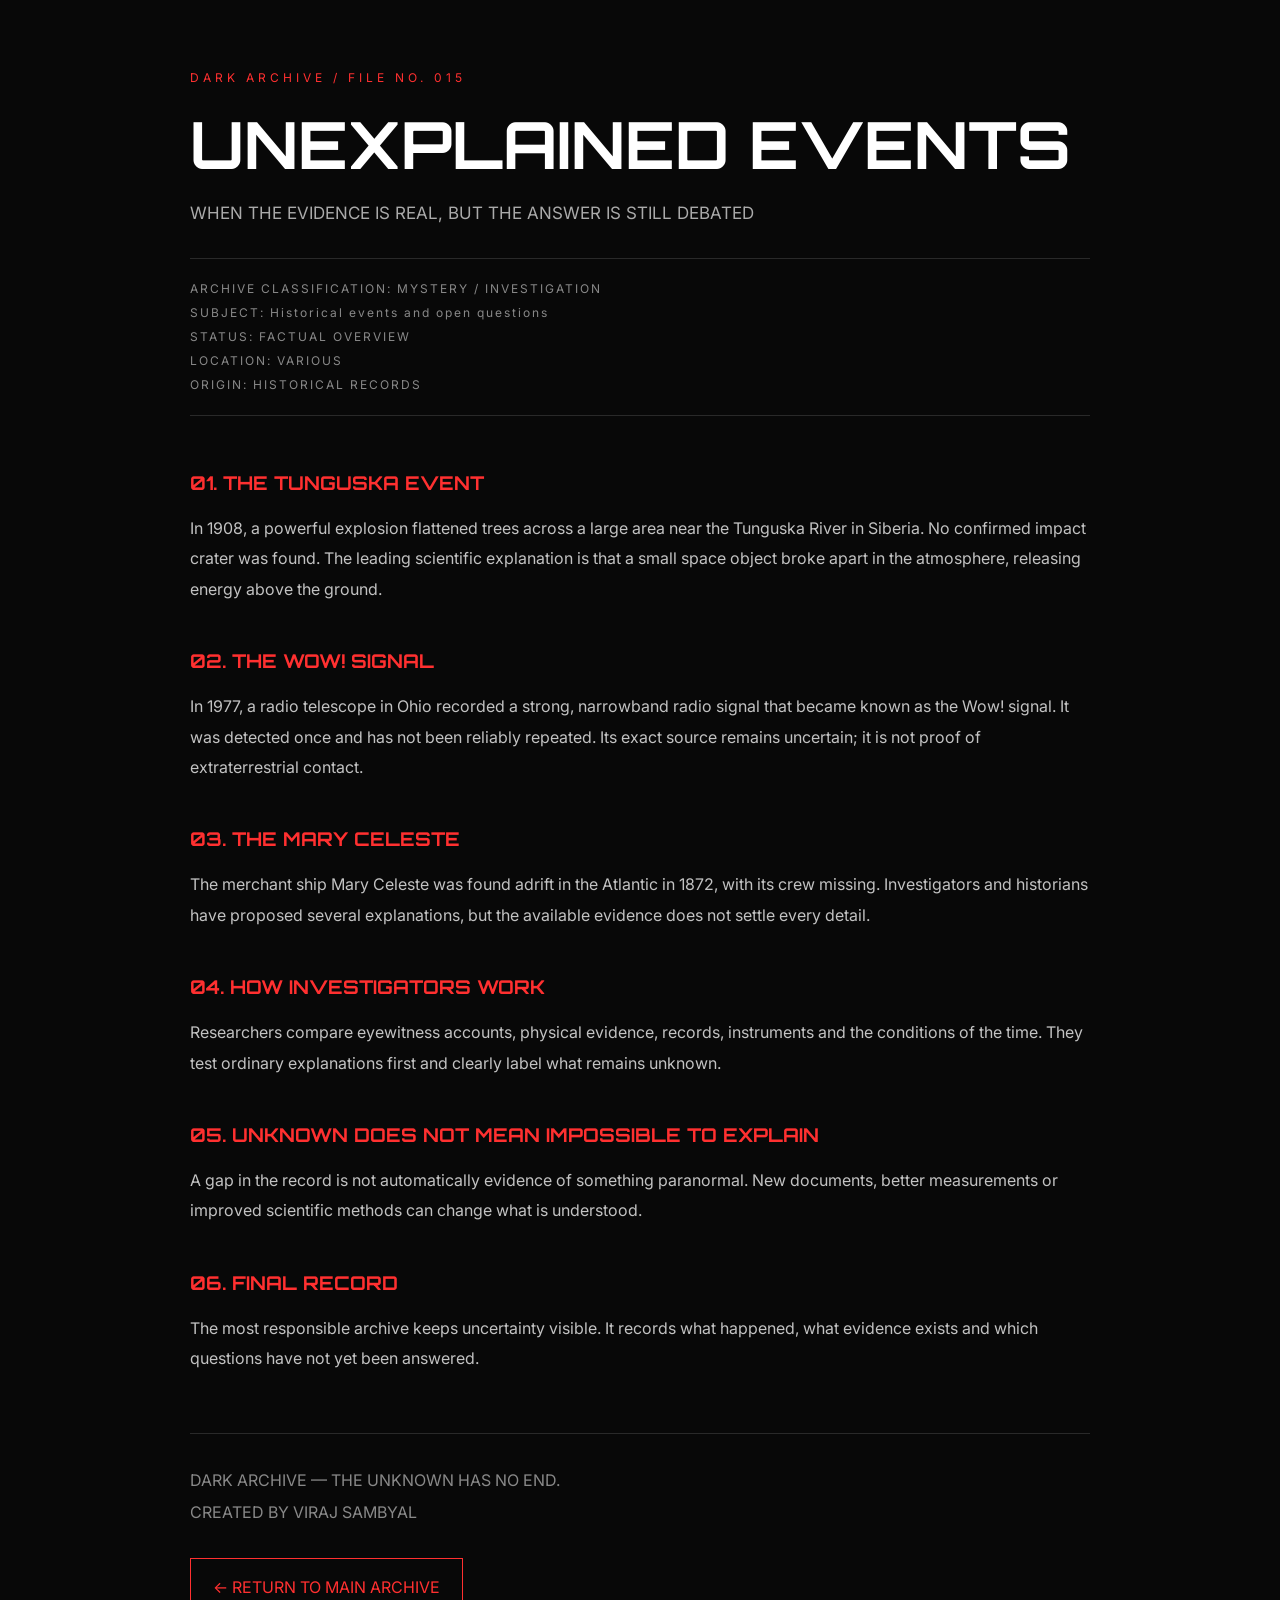
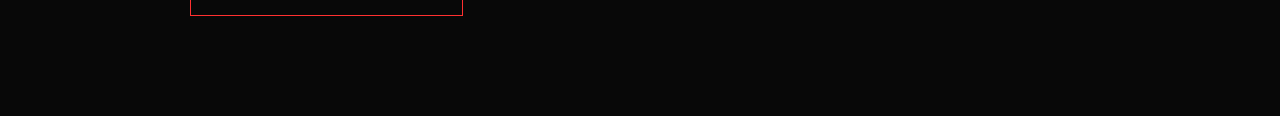
<file: unexplained-events.html>
<!DOCTYPE html>
<html lang="en"><head><meta charset="UTF-8"><meta name="viewport" content="width=device-width, initial-scale=1.0"><title>UNEXPLAINED EVENTS | DARK ARCHIVE</title><link rel="stylesheet" href="../style.css"><style>
.article-container{max-width:950px;margin:auto;padding:70px 25px 100px}.article-label{color:#ff3030;letter-spacing:4px;font-size:12px;margin-bottom:20px}.article-title{font-family:'Orbitron',sans-serif;font-size:clamp(32px,6vw,65px);line-height:1.2;margin-bottom:20px}.article-subtitle{color:#aaa;font-size:17px;margin-bottom:35px}.article-meta{border-top:1px solid #292929;border-bottom:1px solid #292929;padding:18px 0;margin-bottom:55px;color:#888;font-size:12px;letter-spacing:2px;line-height:2}.article-section{margin-bottom:45px}.article-section h2{color:#ff3030;font-family:'Orbitron',sans-serif;font-size:19px;margin-bottom:18px}.article-section p{color:#c2c2c2;font-size:16px;line-height:1.9;margin-bottom:16px}.article-footer{border-top:1px solid #292929;padding-top:30px;margin-top:60px;color:#888;line-height:2}.back-button{display:inline-block;margin-top:30px;color:#ff3030;text-decoration:none;border:1px solid #ff3030;padding:12px 22px;transition:.3s}.back-button:hover{background:#ff3030;color:white}@media(max-width:600px){.article-container{padding:45px 20px 70px}.article-section p{font-size:15px}}
</style></head><body><main class="article-container"><div class="article-label">DARK ARCHIVE / FILE NO. 015</div><h1 class="article-title">UNEXPLAINED EVENTS</h1><p class="article-subtitle">WHEN THE EVIDENCE IS REAL, BUT THE ANSWER IS STILL DEBATED</p><div class="article-meta">ARCHIVE CLASSIFICATION: MYSTERY / INVESTIGATION<br>SUBJECT: Historical events and open questions<br>STATUS: FACTUAL OVERVIEW<br>LOCATION: VARIOUS<br>ORIGIN: HISTORICAL RECORDS</div><section class="article-section"><h2>01. THE TUNGUSKA EVENT</h2><p>In 1908, a powerful explosion flattened trees across a large area near the Tunguska River in Siberia. No confirmed impact crater was found. The leading scientific explanation is that a small space object broke apart in the atmosphere, releasing energy above the ground.</p></section>
<section class="article-section"><h2>02. THE WOW! SIGNAL</h2><p>In 1977, a radio telescope in Ohio recorded a strong, narrowband radio signal that became known as the Wow! signal. It was detected once and has not been reliably repeated. Its exact source remains uncertain; it is not proof of extraterrestrial contact.</p></section>
<section class="article-section"><h2>03. THE MARY CELESTE</h2><p>The merchant ship Mary Celeste was found adrift in the Atlantic in 1872, with its crew missing. Investigators and historians have proposed several explanations, but the available evidence does not settle every detail.</p></section>
<section class="article-section"><h2>04. HOW INVESTIGATORS WORK</h2><p>Researchers compare eyewitness accounts, physical evidence, records, instruments and the conditions of the time. They test ordinary explanations first and clearly label what remains unknown.</p></section>
<section class="article-section"><h2>05. UNKNOWN DOES NOT MEAN IMPOSSIBLE TO EXPLAIN</h2><p>A gap in the record is not automatically evidence of something paranormal. New documents, better measurements or improved scientific methods can change what is understood.</p></section>
<section class="article-section"><h2>06. FINAL RECORD</h2><p>The most responsible archive keeps uncertainty visible. It records what happened, what evidence exists and which questions have not yet been answered.</p></section><div class="article-footer">DARK ARCHIVE — THE UNKNOWN HAS NO END.<br>CREATED BY VIRAJ SAMBYAL<br><a class="back-button" href="../index.html">← RETURN TO MAIN ARCHIVE</a></div></main></body></html>
</file>
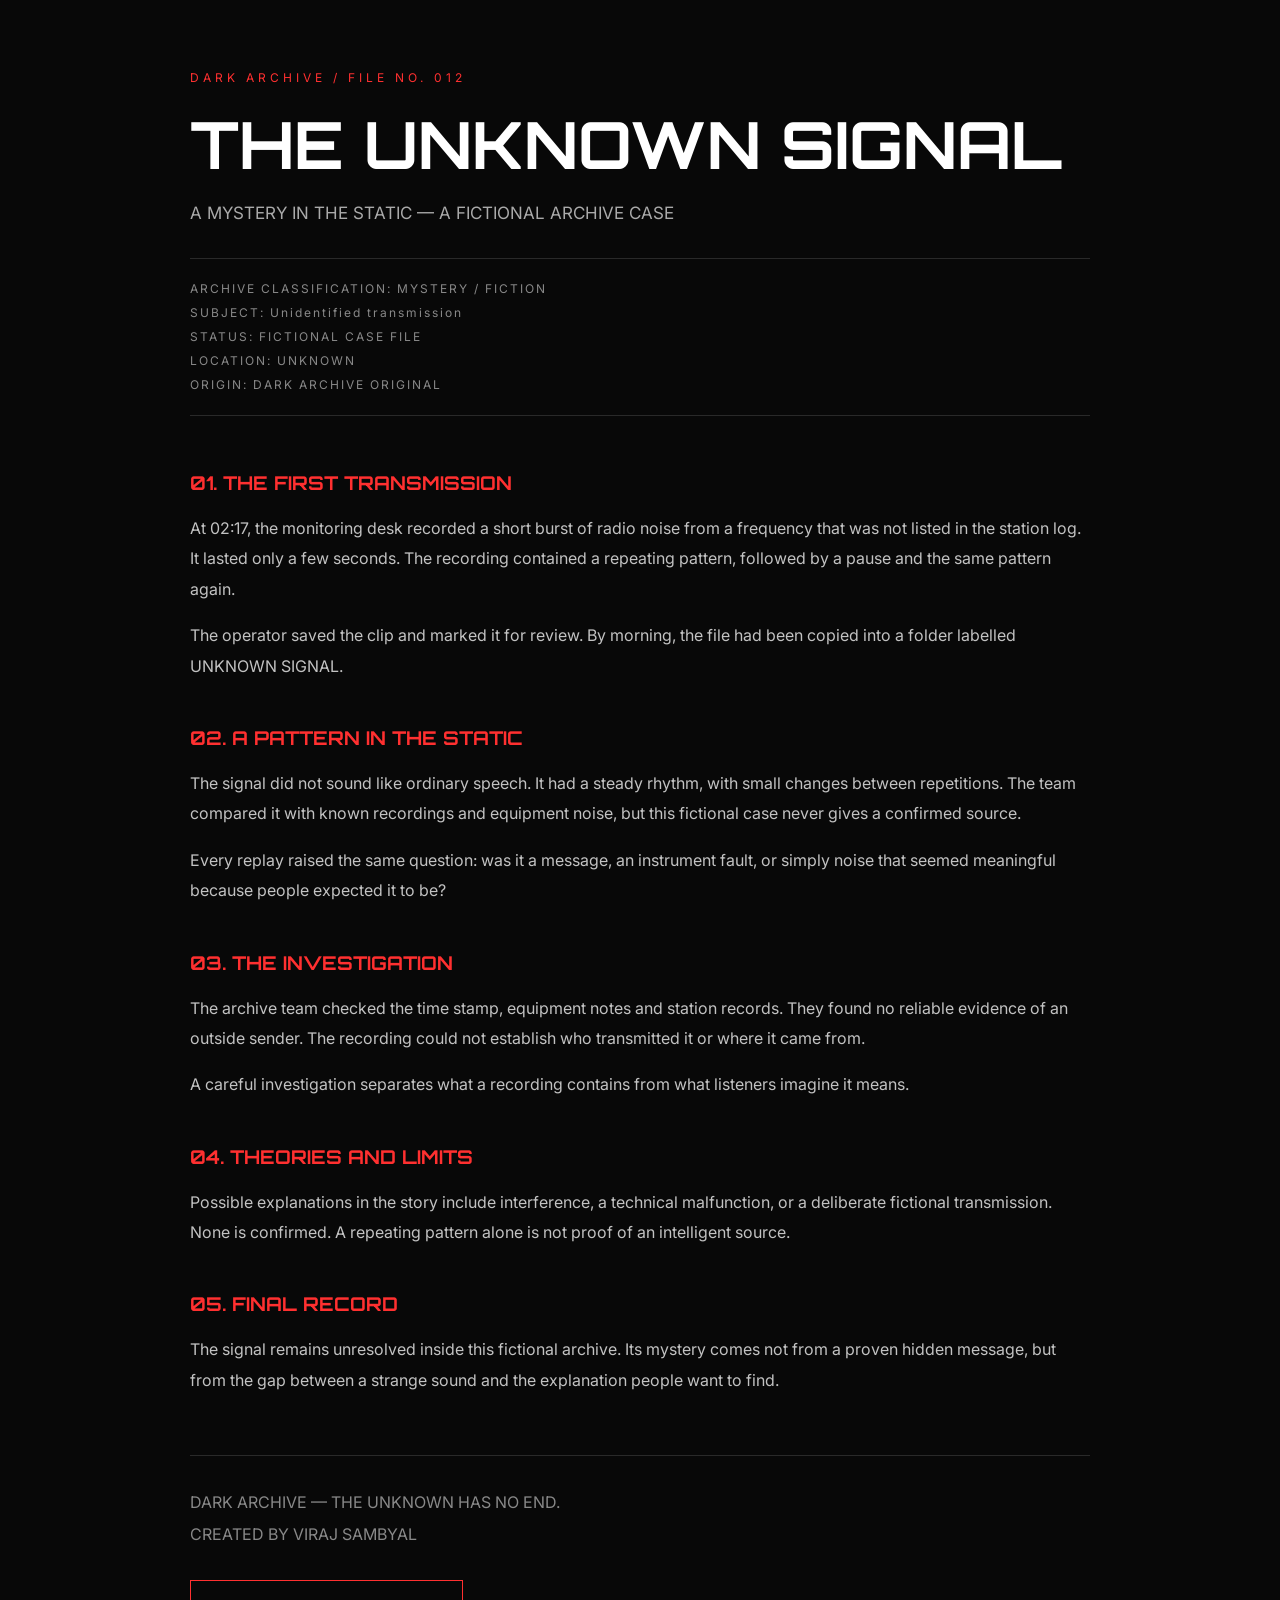
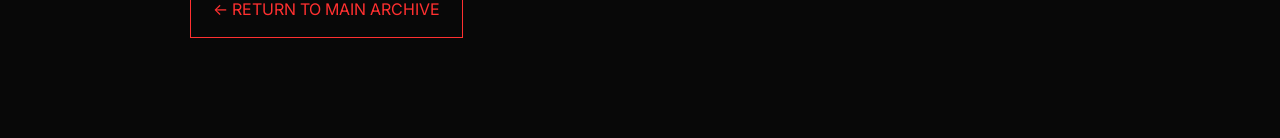
<file: unknown-signal.html>
<!DOCTYPE html>
<html lang="en"><head><meta charset="UTF-8"><meta name="viewport" content="width=device-width, initial-scale=1.0"><title>THE UNKNOWN SIGNAL | DARK ARCHIVE</title><link rel="stylesheet" href="../style.css"><style>
.article-container{max-width:950px;margin:auto;padding:70px 25px 100px}.article-label{color:#ff3030;letter-spacing:4px;font-size:12px;margin-bottom:20px}.article-title{font-family:'Orbitron',sans-serif;font-size:clamp(32px,6vw,65px);line-height:1.2;margin-bottom:20px}.article-subtitle{color:#aaa;font-size:17px;margin-bottom:35px}.article-meta{border-top:1px solid #292929;border-bottom:1px solid #292929;padding:18px 0;margin-bottom:55px;color:#888;font-size:12px;letter-spacing:2px;line-height:2}.article-section{margin-bottom:45px}.article-section h2{color:#ff3030;font-family:'Orbitron',sans-serif;font-size:19px;margin-bottom:18px}.article-section p{color:#c2c2c2;font-size:16px;line-height:1.9;margin-bottom:16px}.article-footer{border-top:1px solid #292929;padding-top:30px;margin-top:60px;color:#888;line-height:2}.back-button{display:inline-block;margin-top:30px;color:#ff3030;text-decoration:none;border:1px solid #ff3030;padding:12px 22px;transition:.3s}.back-button:hover{background:#ff3030;color:white}@media(max-width:600px){.article-container{padding:45px 20px 70px}.article-section p{font-size:15px}}
</style></head><body><main class="article-container"><div class="article-label">DARK ARCHIVE / FILE NO. 012</div><h1 class="article-title">THE UNKNOWN SIGNAL</h1><p class="article-subtitle">A MYSTERY IN THE STATIC — A FICTIONAL ARCHIVE CASE</p><div class="article-meta">ARCHIVE CLASSIFICATION: MYSTERY / FICTION<br>SUBJECT: Unidentified transmission<br>STATUS: FICTIONAL CASE FILE<br>LOCATION: UNKNOWN<br>ORIGIN: DARK ARCHIVE ORIGINAL</div><section class="article-section"><h2>01. THE FIRST TRANSMISSION</h2><p>At 02:17, the monitoring desk recorded a short burst of radio noise from a frequency that was not listed in the station log. It lasted only a few seconds. The recording contained a repeating pattern, followed by a pause and the same pattern again.</p><p>The operator saved the clip and marked it for review. By morning, the file had been copied into a folder labelled UNKNOWN SIGNAL.</p></section>
<section class="article-section"><h2>02. A PATTERN IN THE STATIC</h2><p>The signal did not sound like ordinary speech. It had a steady rhythm, with small changes between repetitions. The team compared it with known recordings and equipment noise, but this fictional case never gives a confirmed source.</p><p>Every replay raised the same question: was it a message, an instrument fault, or simply noise that seemed meaningful because people expected it to be?</p></section>
<section class="article-section"><h2>03. THE INVESTIGATION</h2><p>The archive team checked the time stamp, equipment notes and station records. They found no reliable evidence of an outside sender. The recording could not establish who transmitted it or where it came from.</p><p>A careful investigation separates what a recording contains from what listeners imagine it means.</p></section>
<section class="article-section"><h2>04. THEORIES AND LIMITS</h2><p>Possible explanations in the story include interference, a technical malfunction, or a deliberate fictional transmission. None is confirmed. A repeating pattern alone is not proof of an intelligent source.</p></section>
<section class="article-section"><h2>05. FINAL RECORD</h2><p>The signal remains unresolved inside this fictional archive. Its mystery comes not from a proven hidden message, but from the gap between a strange sound and the explanation people want to find.</p></section><div class="article-footer">DARK ARCHIVE — THE UNKNOWN HAS NO END.<br>CREATED BY VIRAJ SAMBYAL<br><a class="back-button" href="../index.html">← RETURN TO MAIN ARCHIVE</a></div></main></body></html>
</file>
<file: style.css>
@import url('https://fonts.googleapis.com/css2?family=Orbitron:wght@400;500;600;700;800&family=Inter:wght@300;400;500;600;700&display=swap');

* {
    margin: 0;
    padding: 0;
    box-sizing: border-box;
}

html {
    scroll-behavior: smooth;
}

body {
    background: #080808;
    color: white;
    font-family: 'Inter', sans-serif;
    overflow-x: hidden;
}

.logo {
    font-family: 'Orbitron', sans-serif;
    font-size: 22px;
    font-weight: 800;
    color: white;
    text-decoration: none;
    letter-spacing: 1px;
}

.logo span {
    color: #ff3030;
}

/* LOADER */

.loader {
    position: fixed;
    inset: 0;
    background: #050505;
    z-index: 9999;
    display: flex;
    align-items: center;
    justify-content: center;
    flex-direction: column;
    transition: .6s;
}

.loader h1 {
    font-family: 'Orbitron', sans-serif;
    color: #ff3030;
    letter-spacing: 5px;
}

.loader p {
    margin-top: 15px;
    color: #777;
    font-size: 11px;
    letter-spacing: 3px;
}

.loader.hide {
    opacity: 0;
    visibility: hidden;
}

/* HEADER */

.header {
    height: 85px;
    padding: 0 8%;
    display: flex;
    align-items: center;
    justify-content: space-between;
    background: #080808;
    border-bottom: 1px solid #222;
    position: sticky;
    top: 0;
    z-index: 100;
}

nav {
    display: flex;
    gap: 35px;
}

nav a {
    color: #999;
    text-decoration: none;
    font-size: 11px;
    letter-spacing: 2px;
    transition: .3s;
}

nav a:hover {
    color: #ff3030;
}

.status {
    font-size: 10px;
    color: #aaa;
    letter-spacing: 2px;
}

.status-dot {
    display: inline-block;
    width: 7px;
    height: 7px;
    background: #20d878;
    border-radius: 50%;
    margin-right: 7px;
}

/* HERO */

.hero {
    min-height: 650px;
    padding: 100px 8%;
    display: flex;
    align-items: center;
    justify-content: space-between;
    position: relative;
    overflow: hidden;
    background:
        radial-gradient(circle at 80% 50%, #260909 0%, transparent 35%),
        #080808;
}

.hero-content {
    max-width: 700px;
    position: relative;
    z-index: 2;
}

.hero-tag {
    color: #aaa;
    font-size: 11px;
    letter-spacing: 3px;
    margin-bottom: 30px;
}

.hero h1 {
    font-family: 'Orbitron', sans-serif;
    font-size: clamp(45px, 7vw, 85px);
    line-height: 1.15;
    letter-spacing: -3px;
}

.hero h1 span {
    color: #ff3030;
}

.hero-description {
    color: #999;
    max-width: 480px;
    line-height: 1.8;
    margin: 25px 0 35px;
}

.hero-btn {
    display: inline-block;
    padding: 17px 28px;
    background: #e52222;
    color: white;
    text-decoration: none;
    font-size: 11px;
    letter-spacing: 2px;
    font-weight: 700;
    transition: .3s;
}

.hero-btn:hover {
    background: white;
    color: #111;
    transform: translateY(-4px);
}

.hero-circle {
    position: absolute;
    right: 12%;
    top: 25%;
    width: 280px;
    height: 280px;
    border: 1px solid #7c1b1b;
    border-radius: 50%;
    box-shadow: 0 0 70px #650d0d33;
}

.hero-circle::before,
.hero-circle::after {
    content: "";
    position: absolute;
    border: 1px solid #4b1515;
    border-radius: 50%;
}

.hero-circle::before {
    inset: 25px;
}

.hero-circle::after {
    inset: 55px;
}

.hero-coordinates {
    position: absolute;
    bottom: 35px;
    right: 8%;
    color: #8d4444;
    font-size: 9px;
    line-height: 2;
    letter-spacing: 2px;
}

/* DATABASE */

.database {
    padding: 100px 8%;
    background: #0b0b0b;
}

.section-heading {
    display: flex;
    justify-content: space-between;
    align-items: end;
    margin-bottom: 40px;
}

.section-tag {
    color: #ff3030;
    font-size: 10px;
    letter-spacing: 3px;
}

.section-heading h2 {
    font-family: 'Orbitron', sans-serif;
    font-size: 38px;
    margin-top: 15px;
}

.section-heading > p {
    color: #777;
    font-size: 10px;
    letter-spacing: 2px;
}

/* DATABASE STATS */

.database-stats {
    display: flex;
    gap: 65px;
    margin: 40px 0;
    padding: 25px 0;
    border-top: 1px solid #222;
    border-bottom: 1px solid #222;
}

.database-stats h3 {
    font-family: 'Orbitron', sans-serif;
    font-size: 24px;
    color: white;
}

.database-stats p {
    color: #777;
    font-size: 9px;
    letter-spacing: 2px;
    margin-top: 8px;
}

/* SEARCH */

.search-box {
    height: 60px;
    border: 1px solid #333;
    display: flex;
    align-items: center;
    padding: 0 20px;
    gap: 15px;
    margin-bottom: 25px;
}

.search-box span {
    color: #ff3030;
    font-size: 25px;
}

.search-box input {
    flex: 1;
    background: transparent;
    border: none;
    outline: none;
    color: white;
    font-size: 14px;
}

.search-box input::placeholder {
    color: #666;
}

/* FILTERS */

.filters {
    display: flex;
    gap: 10px;
    flex-wrap: wrap;
    margin-bottom: 35px;
}

.filter {
    padding: 12px 20px;
    background: transparent;
    color: #888;
    border: 1px solid #333;
    font-size: 10px;
    letter-spacing: 1px;
    cursor: pointer;
    transition: .3s;
}

.filter:hover,
.filter.active {
    background: #e52222;
    border-color: #e52222;
    color: white;
}

/* ARCHIVE CARDS */

.archive-grid {
    display: grid;
    grid-template-columns: repeat(3, 1fr);
    gap: 20px;
}

.archive-card {
    display: block;
    background: #111;
    border: 1px solid #292929;
    padding: 25px;
    min-height: 260px;
    text-decoration: none;
    color: white;
    transition: .3s;
}

.archive-card:hover {
    border-color: #ff3030;
    transform: translateY(-5px);
    box-shadow: 0 10px 30px #000;
}

.card-number {
    display: flex;
    justify-content: space-between;
    font-size: 9px;
    color: #777;
    letter-spacing: 2px;
}

.card-icon {
    font-size: 35px;
    color: #ff3030;
    margin: 30px 0 20px;
}

.archive-card h3 {
    font-family: 'Orbitron', sans-serif;
    font-size: 15px;
    margin-bottom: 13px;
}

.archive-card p {
    color: #888;
    font-size: 12px;
    line-height: 1.7;
    margin-bottom: 25px;
}

.card-category {
    color: #ff3030;
    text-decoration: none;
    font-size: 10px;
    letter-spacing: 2px;
}

.no-results {
    display: none;
    color: #ff3030;
    text-align: center;
    padding: 40px;
    letter-spacing: 2px;
}

/* ABOUT */

.about {
    padding: 110px 8%;
    background: #080808;
}

.about h2 {
    font-family: 'Orbitron', sans-serif;
    font-size: clamp(40px, 6vw, 70px);
    margin: 25px 0;
}

.about h2 span {
    color: #ff3030;
}

.about p {
    max-width: 550px;
    color: #999;
    line-height: 1.8;
}

/* FOOTER */

footer {
    background: #050505;
    border-top: 1px solid #222;
    text-align: center;
    padding: 55px 20px;
}

footer p {
    color: #888;
    font-size: 11px;
    letter-spacing: 2px;
    margin-top: 20px;
    line-height: 1.8;
}

footer small {
    display: block;
    color: #555;
    margin-top: 30px;
    font-size: 9px;
    letter-spacing: 2px;
}

/* RESPONSIVE */

@media (max-width: 850px) {

    .header {
        padding: 0 5%;
    }

    nav {
        gap: 15px;
    }

    .hero-circle {
        opacity: .25;
        right: -100px;
    }

    .archive-grid {
        grid-template-columns: repeat(2, 1fr);
    }
}

@media (max-width: 550px) {

    .header {
        height: auto;
        padding: 20px;
        flex-wrap: wrap;
        gap: 20px;
    }

    nav {
        order: 3;
        width: 100%;
        justify-content: space-between;
        gap: 8px;
    }

    nav a {
        font-size: 9px;
    }

    .status {
        font-size: 8px;
    }

    .hero {
        padding: 80px 7%;
        min-height: 580px;
    }

    .hero-circle {
        display: none;
    }

    .database {
        padding: 70px 6%;
    }

    .section-heading {
        display: block;
    }

    .section-heading > p {
        margin-top: 15px;
    }

    .section-heading h2 {
        font-size: 28px;
    }

    .archive-grid {
        grid-template-columns: 1fr;
    }

    .database-stats {
        gap: 25px;
    }

    .about {
        padding: 80px 7%;
    }
}
</file>
